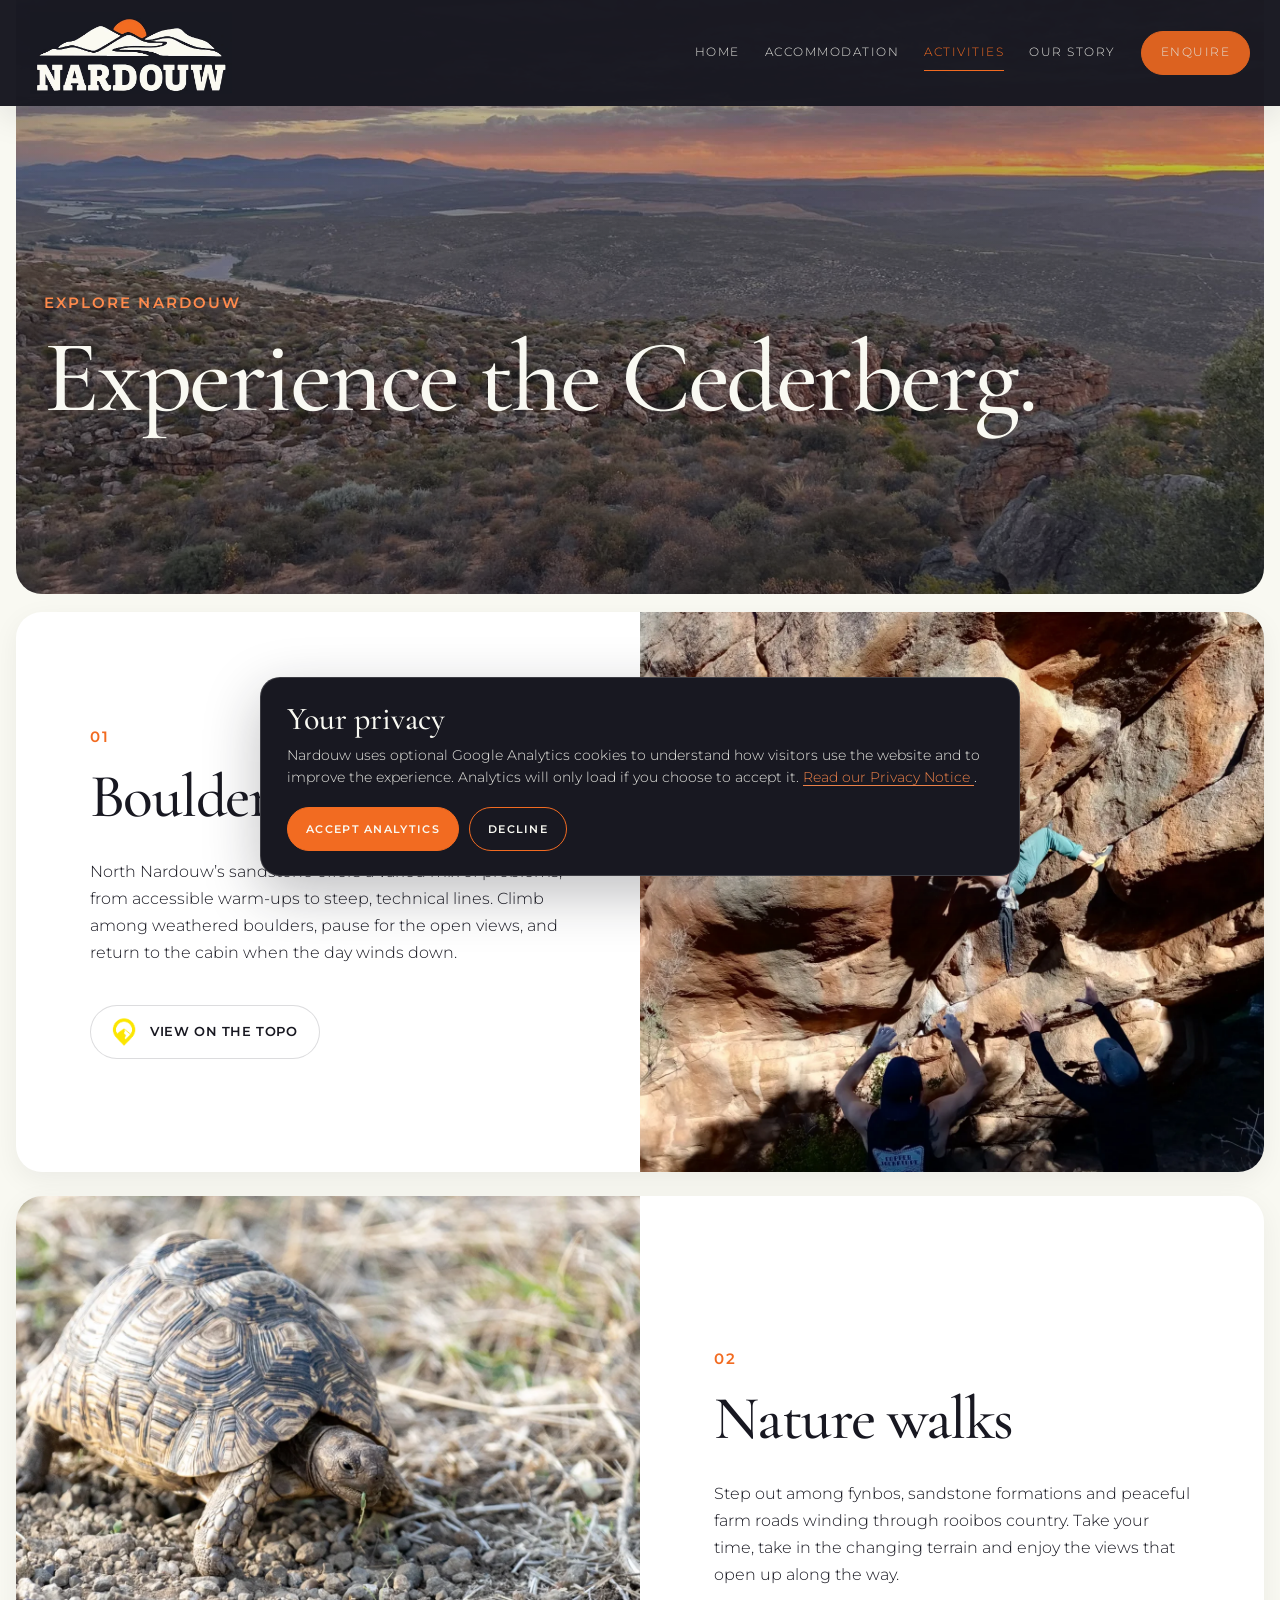
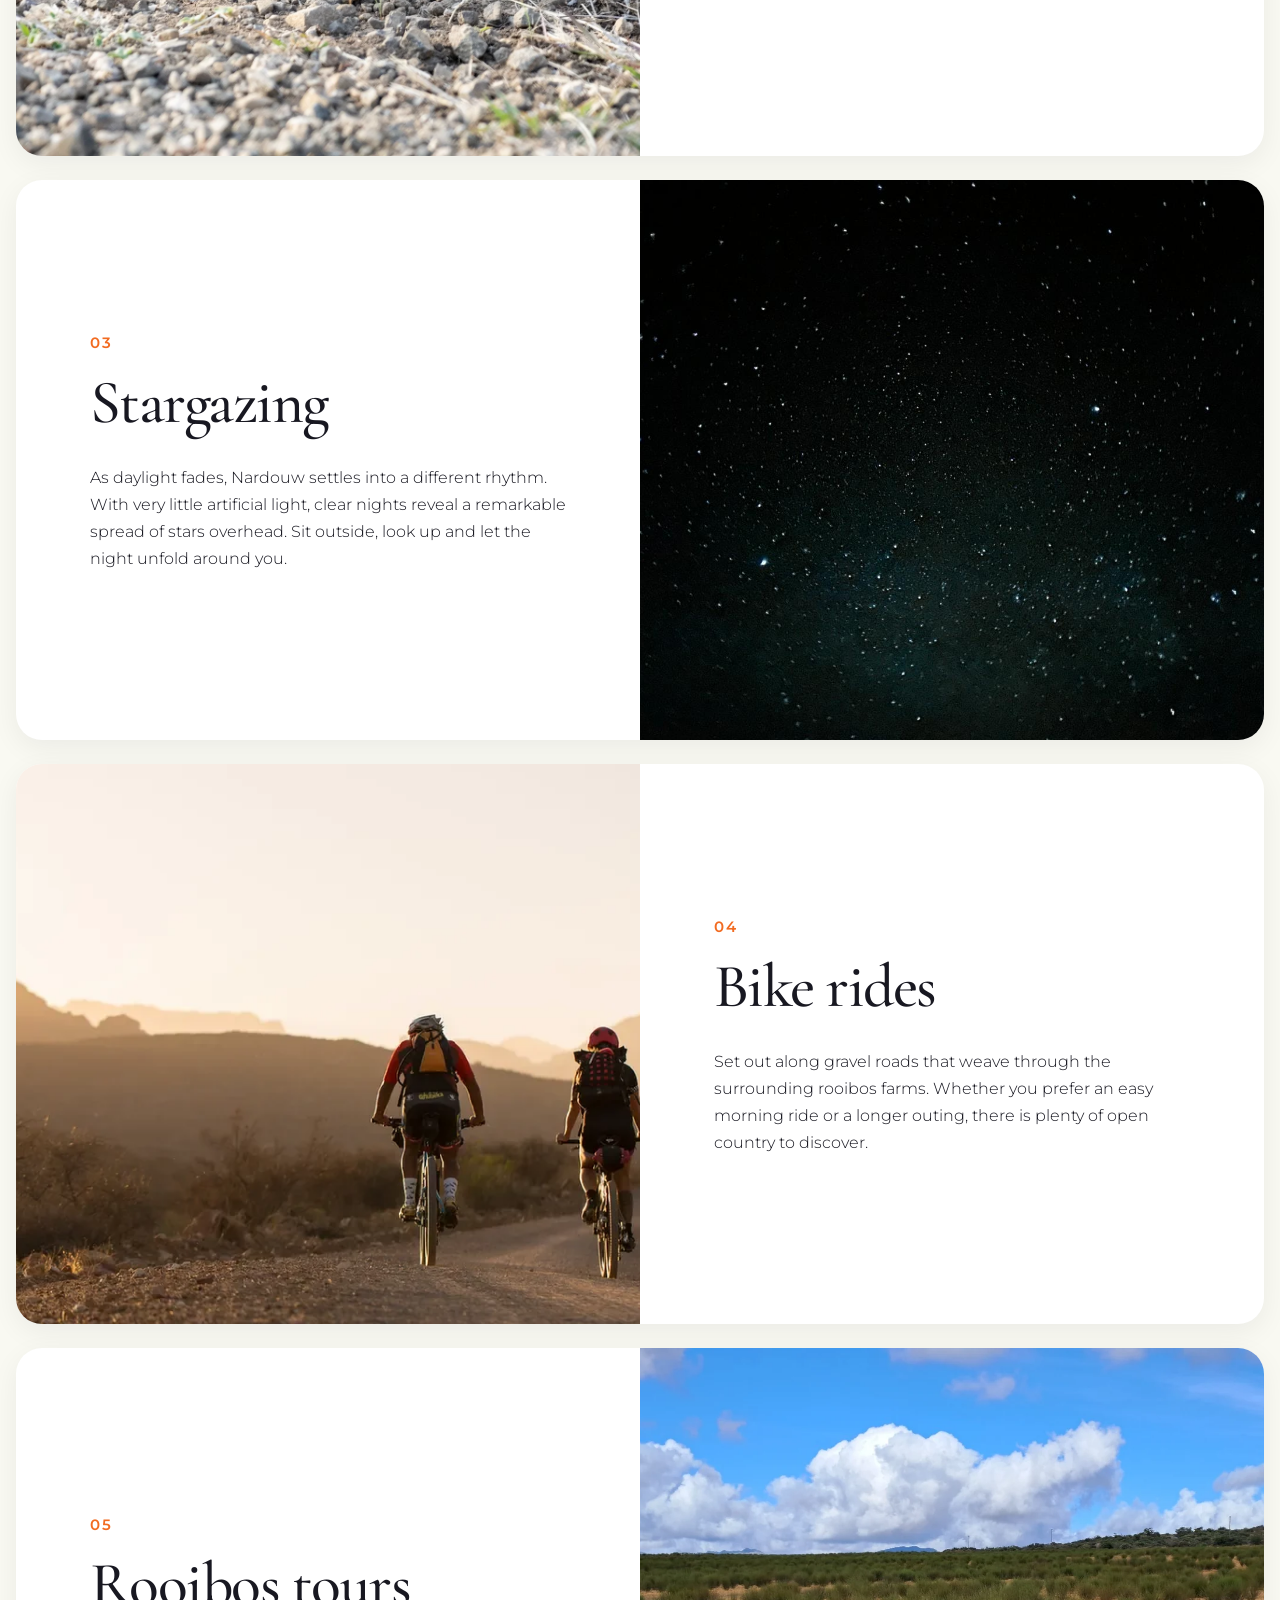
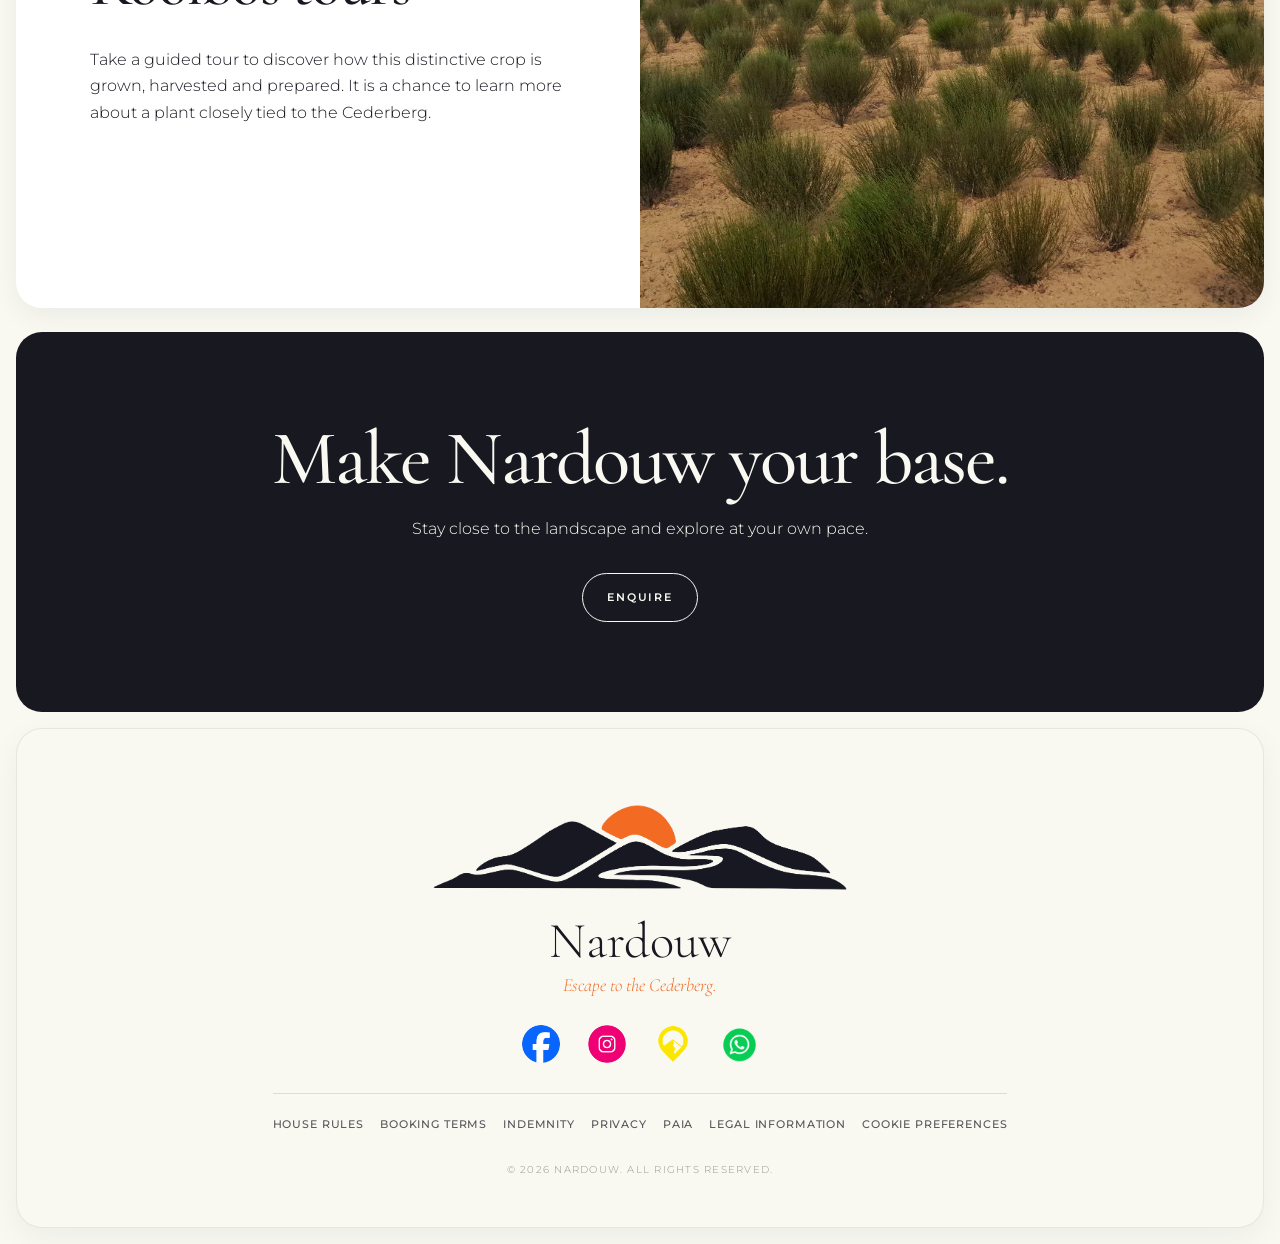
<file: activities.html>
<!DOCTYPE html>
<html lang="en"><head>
<meta charset="utf-8"/><meta content="width=device-width,initial-scale=1" name="viewport"/><title>Activities | Nardouw</title><meta content="Bouldering, nature walks, stargazing, bike rides and rooibos tours around Nardouw in the Cederberg." name="description"/><link href="styles.css" rel="stylesheet"/><link href="legal-site.css" rel="stylesheet"/><link href="activities-spacing.css?v=7" rel="stylesheet"/><style>.activity[id]{scroll-margin-top:96px}</style><link href="images/nardouw-mark.png" rel="icon" type="image/png"/><link href="https://nardouw.co.za/activities.html" rel="canonical"/><meta content="Nardouw" property="og:site_name"/><meta content="https://nardouw.co.za/activities.html" property="og:url"/><meta content="website" property="og:type"/><meta content="Activities | Nardouw" property="og:title"/><meta content="Bouldering, nature walks, stargazing, bike rides and rooibos tours around Nardouw in the Cederberg." property="og:description"/><meta content="https://nardouw.co.za/images/activities-hero-landscape.webp" property="og:image"/><meta content="Cederberg landscape at Nardouw" property="og:image:alt"/><meta content="summary_large_image" name="twitter:card"/><meta content="Activities | Nardouw" name="twitter:title"/><meta content="Bouldering, nature walks, stargazing, bike rides and rooibos tours around Nardouw in the Cederberg." name="twitter:description"/><meta content="https://nardouw.co.za/images/activities-hero-landscape.webp" name="twitter:image"/></head><body>
<header class="site-header"><div class="container nav"><a aria-label="Nardouw home" class="brand" href="index.html"><img alt="Nardouw" class="brand-logo-lockup" src="images/nardouw-logo-header.webp"/></a><button aria-expanded="false" aria-label="Open menu" class="menu-btn">☰</button><nav class="nav-links"><a href="index.html">Home</a><a href="accommodation.html">Accommodation</a><a class="active" href="activities.html">Activities</a><a href="our-story.html">Our Story</a><a class="nav-cta" href="enquire.html">Enquire</a></nav></div></header>
<main><section class="page-hero" style="--bg:url('images/activities-hero-landscape.webp')"><div class="container"><p class="eyebrow">Explore Nardouw</p><h1 class="display">Experience the Cederberg.</h1></div></section>
<section class="activity bouldering-activity" id="bouldering"><img alt="Bouldering on Nardouw sandstone" src="images/nardouw-bouldering.webp"/><div class="activity-copy"><p class="eyebrow">01</p><h2 class="display">Bouldering</h2><p>North Nardouw’s sandstone offers a varied mix of problems, from accessible warm-ups to steep, technical lines. Climb among weathered boulders, pause for the open views, and return to the cabin when the day winds down.</p><a class="crags-link" href="https://thetopo.com/crags/the-north-nardouw" target="_blank" rel="noopener noreferrer" aria-label="View North Nardouw on The Topo" title="View on The Topo"><img src="images/27crags-transparent.png" alt="" aria-hidden="true"/><span>View on The Topo</span></a></div></section>
<section class="activity" id="nature-walks"><img alt="Tortoise in the Cederberg landscape" src="images/tortoise.webp" loading="lazy" decoding="async"/><div class="activity-copy"><p class="eyebrow">02</p><h2 class="display">Nature walks</h2><p>Step out among fynbos, sandstone formations and peaceful farm roads winding through rooibos country. Take your time, take in the changing terrain and enjoy the views that open up along the way.</p></div></section>
<section class="activity" id="stargazing"><img alt="Star-filled night sky above Nardouw" src="images/stargazing.jpg" loading="lazy" decoding="async"/><div class="activity-copy"><p class="eyebrow">03</p><h2 class="display">Stargazing</h2><p>As daylight fades, Nardouw settles into a different rhythm. With very little artificial light, clear nights reveal a remarkable spread of stars overhead. Sit outside, look up and let the night unfold around you.</p></div></section>
<section class="activity" id="bike-rides"><img alt="Bike rides through Cederberg rooibos country" src="images/cycling.webp" loading="lazy" decoding="async"/><div class="activity-copy"><p class="eyebrow">04</p><h2 class="display">Bike rides</h2><p>Set out along gravel roads that weave through the surrounding rooibos farms. Whether you prefer an easy morning ride or a longer outing, there is plenty of open country to discover.</p></div></section>
<section class="activity" id="rooibos-tours"><img alt="Rooibos fields in the Cederberg" src="images/rooibos-field.webp" loading="lazy" decoding="async"/><div class="activity-copy"><p class="eyebrow">05</p><h2 class="display">Rooibos tours</h2><p>Take a guided tour to discover how this distinctive crop is grown, harvested and prepared. It is a chance to learn more about a plant closely tied to the Cederberg.</p></div></section>
<section class="cta-band"><div class="container"><h2 class="display">Make Nardouw your base.</h2><p>Stay close to the landscape and explore at your own pace.</p><a class="btn btn-light" href="enquire.html">Enquire</a></div></section></main>
<footer class="site-footer"><div class="container footer-inner">
  <img alt="Nardouw mountain and sun mark" class="footer-logo-mark" src="images/nardouw-footer-logo.png"/>
  <div class="footer-brand">Nardouw</div>
  <div class="footer-tag">Escape to the Cederberg.</div>
  <nav class="footer-social-icons" aria-label="Nardouw social links">
    <a class="footer-icon-link" href="https://www.facebook.com/Nardouw" target="_blank" rel="noopener noreferrer" aria-label="Nardouw on Facebook" title="Facebook"><img src="images/facebook.png" alt="Facebook"/></a>
    <a class="footer-icon-link" href="https://www.instagram.com/nardouwglamping/" target="_blank" rel="noopener noreferrer" aria-label="Nardouw on Instagram" title="Instagram"><img src="images/instagram.png" alt="Instagram"/></a>
    <a class="footer-icon-link" href="https://thetopo.com/crags/the-north-nardouw" target="_blank" rel="noopener noreferrer" aria-label="North Nardouw on The Topo" title="The Topo"><img src="images/27crags-transparent.png" alt="The Topo"/></a>
    <a class="footer-icon-link" href="https://wa.me/27836458334" target="_blank" rel="noopener noreferrer" aria-label="Chat with Nardouw on WhatsApp" title="WhatsApp"><img src="images/whatsapp.png" alt="WhatsApp"/></a>
  </nav>
  
  <nav class="footer-legal-links" aria-label="Guest and legal information">
    <a href="house-rules.html">House Rules</a>
    <a href="booking-terms.html">Booking Terms</a>
    <a href="documents/Nardouw_Guest_Indemnity_Form.pdf">Indemnity</a>
    <a href="privacy.html">Privacy</a>
    <a href="documents/Nardouw_PAIA_Manual.pdf">PAIA</a>
    <a href="legal.html">Legal Information</a>
  </nav>
  <div class="footer-meta">© 2026 Nardouw. All rights reserved.</div>
</div></footer><script src="script.js"></script></body></html>
</file>
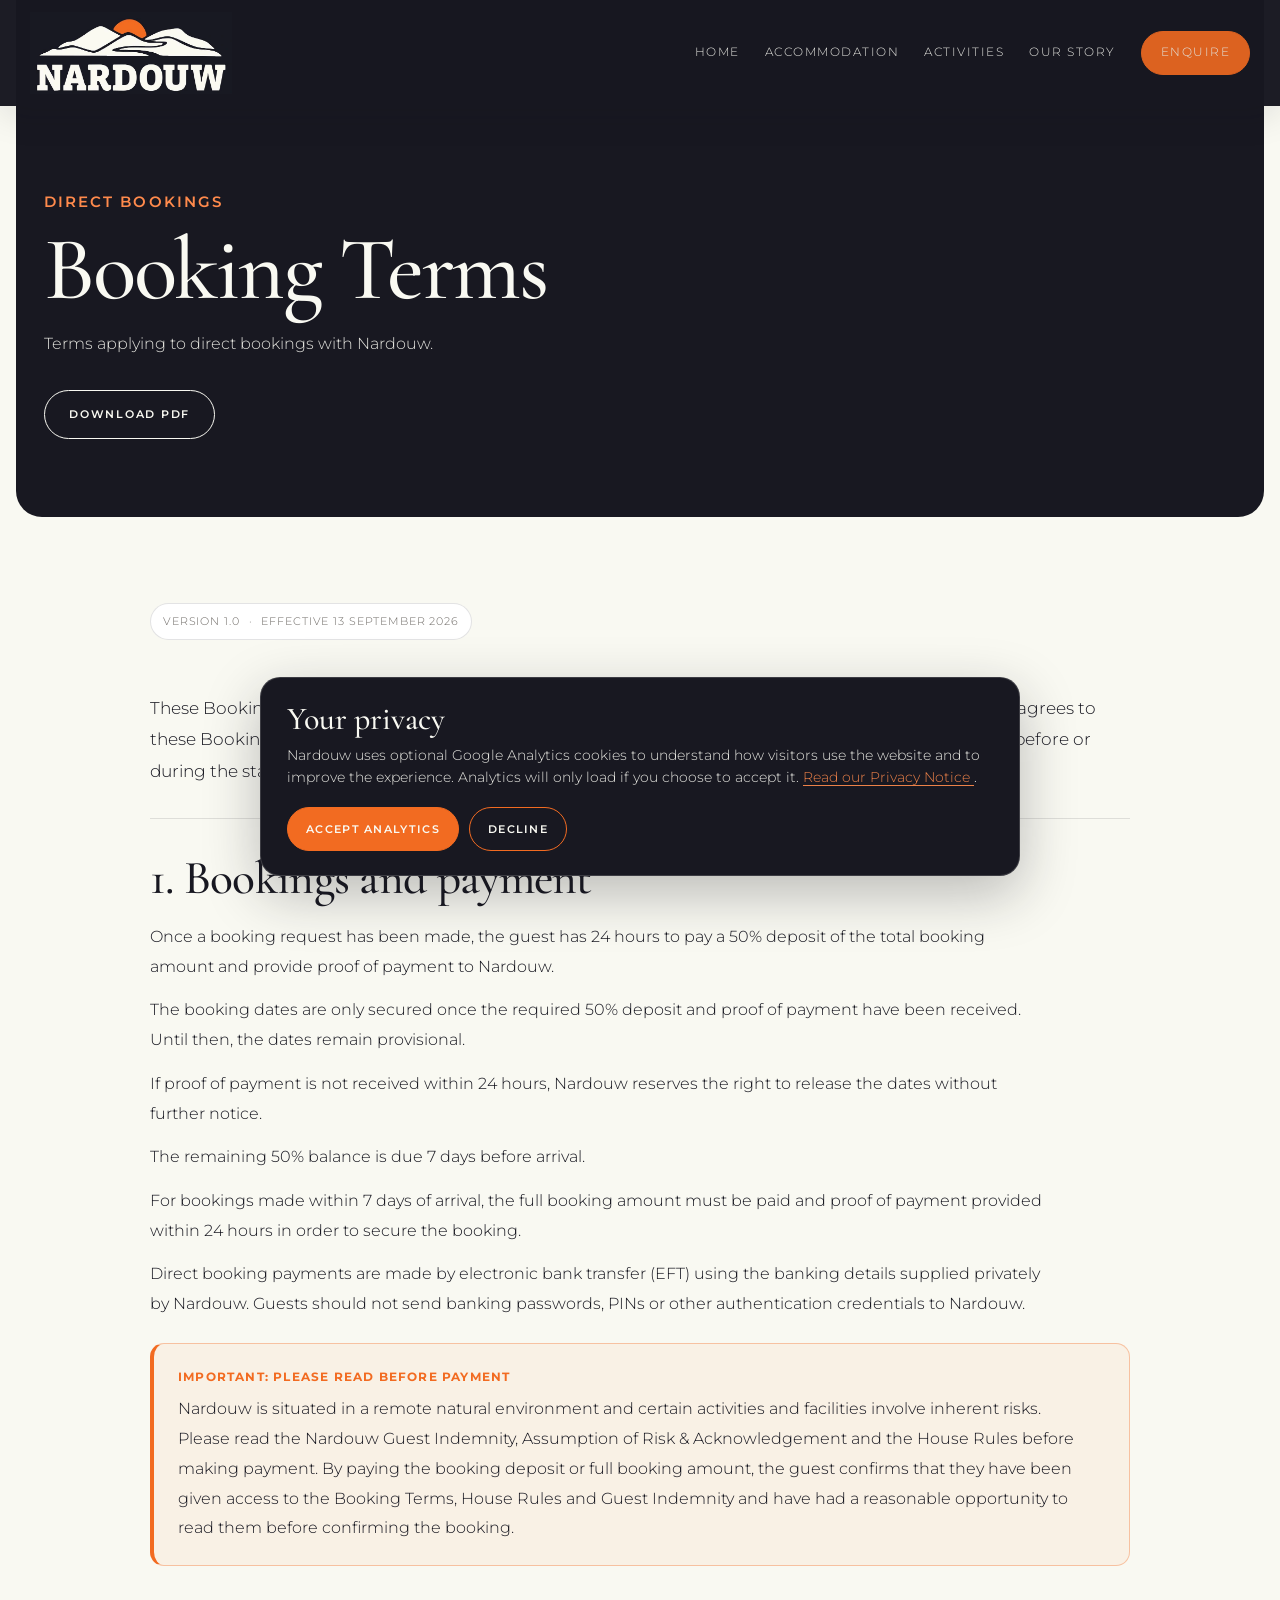
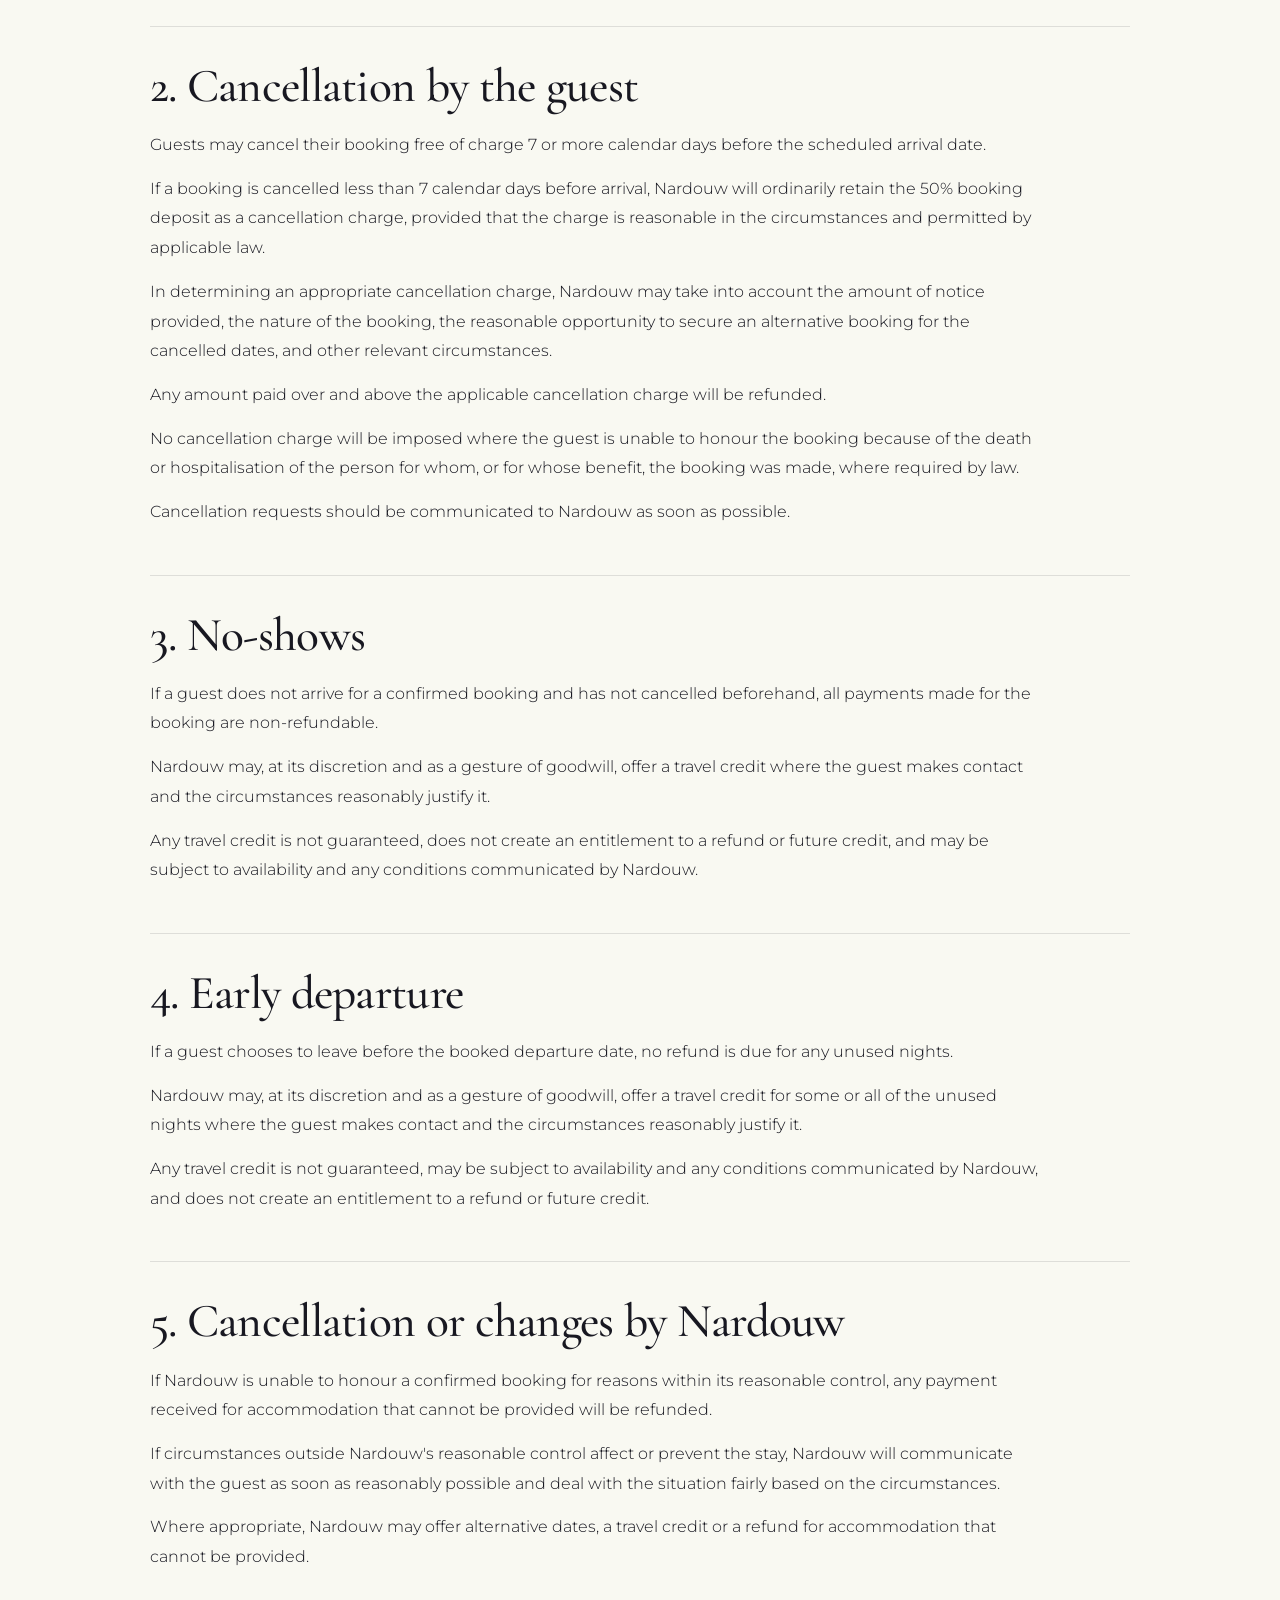
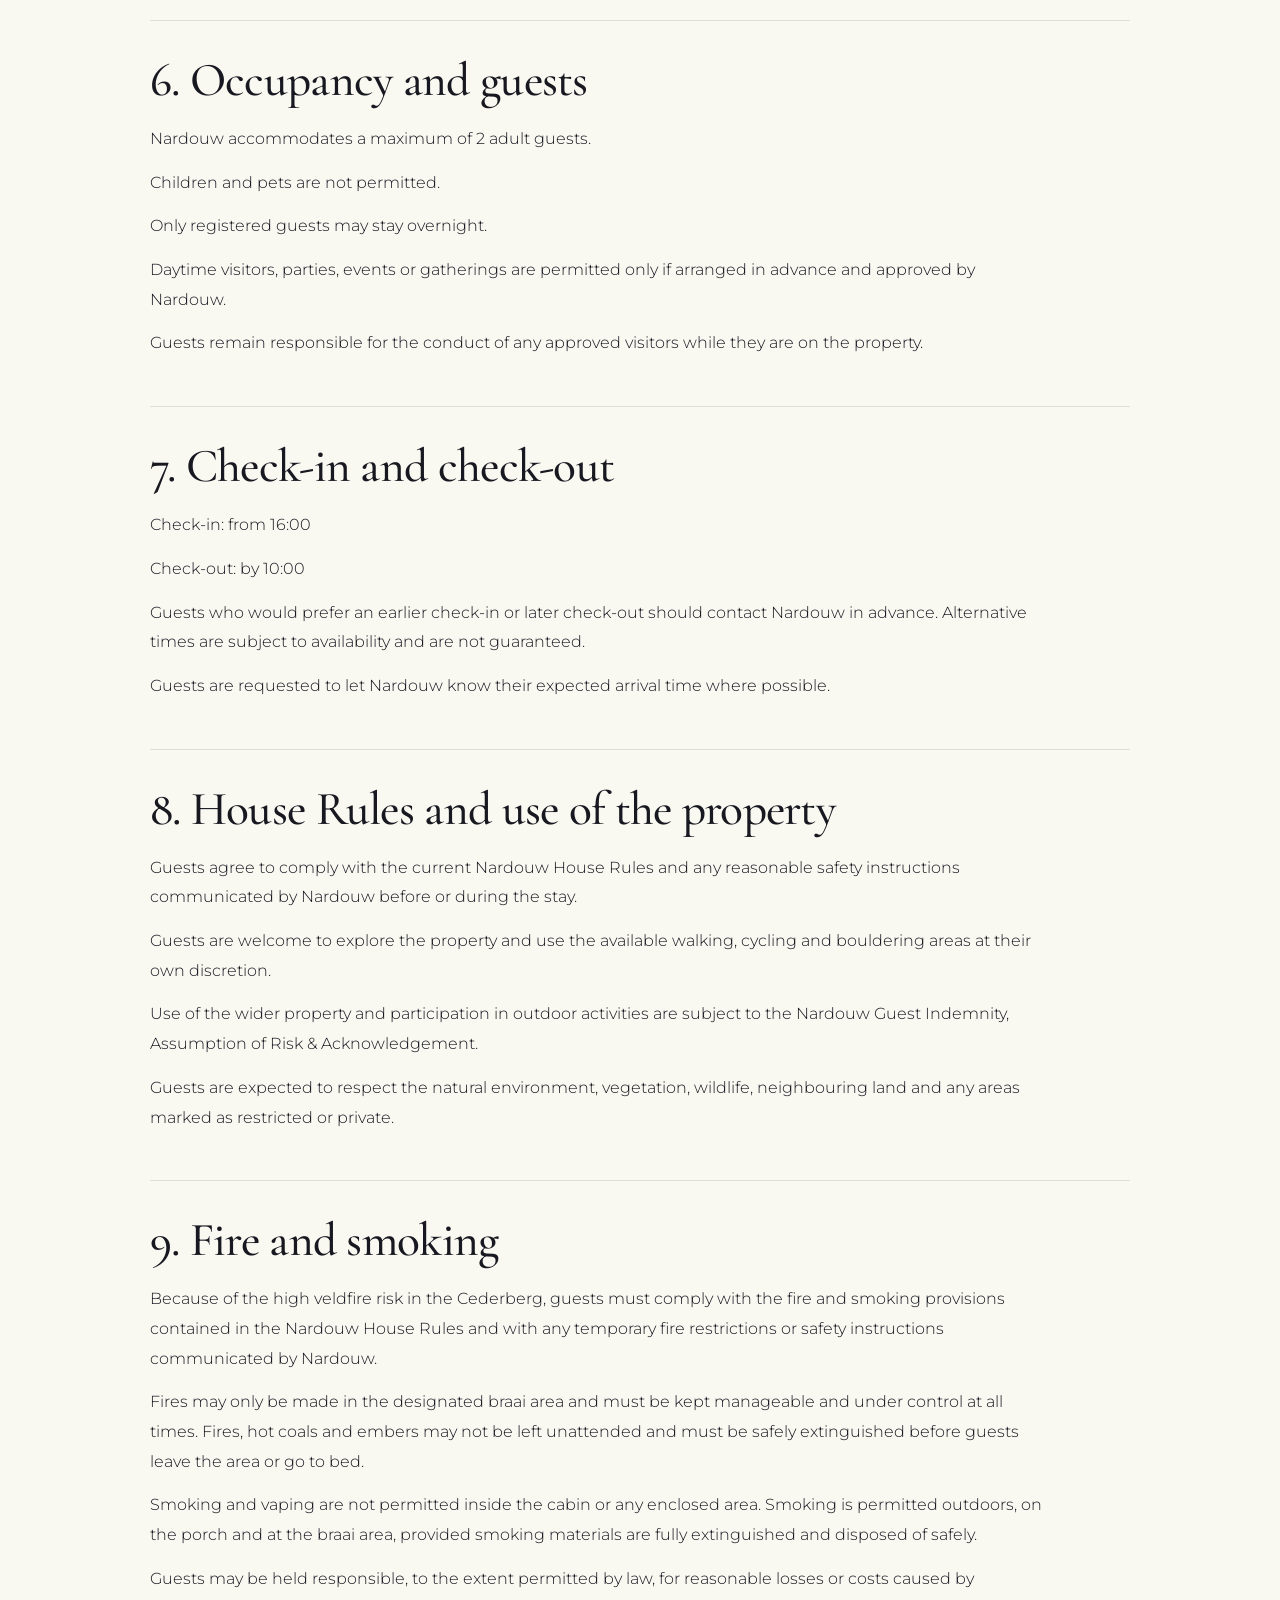
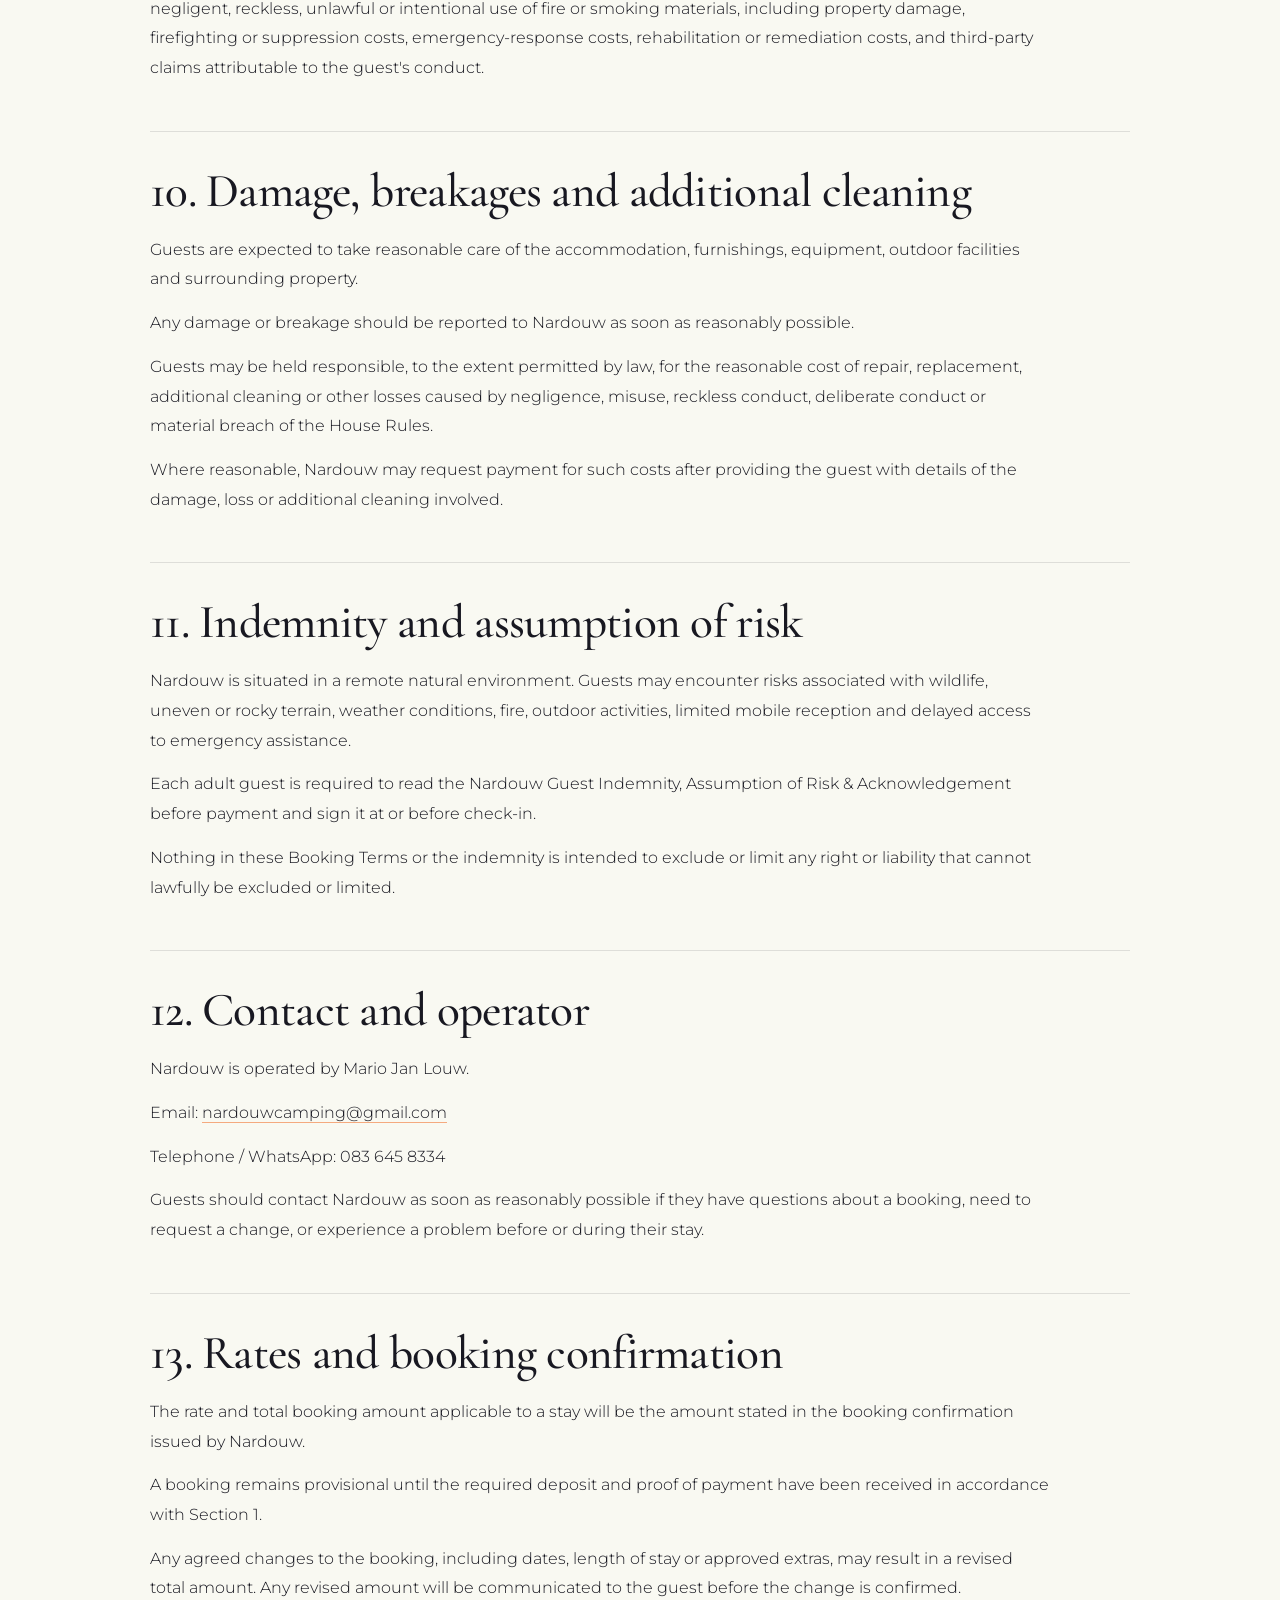
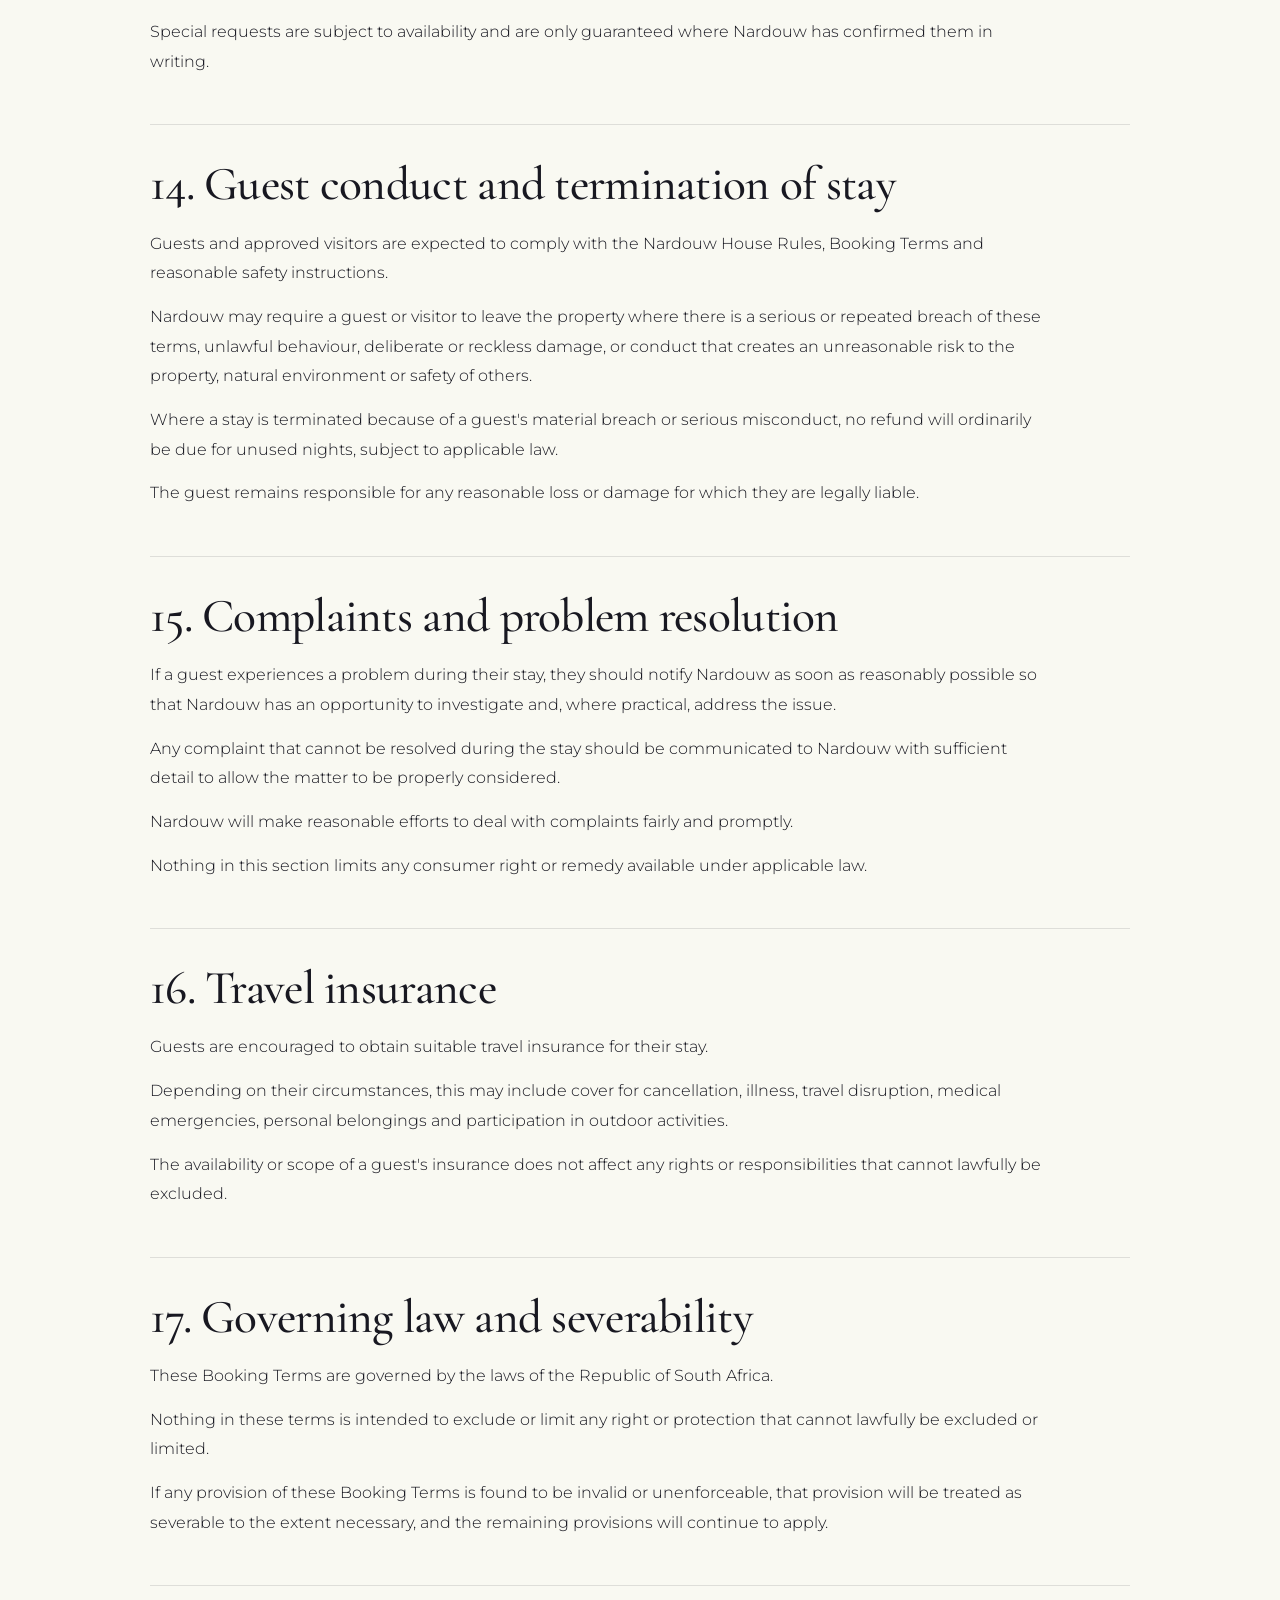
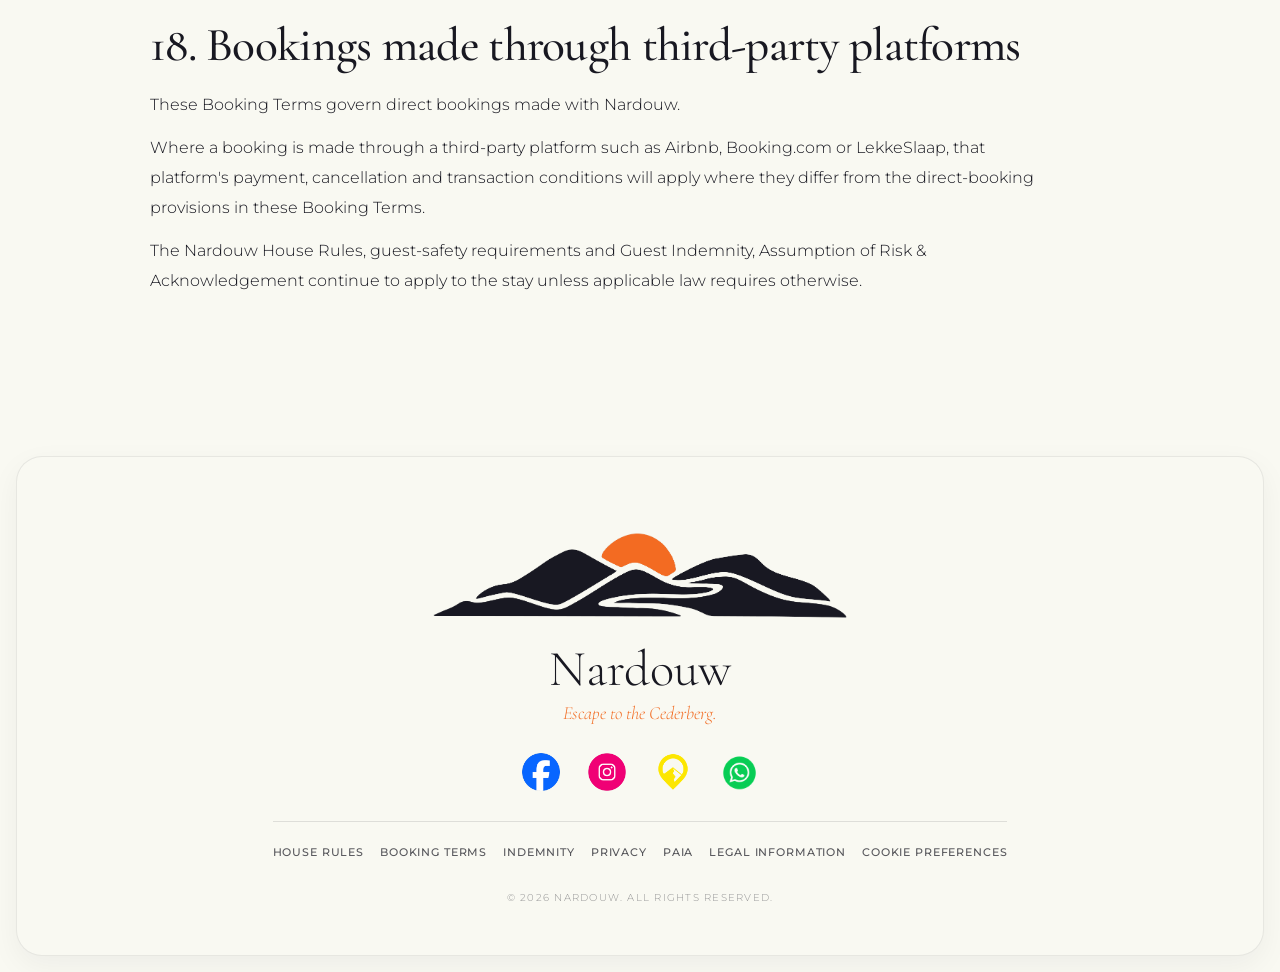
<file: booking-terms.html>
<!DOCTYPE html>
<html lang="en"><head>
<meta charset="utf-8"/><meta content="width=device-width,initial-scale=1" name="viewport"/>
<title>Booking Terms | Nardouw</title><meta content="Booking, payment, cancellation and guest terms for direct bookings with Nardouw." name="description"/>
<link href="styles.css" rel="stylesheet"/><link href="legal-site.css" rel="stylesheet"/><link href="images/nardouw-mark.png" rel="icon" type="image/png"/>
<link href="https://nardouw.co.za/booking-terms.html" rel="canonical"/><meta content="Nardouw" property="og:site_name"/><meta content="https://nardouw.co.za/booking-terms.html" property="og:url"/></head><body>
<header class="site-header"><div class="container nav"><a aria-label="Nardouw home" class="brand" href="index.html"><img alt="Nardouw" class="brand-logo-lockup" src="images/nardouw-logo-header.webp"/></a><button aria-expanded="false" aria-label="Open menu" class="menu-btn">☰</button><nav class="nav-links"><a href="index.html">Home</a><a href="accommodation.html">Accommodation</a><a href="activities.html">Activities</a><a href="our-story.html">Our Story</a><a class="nav-cta" href="enquire.html">Enquire</a></nav></div></header>
<main>
<section class="legal-hero"><div class="container"><p class="eyebrow">Direct bookings</p><h1 class="display">Booking Terms</h1><p>Terms applying to direct bookings with Nardouw.</p><a class="btn btn-light legal-download" href="documents/Nardouw_Booking_Terms.pdf" download>Download PDF</a></div></section>
<section class="section legal-page"><div class="container legal-layout"><article class="legal-content">
<div class="legal-version">Version 1.0 <span>·</span> Effective 13 September 2026</div>
<p>These Booking Terms apply to direct bookings made with Nardouw. By confirming a booking, the guest agrees to these Booking Terms, the Nardouw House Rules, and any reasonable safety instructions communicated before or during the stay.</p>
<section class="legal-section"><h2>1. Bookings and payment</h2><p>Once a booking request has been made, the guest has 24 hours to pay a 50% deposit of the total booking amount and provide proof of payment to Nardouw.</p>
<p>The booking dates are only secured once the required 50% deposit and proof of payment have been received. Until then, the dates remain provisional.</p>
<p>If proof of payment is not received within 24 hours, Nardouw reserves the right to release the dates without further notice.</p>
<p>The remaining 50% balance is due 7 days before arrival.</p>
<p>For bookings made within 7 days of arrival, the full booking amount must be paid and proof of payment provided within 24 hours in order to secure the booking.</p>
<p>Direct booking payments are made by electronic bank transfer (EFT) using the banking details supplied privately by Nardouw. Guests should not send banking passwords, PINs or other authentication credentials to Nardouw.</p><div class="legal-notice"><strong>Important: Please read before payment</strong><p>Nardouw is situated in a remote natural environment and certain activities and facilities involve inherent risks. Please read the Nardouw Guest Indemnity, Assumption of Risk &amp; Acknowledgement and the House Rules before making payment. By paying the booking deposit or full booking amount, the guest confirms that they have been given access to the Booking Terms, House Rules and Guest Indemnity and have had a reasonable opportunity to read them before confirming the booking.</p></div></section>
<section class="legal-section"><h2>2. Cancellation by the guest</h2><p>Guests may cancel their booking free of charge 7 or more calendar days before the scheduled arrival date.</p>
<p>If a booking is cancelled less than 7 calendar days before arrival, Nardouw will ordinarily retain the 50% booking deposit as a cancellation charge, provided that the charge is reasonable in the circumstances and permitted by applicable law.</p>
<p>In determining an appropriate cancellation charge, Nardouw may take into account the amount of notice provided, the nature of the booking, the reasonable opportunity to secure an alternative booking for the cancelled dates, and other relevant circumstances.</p>
<p>Any amount paid over and above the applicable cancellation charge will be refunded.</p>
<p>No cancellation charge will be imposed where the guest is unable to honour the booking because of the death or hospitalisation of the person for whom, or for whose benefit, the booking was made, where required by law.</p>
<p>Cancellation requests should be communicated to Nardouw as soon as possible.</p></section>
<section class="legal-section"><h2>3. No-shows</h2><p>If a guest does not arrive for a confirmed booking and has not cancelled beforehand, all payments made for the booking are non-refundable.</p>
<p>Nardouw may, at its discretion and as a gesture of goodwill, offer a travel credit where the guest makes contact and the circumstances reasonably justify it.</p>
<p>Any travel credit is not guaranteed, does not create an entitlement to a refund or future credit, and may be subject to availability and any conditions communicated by Nardouw.</p></section>
<section class="legal-section"><h2>4. Early departure</h2><p>If a guest chooses to leave before the booked departure date, no refund is due for any unused nights.</p>
<p>Nardouw may, at its discretion and as a gesture of goodwill, offer a travel credit for some or all of the unused nights where the guest makes contact and the circumstances reasonably justify it.</p>
<p>Any travel credit is not guaranteed, may be subject to availability and any conditions communicated by Nardouw, and does not create an entitlement to a refund or future credit.</p></section>
<section class="legal-section"><h2>5. Cancellation or changes by Nardouw</h2><p>If Nardouw is unable to honour a confirmed booking for reasons within its reasonable control, any payment received for accommodation that cannot be provided will be refunded.</p>
<p>If circumstances outside Nardouw&#x27;s reasonable control affect or prevent the stay, Nardouw will communicate with the guest as soon as reasonably possible and deal with the situation fairly based on the circumstances.</p>
<p>Where appropriate, Nardouw may offer alternative dates, a travel credit or a refund for accommodation that cannot be provided.</p></section>
<section class="legal-section"><h2>6. Occupancy and guests</h2><p>Nardouw accommodates a maximum of 2 adult guests.</p>
<p>Children and pets are not permitted.</p>
<p>Only registered guests may stay overnight.</p>
<p>Daytime visitors, parties, events or gatherings are permitted only if arranged in advance and approved by Nardouw.</p>
<p>Guests remain responsible for the conduct of any approved visitors while they are on the property.</p></section>
<section class="legal-section"><h2>7. Check-in and check-out</h2><p>Check-in: from 16:00</p>
<p>Check-out: by 10:00</p>
<p>Guests who would prefer an earlier check-in or later check-out should contact Nardouw in advance. Alternative times are subject to availability and are not guaranteed.</p>
<p>Guests are requested to let Nardouw know their expected arrival time where possible.</p></section>
<section class="legal-section"><h2>8. House Rules and use of the property</h2><p>Guests agree to comply with the current Nardouw House Rules and any reasonable safety instructions communicated by Nardouw before or during the stay.</p>
<p>Guests are welcome to explore the property and use the available walking, cycling and bouldering areas at their own discretion.</p>
<p>Use of the wider property and participation in outdoor activities are subject to the Nardouw Guest Indemnity, Assumption of Risk &amp; Acknowledgement.</p>
<p>Guests are expected to respect the natural environment, vegetation, wildlife, neighbouring land and any areas marked as restricted or private.</p></section>
<section class="legal-section"><h2>9. Fire and smoking</h2><p>Because of the high veldfire risk in the Cederberg, guests must comply with the fire and smoking provisions contained in the Nardouw House Rules and with any temporary fire restrictions or safety instructions communicated by Nardouw.</p>
<p>Fires may only be made in the designated braai area and must be kept manageable and under control at all times. Fires, hot coals and embers may not be left unattended and must be safely extinguished before guests leave the area or go to bed.</p>
<p>Smoking and vaping are not permitted inside the cabin or any enclosed area. Smoking is permitted outdoors, on the porch and at the braai area, provided smoking materials are fully extinguished and disposed of safely.</p>
<p>Guests may be held responsible, to the extent permitted by law, for reasonable losses or costs caused by negligent, reckless, unlawful or intentional use of fire or smoking materials, including property damage, firefighting or suppression costs, emergency-response costs, rehabilitation or remediation costs, and third-party claims attributable to the guest&#x27;s conduct.</p></section>
<section class="legal-section"><h2>10. Damage, breakages and additional cleaning</h2><p>Guests are expected to take reasonable care of the accommodation, furnishings, equipment, outdoor facilities and surrounding property.</p>
<p>Any damage or breakage should be reported to Nardouw as soon as reasonably possible.</p>
<p>Guests may be held responsible, to the extent permitted by law, for the reasonable cost of repair, replacement, additional cleaning or other losses caused by negligence, misuse, reckless conduct, deliberate conduct or material breach of the House Rules.</p>
<p>Where reasonable, Nardouw may request payment for such costs after providing the guest with details of the damage, loss or additional cleaning involved.</p></section>
<section class="legal-section"><h2>11. Indemnity and assumption of risk</h2><p>Nardouw is situated in a remote natural environment. Guests may encounter risks associated with wildlife, uneven or rocky terrain, weather conditions, fire, outdoor activities, limited mobile reception and delayed access to emergency assistance.</p>
<p>Each adult guest is required to read the Nardouw Guest Indemnity, Assumption of Risk &amp; Acknowledgement before payment and sign it at or before check-in.</p>
<p>Nothing in these Booking Terms or the indemnity is intended to exclude or limit any right or liability that cannot lawfully be excluded or limited.</p></section>
<section class="legal-section"><h2>12. Contact and operator</h2><p>Nardouw is operated by Mario Jan Louw.</p>
<p>Email: <a href="mailto:nardouwcamping@gmail.com">nardouwcamping@gmail.com</a></p>
<p>Telephone / WhatsApp: 083 645 8334</p>
<p>Guests should contact Nardouw as soon as reasonably possible if they have questions about a booking, need to request a change, or experience a problem before or during their stay.</p></section>
<section class="legal-section"><h2>13. Rates and booking confirmation</h2><p>The rate and total booking amount applicable to a stay will be the amount stated in the booking confirmation issued by Nardouw.</p>
<p>A booking remains provisional until the required deposit and proof of payment have been received in accordance with Section 1.</p>
<p>Any agreed changes to the booking, including dates, length of stay or approved extras, may result in a revised total amount. Any revised amount will be communicated to the guest before the change is confirmed.</p>
<p>Special requests are subject to availability and are only guaranteed where Nardouw has confirmed them in writing.</p></section>
<section class="legal-section"><h2>14. Guest conduct and termination of stay</h2><p>Guests and approved visitors are expected to comply with the Nardouw House Rules, Booking Terms and reasonable safety instructions.</p>
<p>Nardouw may require a guest or visitor to leave the property where there is a serious or repeated breach of these terms, unlawful behaviour, deliberate or reckless damage, or conduct that creates an unreasonable risk to the property, natural environment or safety of others.</p>
<p>Where a stay is terminated because of a guest&#x27;s material breach or serious misconduct, no refund will ordinarily be due for unused nights, subject to applicable law.</p>
<p>The guest remains responsible for any reasonable loss or damage for which they are legally liable.</p></section>
<section class="legal-section"><h2>15. Complaints and problem resolution</h2><p>If a guest experiences a problem during their stay, they should notify Nardouw as soon as reasonably possible so that Nardouw has an opportunity to investigate and, where practical, address the issue.</p>
<p>Any complaint that cannot be resolved during the stay should be communicated to Nardouw with sufficient detail to allow the matter to be properly considered.</p>
<p>Nardouw will make reasonable efforts to deal with complaints fairly and promptly.</p>
<p>Nothing in this section limits any consumer right or remedy available under applicable law.</p></section>
<section class="legal-section"><h2>16. Travel insurance</h2><p>Guests are encouraged to obtain suitable travel insurance for their stay.</p>
<p>Depending on their circumstances, this may include cover for cancellation, illness, travel disruption, medical emergencies, personal belongings and participation in outdoor activities.</p>
<p>The availability or scope of a guest&#x27;s insurance does not affect any rights or responsibilities that cannot lawfully be excluded.</p></section>
<section class="legal-section"><h2>17. Governing law and severability</h2><p>These Booking Terms are governed by the laws of the Republic of South Africa.</p>
<p>Nothing in these terms is intended to exclude or limit any right or protection that cannot lawfully be excluded or limited.</p>
<p>If any provision of these Booking Terms is found to be invalid or unenforceable, that provision will be treated as severable to the extent necessary, and the remaining provisions will continue to apply.</p></section>
<section class="legal-section"><h2>18. Bookings made through third-party platforms</h2><p>These Booking Terms govern direct bookings made with Nardouw.</p>
<p>Where a booking is made through a third-party platform such as Airbnb, Booking.com or LekkeSlaap, that platform&#x27;s payment, cancellation and transaction conditions will apply where they differ from the direct-booking provisions in these Booking Terms.</p>
<p>The Nardouw House Rules, guest-safety requirements and Guest Indemnity, Assumption of Risk &amp; Acknowledgement continue to apply to the stay unless applicable law requires otherwise.</p></section>
</article></div></section>
</main>
<footer class="site-footer"><div class="container footer-inner">
  <img alt="Nardouw mountain and sun mark" class="footer-logo-mark" src="images/nardouw-footer-logo.png"/>
  <div class="footer-brand">Nardouw</div>
  <div class="footer-tag">Escape to the Cederberg.</div>
  <nav class="footer-social-icons" aria-label="Nardouw social links">
    <a class="footer-icon-link" href="https://www.facebook.com/Nardouw" target="_blank" rel="noopener noreferrer" aria-label="Nardouw on Facebook" title="Facebook"><img src="images/facebook.png" alt="Facebook"/></a>
    <a class="footer-icon-link" href="https://www.instagram.com/nardouwglamping/" target="_blank" rel="noopener noreferrer" aria-label="Nardouw on Instagram" title="Instagram"><img src="images/instagram.png" alt="Instagram"/></a>
    <a class="footer-icon-link" href="https://thetopo.com/crags/the-north-nardouw" target="_blank" rel="noopener noreferrer" aria-label="North Nardouw on The Topo" title="The Topo"><img src="images/27crags-transparent.png" alt="The Topo"/></a>
    <a class="footer-icon-link" href="https://wa.me/27836458334" target="_blank" rel="noopener noreferrer" aria-label="Chat with Nardouw on WhatsApp" title="WhatsApp"><img src="images/whatsapp.png" alt="WhatsApp"/></a>
  </nav>
  <nav class="footer-legal-links" aria-label="Guest and legal information">
    <a href="house-rules.html">House Rules</a>
    <a href="booking-terms.html">Booking Terms</a>
    <a href="documents/Nardouw_Guest_Indemnity_Form.pdf">Indemnity</a>
    <a href="privacy.html">Privacy</a>
    <a href="documents/Nardouw_PAIA_Manual.pdf">PAIA</a>
    <a href="legal.html">Legal Information</a>
  </nav>
  <div class="footer-meta">© 2026 Nardouw. All rights reserved.</div>
</div></footer><script src="script.js"></script></body></html>
</file>
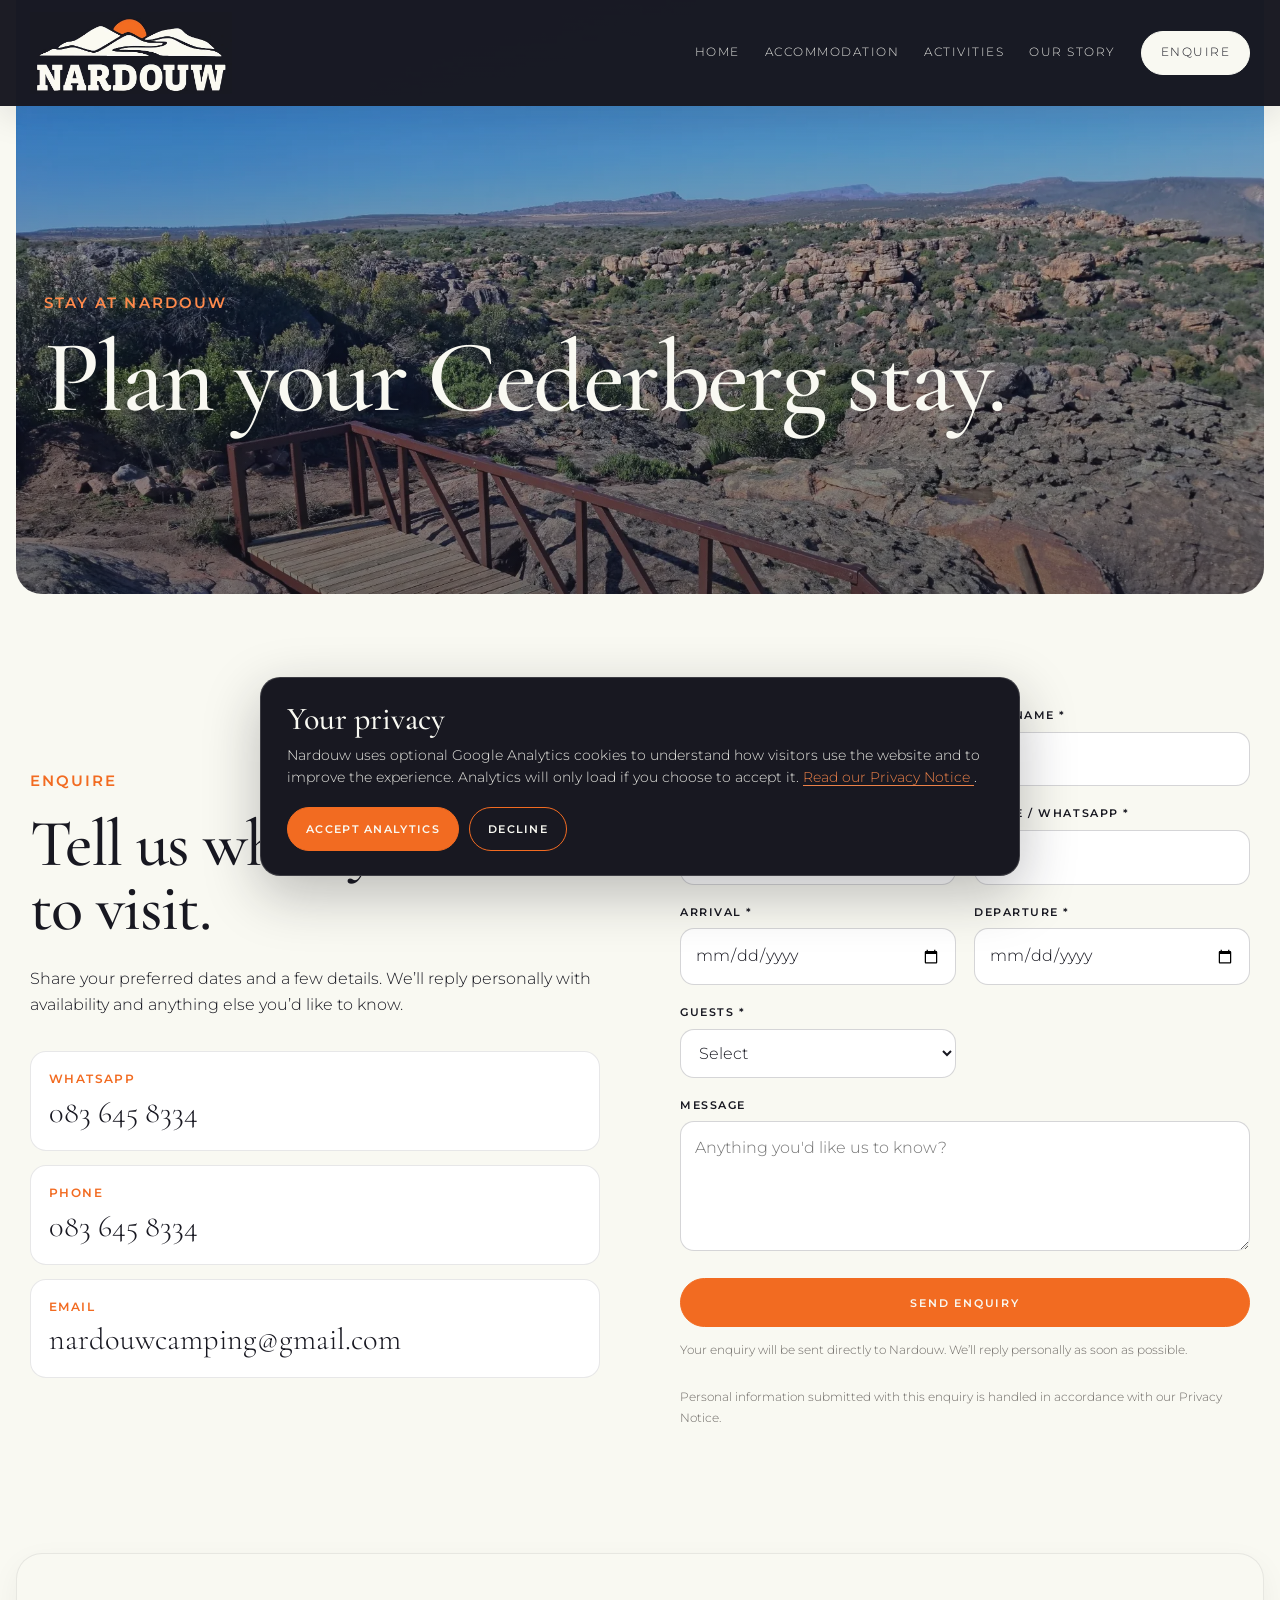
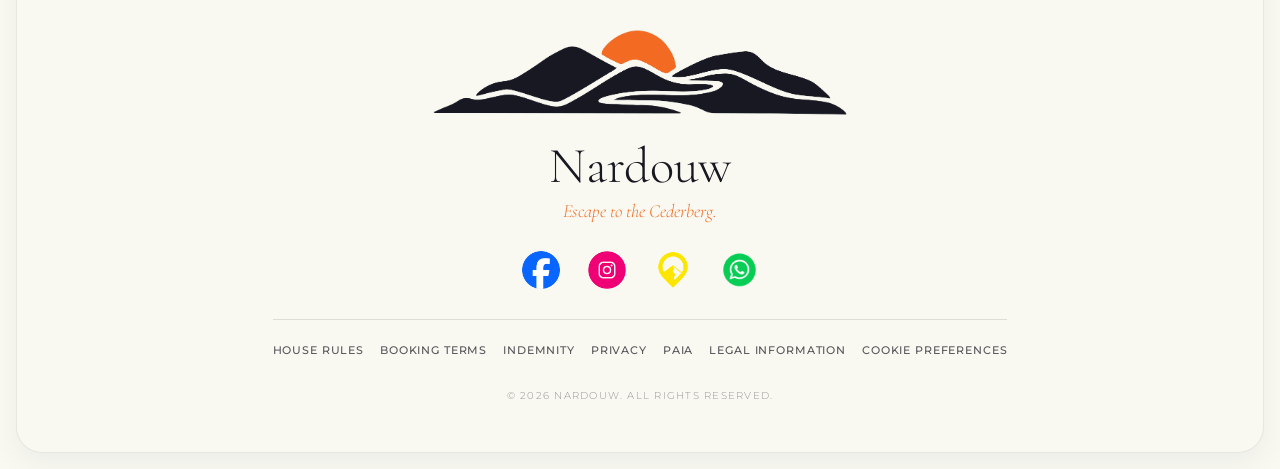
<file: contact.html>
<!DOCTYPE html>
<html lang="en">
<head>

  <meta charset="utf-8">
  <meta name="viewport" content="width=device-width,initial-scale=1">
  <title>Enquire | Nardouw</title>
  <meta http-equiv="refresh" content="0; url=enquire.html">
  <link rel="canonical" href="https://nardouw.co.za/enquire.html">
  <script>window.location.replace("enquire.html");</script>
</head>
<body>
  <p>Redirecting to <a href="enquire.html">Enquire</a>…</p>
</body>
</html>
</file>
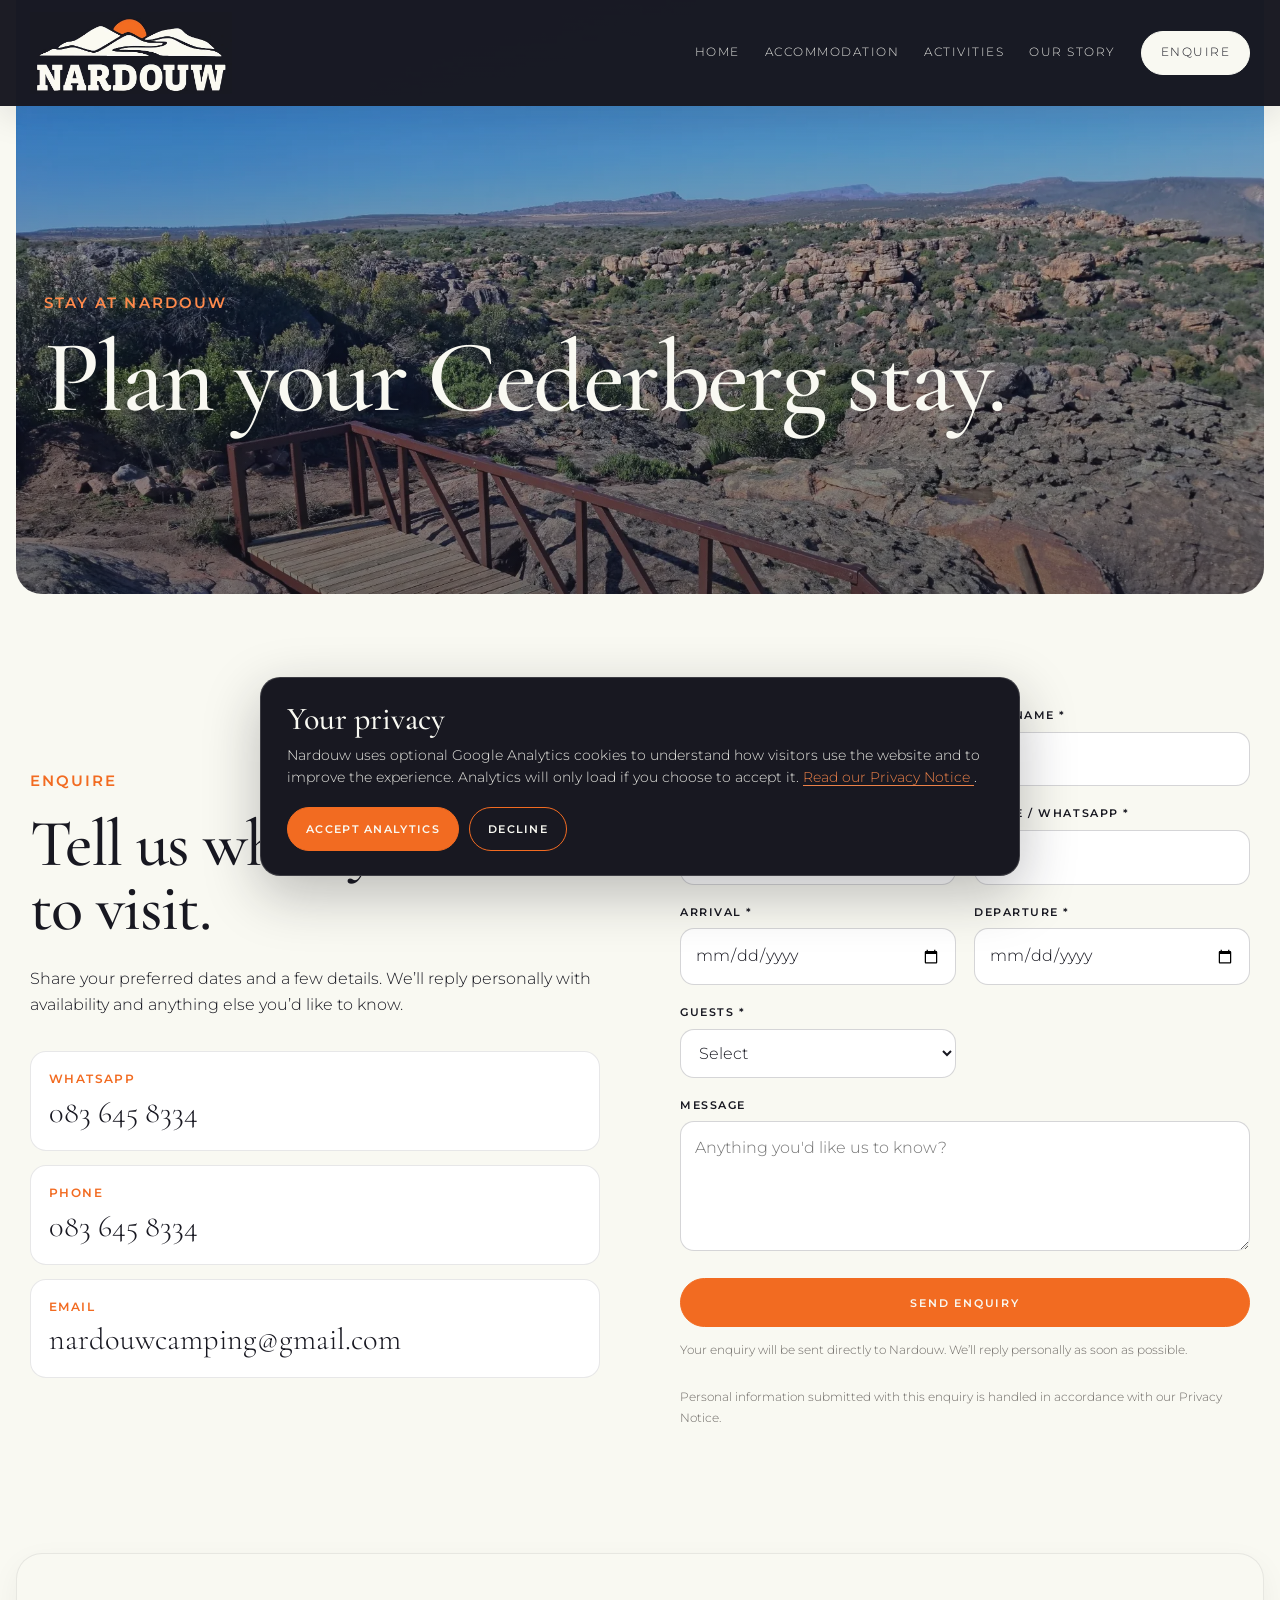
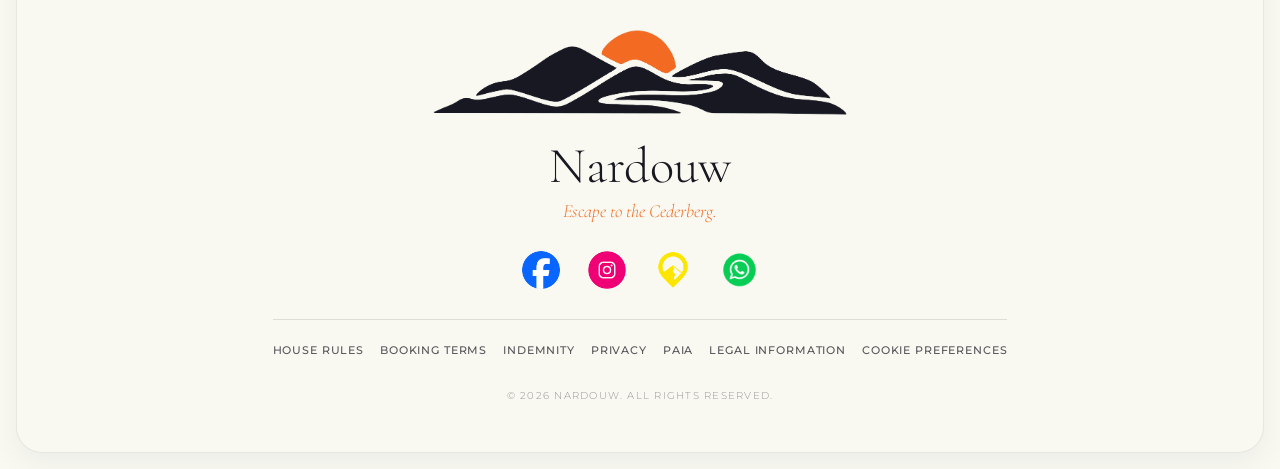
<file: enquire.html>
<!DOCTYPE html>

<html lang="en"><head>
<meta charset="utf-8"/><meta content="width=device-width,initial-scale=1" name="viewport"/><title>Enquire | Nardouw</title><meta content="Enquire about a stay at Nardouw in the Cederberg." name="description"/><link href="styles.css" rel="stylesheet"/><link href="legal-site.css" rel="stylesheet"/><link href="images/nardouw-mark.png" rel="icon" type="image/png"/><link href="https://nardouw.co.za/enquire.html" rel="canonical"/><meta content="Nardouw" property="og:site_name"/><meta content="https://nardouw.co.za/enquire.html" property="og:url"/><meta content="website" property="og:type"/><meta content="Enquire | Nardouw" property="og:title"/><meta content="Enquire about a stay at Nardouw in the Cederberg." property="og:description"/><meta content="https://nardouw.co.za/images/enquire-hero-bridge.webp" property="og:image"/><meta content="View across the Cederberg from Nardouw" property="og:image:alt"/><meta content="summary_large_image" name="twitter:card"/><meta content="Enquire | Nardouw" name="twitter:title"/><meta content="Enquire about a stay at Nardouw in the Cederberg." name="twitter:description"/><meta content="https://nardouw.co.za/images/enquire-hero-bridge.webp" name="twitter:image"/></head><body>
<header class="site-header"><div class="container nav"><a aria-label="Nardouw home" class="brand" href="index.html"><img alt="Nardouw" class="brand-logo-lockup" src="images/nardouw-logo-header.webp"/></a><button aria-expanded="false" aria-label="Open menu" class="menu-btn">☰</button><nav class="nav-links"><a href="index.html">Home</a><a href="accommodation.html">Accommodation</a><a href="activities.html">Activities</a><a href="our-story.html">Our Story</a><a class="nav-cta active" href="enquire.html">Enquire</a></nav></div></header>
<main><section class="page-hero" style="--bg:url('images/enquire-hero-bridge.webp');background-position:center 20%"><div class="container"><p class="eyebrow">Stay at Nardouw</p><h1 class="display">Plan your Cederberg stay.</h1></div></section>
<section class="section"><div class="container contact-grid"><div><p class="eyebrow">Enquire</p><h2 class="display">Tell us when you’d like to visit.</h2><p>Share your preferred dates and a few details. We’ll reply personally with availability and anything else you’d like to know.</p><div class="contact-list"><div class="contact-item"><small>WhatsApp</small><a href="https://wa.me/27836458334">083 645 8334</a></div><div class="contact-item"><small>Phone</small><a href="tel:+27836458334">083 645 8334</a></div><div class="contact-item"><small>Email</small><a href="mailto:nardouwcamping@gmail.com">nardouwcamping@gmail.com</a></div></div></div>
<form action="https://formsubmit.co/3aba98ba915667a24ce6fb5428413580" class="form" id="enquiry-form" method="POST"><input autocomplete="off" name="_honey" style="display:none" tabindex="-1" type="text"/><input name="_subject" type="hidden" value="New Nardouw website enquiry"/><input name="_next" type="hidden" value="https://nardouw.co.za/success.html"/><input name="_template" type="hidden" value="table"/><input name="_url" type="hidden" value="https://nardouw.co.za/enquire.html"/>
<input name="form-name" type="hidden" value="nardouw-enquiry"/>
<input name="subject" type="hidden" value="New Nardouw stay enquiry"/>
<p aria-hidden="true" class="honeypot"><label>Leave this field empty: </label></p><div class="field"><label for="firstName">First name *</label><input autocomplete="given-name" id="firstName" name="firstName" required=""/></div><div class="field"><label for="lastName">Last name *</label><input autocomplete="family-name" id="lastName" name="lastName" required=""/></div><div class="field"><label for="email">Email *</label><input autocomplete="email" id="email" name="email" required="" type="email"/></div><div class="field"><label for="phone">Phone / WhatsApp *</label><input autocomplete="tel" id="phone" name="phone" required="" type="tel"/></div><div class="field"><label for="arrival">Arrival *</label><input id="arrival" name="arrival" required="" type="date"/></div><div class="field"><label for="departure">Departure *</label><input id="departure" name="departure" required="" type="date"/></div><div class="field"><label for="guests">Guests *</label><select id="guests" name="guests" required=""><option value="">Select</option><option value="1">1 guest</option><option value="2">2 guests</option></select></div><div class="field full"><label for="message">Message</label><textarea id="message" name="message" placeholder="Anything you'd like us to know?"></textarea></div><div class="field full"><button class="btn btn-solid" type="submit">Send enquiry</button><p class="form-note">Your enquiry will be sent directly to Nardouw. We’ll reply personally as soon as possible.</p><p class="form-note">Personal information submitted with this enquiry is handled in accordance with our <a href="privacy.html">Privacy Notice</a>.</p></div></form></div></section></main>
<footer class="site-footer"><div class="container footer-inner">
  <img alt="Nardouw mountain and sun mark" class="footer-logo-mark" src="images/nardouw-footer-logo.png"/>
  <div class="footer-brand">Nardouw</div>
  <div class="footer-tag">Escape to the Cederberg.</div>
  <nav class="footer-social-icons" aria-label="Nardouw social links">
    <a class="footer-icon-link" href="https://www.facebook.com/Nardouw" target="_blank" rel="noopener noreferrer" aria-label="Nardouw on Facebook" title="Facebook"><img src="images/facebook.png" alt="Facebook"/></a>
    <a class="footer-icon-link" href="https://www.instagram.com/nardouwglamping/" target="_blank" rel="noopener noreferrer" aria-label="Nardouw on Instagram" title="Instagram"><img src="images/instagram.png" alt="Instagram"/></a>
    <a class="footer-icon-link" href="https://thetopo.com/crags/the-north-nardouw" target="_blank" rel="noopener noreferrer" aria-label="North Nardouw on The Topo" title="The Topo"><img src="images/27crags-transparent.png" alt="The Topo"/></a>
    <a class="footer-icon-link" href="https://wa.me/27836458334" target="_blank" rel="noopener noreferrer" aria-label="Chat with Nardouw on WhatsApp" title="WhatsApp"><img src="images/whatsapp.png" alt="WhatsApp"/></a>
  </nav>
  
  <nav class="footer-legal-links" aria-label="Guest and legal information">
    <a href="house-rules.html">House Rules</a>
    <a href="booking-terms.html">Booking Terms</a>
    <a href="documents/Nardouw_Guest_Indemnity_Form.pdf">Indemnity</a>
    <a href="privacy.html">Privacy</a>
    <a href="documents/Nardouw_PAIA_Manual.pdf">PAIA</a>
    <a href="legal.html">Legal Information</a>
  </nav>
  <div class="footer-meta">© 2026 Nardouw. All rights reserved.</div>
</div></footer><script src="script.js"></script></body></html>
</file>
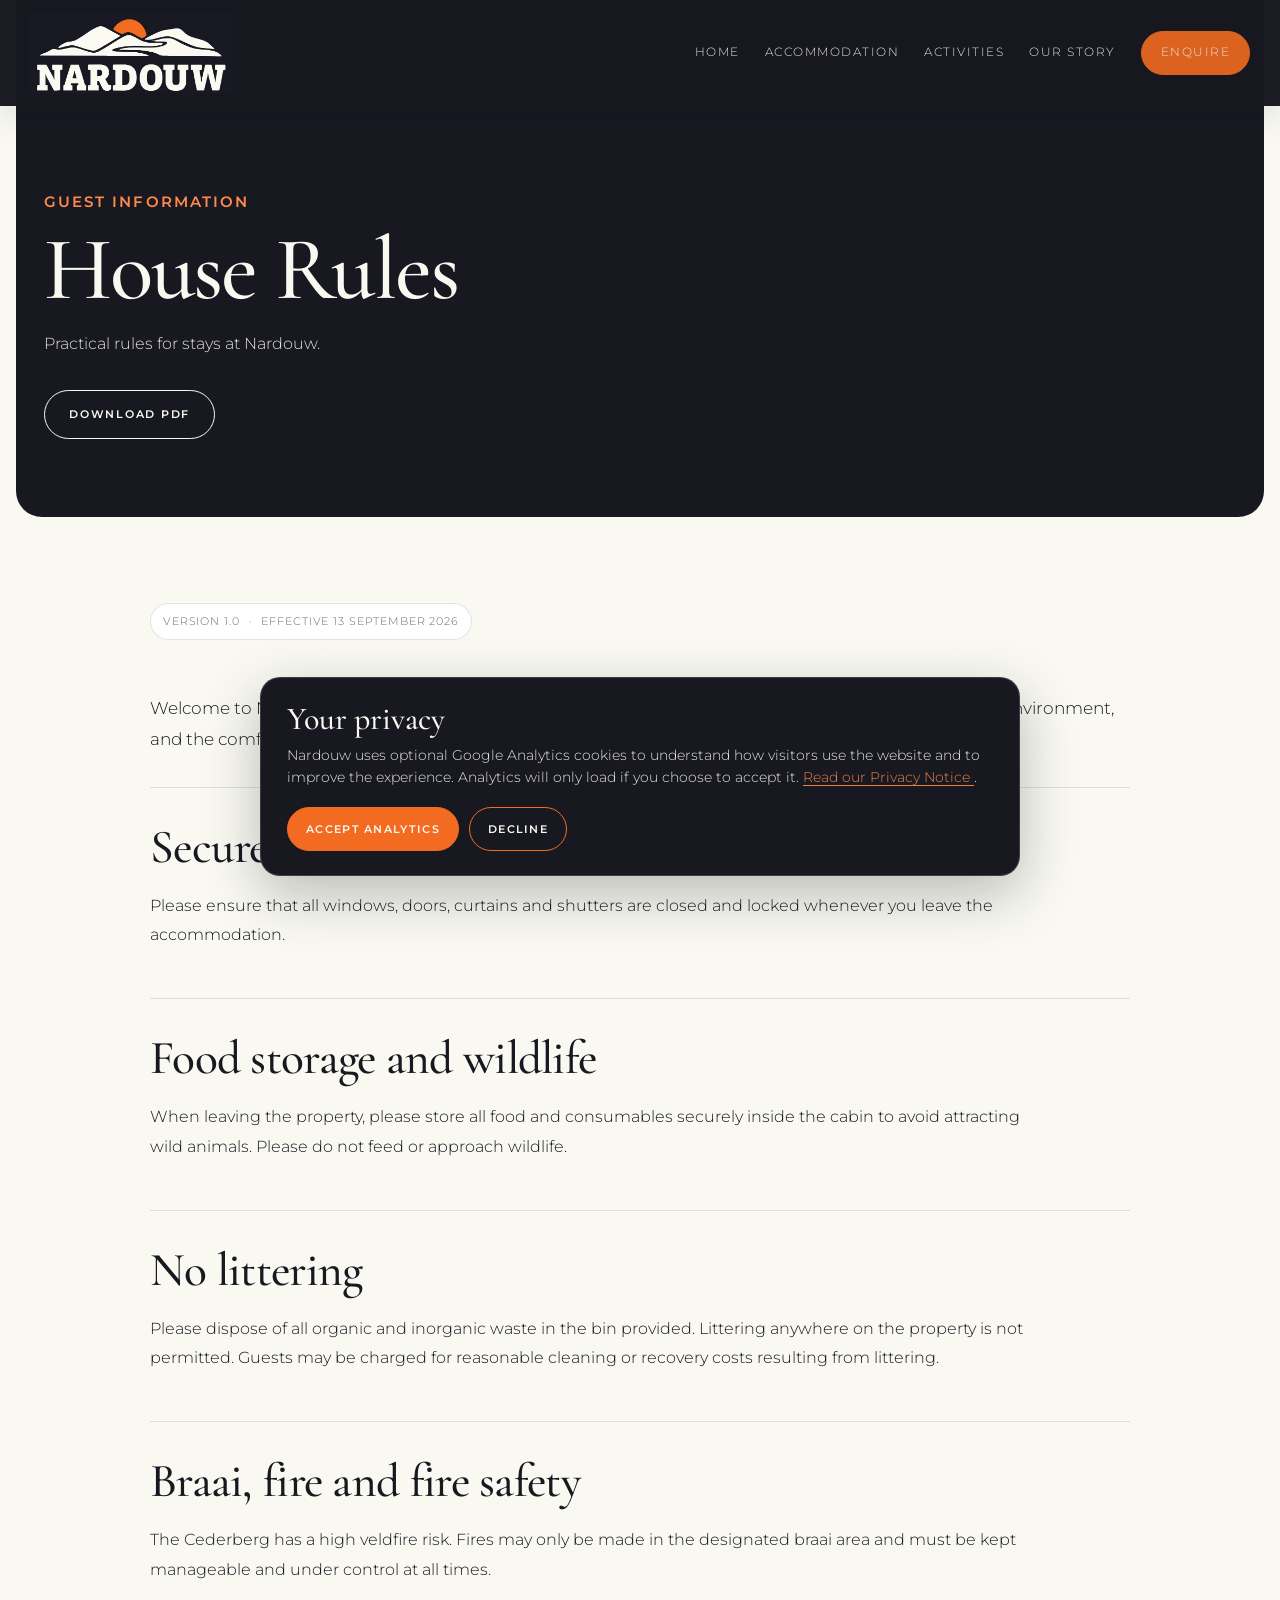
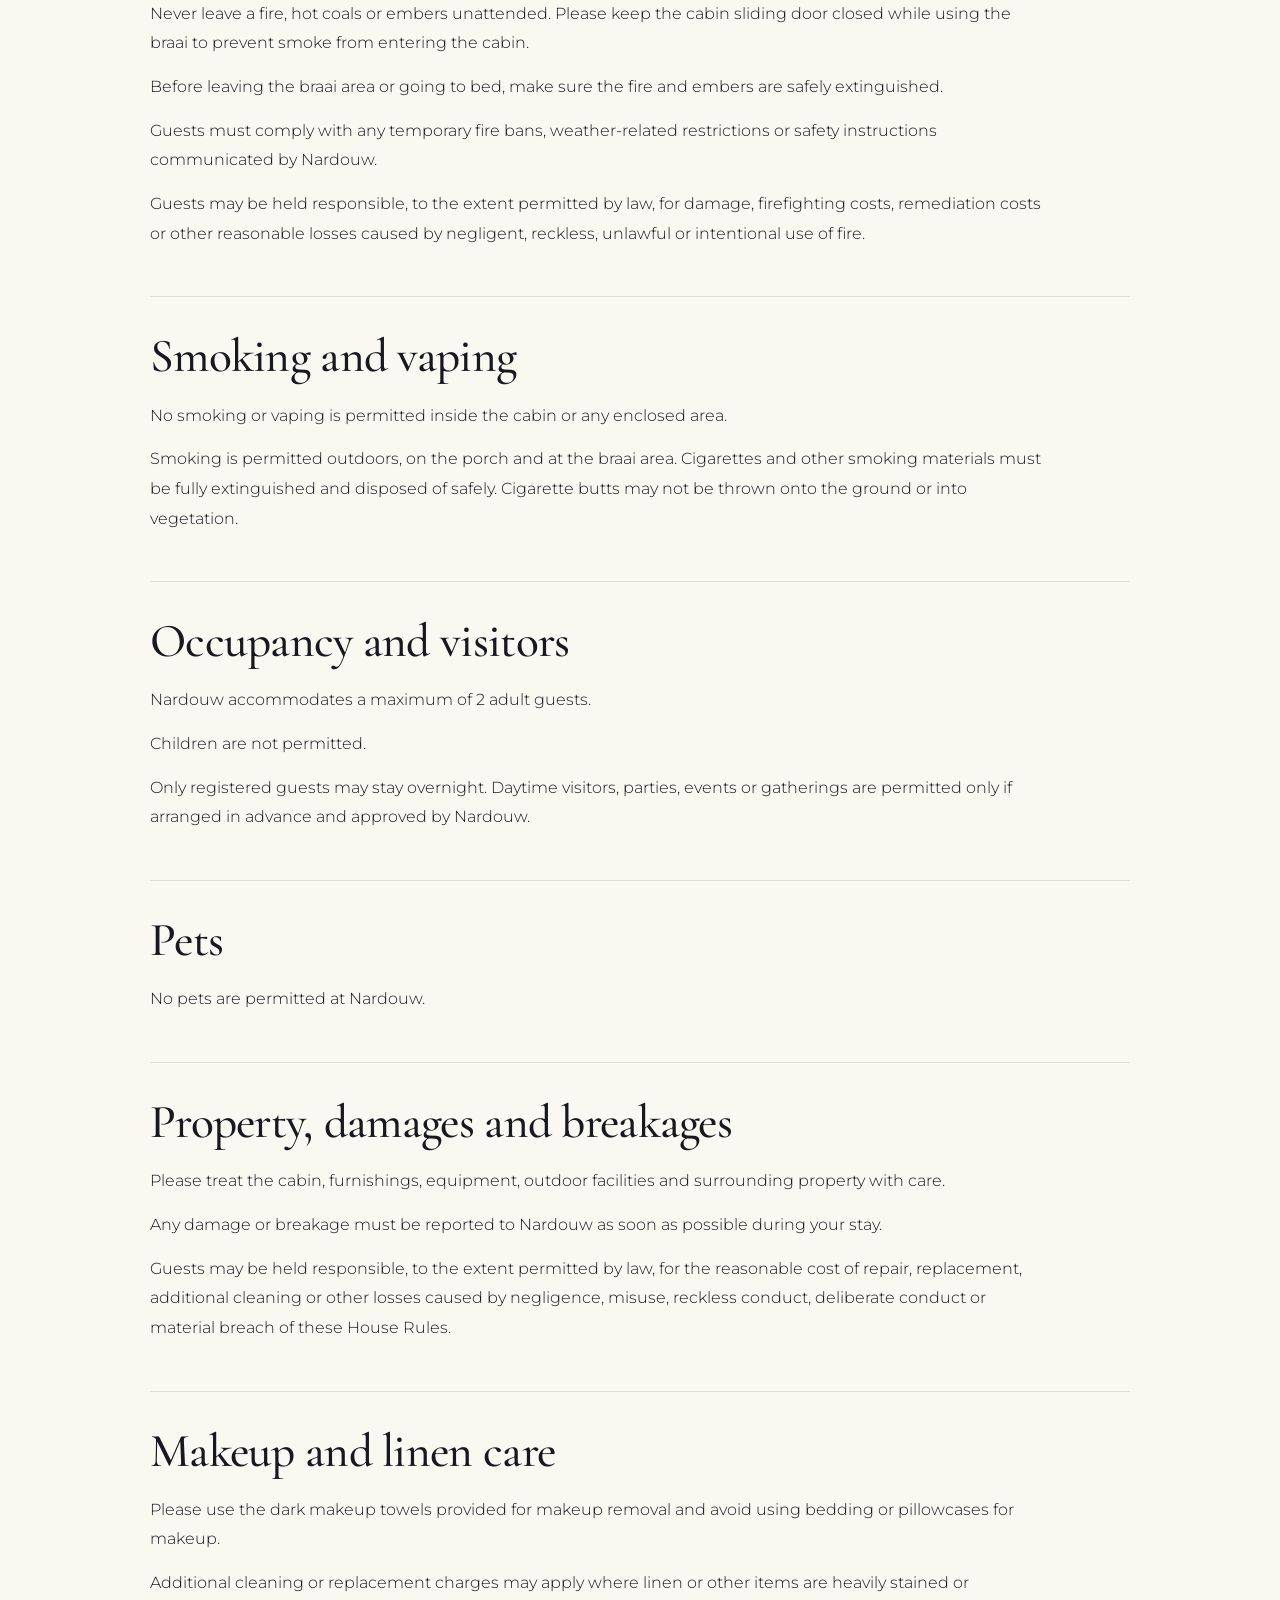
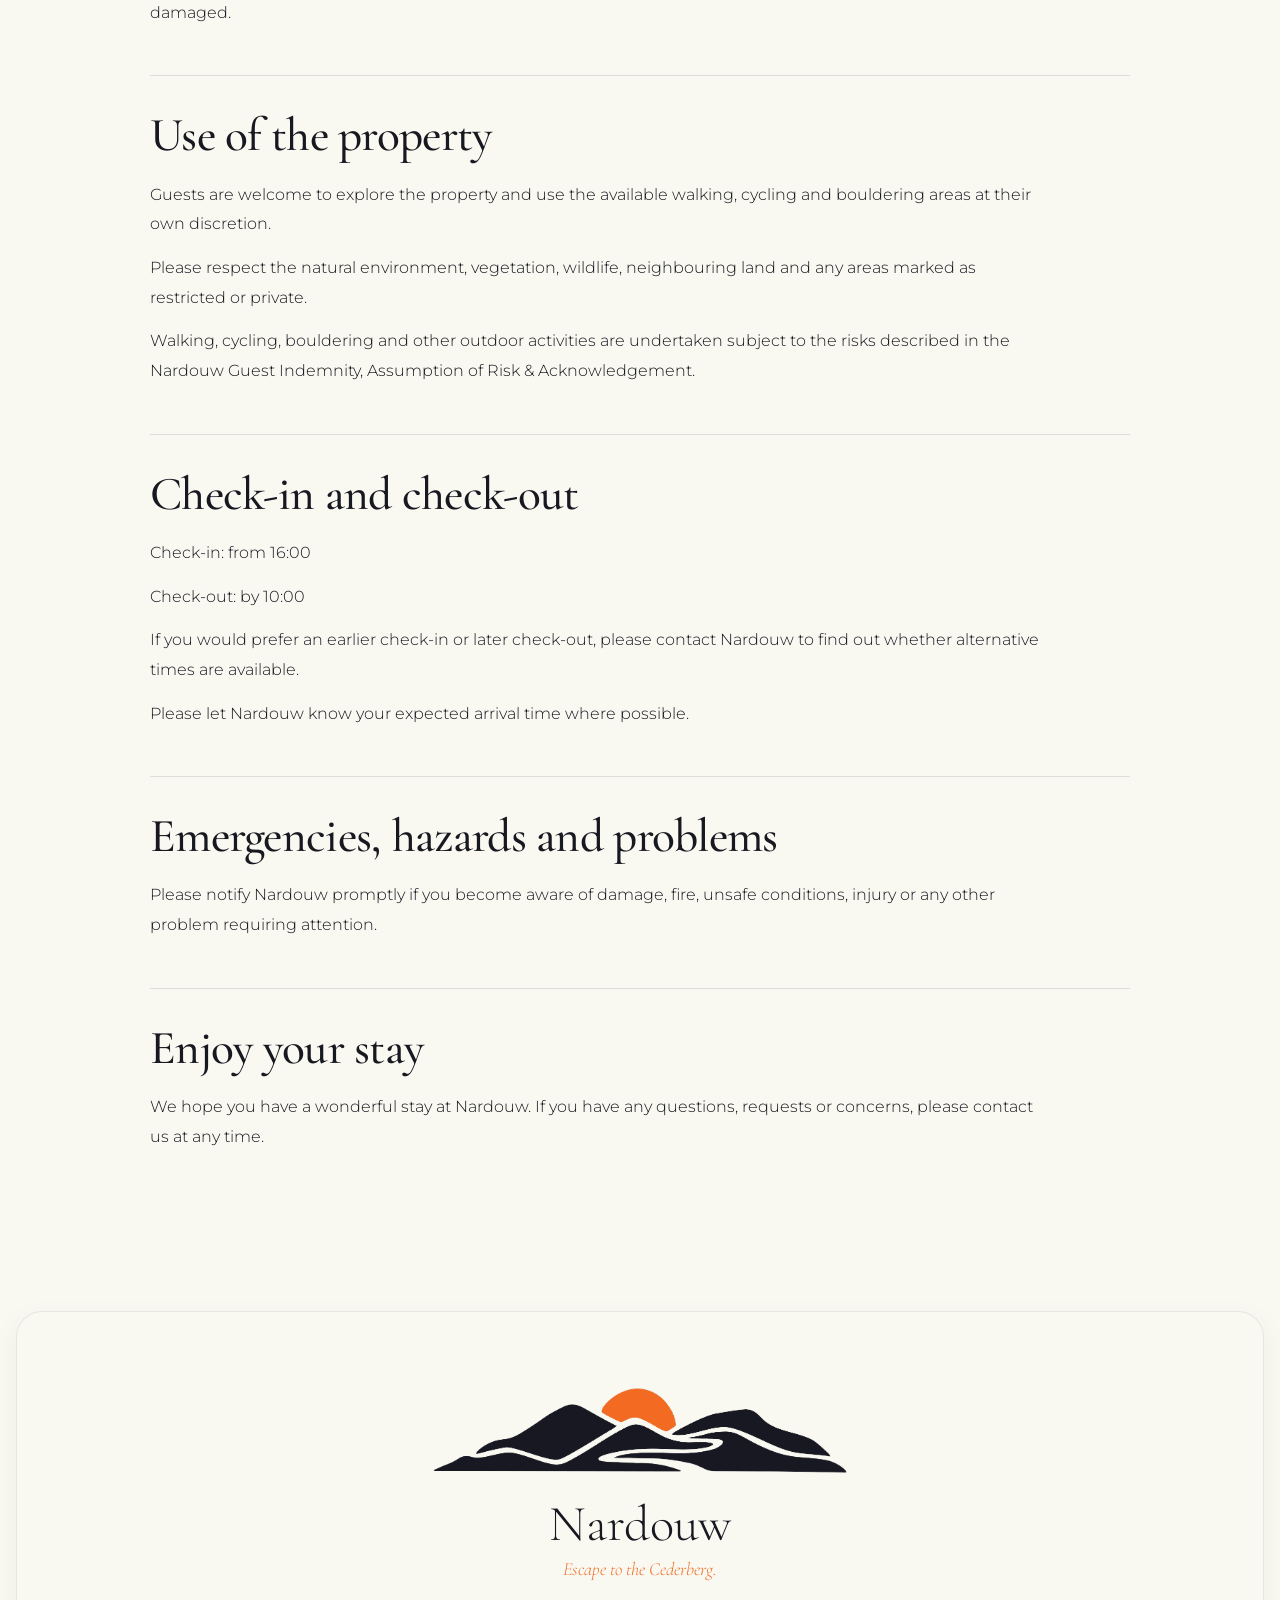
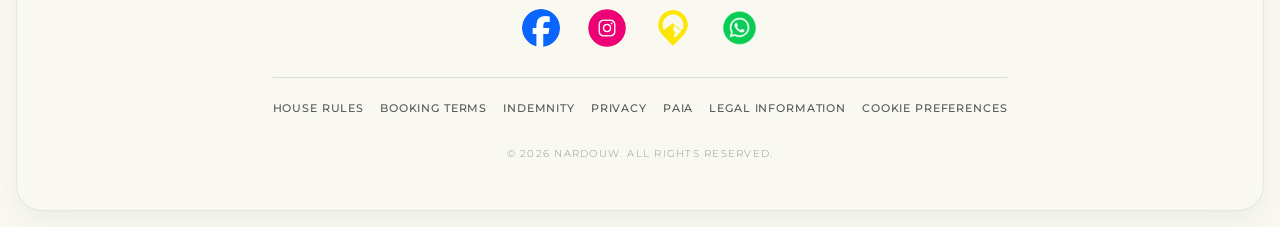
<file: house-rules.html>
<!DOCTYPE html>
<html lang="en"><head>
<meta charset="utf-8"/><meta content="width=device-width,initial-scale=1" name="viewport"/>
<title>House Rules | Nardouw</title><meta content="House Rules for guests staying at Nardouw in the Cederberg." name="description"/>
<link href="styles.css" rel="stylesheet"/><link href="legal-site.css" rel="stylesheet"/><link href="images/nardouw-mark.png" rel="icon" type="image/png"/>
<link href="https://nardouw.co.za/house-rules.html" rel="canonical"/><meta content="Nardouw" property="og:site_name"/><meta content="https://nardouw.co.za/house-rules.html" property="og:url"/></head><body>
<header class="site-header"><div class="container nav"><a aria-label="Nardouw home" class="brand" href="index.html"><img alt="Nardouw" class="brand-logo-lockup" src="images/nardouw-logo-header.webp"/></a><button aria-expanded="false" aria-label="Open menu" class="menu-btn">☰</button><nav class="nav-links"><a href="index.html">Home</a><a href="accommodation.html">Accommodation</a><a href="activities.html">Activities</a><a href="our-story.html">Our Story</a><a class="nav-cta" href="enquire.html">Enquire</a></nav></div></header>
<main>
<section class="legal-hero"><div class="container"><p class="eyebrow">Guest information</p><h1 class="display">House Rules</h1><p>Practical rules for stays at Nardouw.</p><a class="btn btn-light legal-download" href="documents/Nardouw_House_Rules.pdf" download>Download PDF</a></div></section>
<section class="section legal-page"><div class="container legal-layout"><article class="legal-content">
<div class="legal-version">Version 1.0 <span>·</span> Effective 13 September 2026</div>
<p>Welcome to Nardouw. These simple rules are here to protect the property, the surrounding Cederberg environment, and the comfort and safety of everyone staying here.</p>
<section class="legal-section"><h2>Secure the cabin</h2><p>Please ensure that all windows, doors, curtains and shutters are closed and locked whenever you leave the accommodation.</p></section>
<section class="legal-section"><h2>Food storage and wildlife</h2><p>When leaving the property, please store all food and consumables securely inside the cabin to avoid attracting wild animals. Please do not feed or approach wildlife.</p></section>
<section class="legal-section"><h2>No littering</h2><p>Please dispose of all organic and inorganic waste in the bin provided. Littering anywhere on the property is not permitted. Guests may be charged for reasonable cleaning or recovery costs resulting from littering.</p></section>
<section class="legal-section"><h2>Braai, fire and fire safety</h2><p>The Cederberg has a high veldfire risk. Fires may only be made in the designated braai area and must be kept manageable and under control at all times.</p>
<p>Never leave a fire, hot coals or embers unattended. Please keep the cabin sliding door closed while using the braai to prevent smoke from entering the cabin.</p>
<p>Before leaving the braai area or going to bed, make sure the fire and embers are safely extinguished.</p>
<p>Guests must comply with any temporary fire bans, weather-related restrictions or safety instructions communicated by Nardouw.</p>
<p>Guests may be held responsible, to the extent permitted by law, for damage, firefighting costs, remediation costs or other reasonable losses caused by negligent, reckless, unlawful or intentional use of fire.</p></section>
<section class="legal-section"><h2>Smoking and vaping</h2><p>No smoking or vaping is permitted inside the cabin or any enclosed area.</p>
<p>Smoking is permitted outdoors, on the porch and at the braai area. Cigarettes and other smoking materials must be fully extinguished and disposed of safely. Cigarette butts may not be thrown onto the ground or into vegetation.</p></section>
<section class="legal-section"><h2>Occupancy and visitors</h2><p>Nardouw accommodates a maximum of 2 adult guests.</p>
<p>Children are not permitted.</p>
<p>Only registered guests may stay overnight. Daytime visitors, parties, events or gatherings are permitted only if arranged in advance and approved by Nardouw.</p></section>
<section class="legal-section"><h2>Pets</h2><p>No pets are permitted at Nardouw.</p></section>
<section class="legal-section"><h2>Property, damages and breakages</h2><p>Please treat the cabin, furnishings, equipment, outdoor facilities and surrounding property with care.</p>
<p>Any damage or breakage must be reported to Nardouw as soon as possible during your stay.</p>
<p>Guests may be held responsible, to the extent permitted by law, for the reasonable cost of repair, replacement, additional cleaning or other losses caused by negligence, misuse, reckless conduct, deliberate conduct or material breach of these House Rules.</p></section>
<section class="legal-section"><h2>Makeup and linen care</h2><p>Please use the dark makeup towels provided for makeup removal and avoid using bedding or pillowcases for makeup.</p>
<p>Additional cleaning or replacement charges may apply where linen or other items are heavily stained or damaged.</p></section>
<section class="legal-section"><h2>Use of the property</h2><p>Guests are welcome to explore the property and use the available walking, cycling and bouldering areas at their own discretion.</p>
<p>Please respect the natural environment, vegetation, wildlife, neighbouring land and any areas marked as restricted or private.</p>
<p>Walking, cycling, bouldering and other outdoor activities are undertaken subject to the risks described in the Nardouw Guest Indemnity, Assumption of Risk &amp; Acknowledgement.</p></section>
<section class="legal-section"><h2>Check-in and check-out</h2><p>Check-in: from 16:00</p>
<p>Check-out: by 10:00</p>
<p>If you would prefer an earlier check-in or later check-out, please contact Nardouw to find out whether alternative times are available.</p>
<p>Please let Nardouw know your expected arrival time where possible.</p></section>
<section class="legal-section"><h2>Emergencies, hazards and problems</h2><p>Please notify Nardouw promptly if you become aware of damage, fire, unsafe conditions, injury or any other problem requiring attention.</p></section>
<section class="legal-section"><h2>Enjoy your stay</h2><p>We hope you have a wonderful stay at Nardouw. If you have any questions, requests or concerns, please contact us at any time.</p></section>
</article></div></section>
</main>
<footer class="site-footer"><div class="container footer-inner">
  <img alt="Nardouw mountain and sun mark" class="footer-logo-mark" src="images/nardouw-footer-logo.png"/>
  <div class="footer-brand">Nardouw</div>
  <div class="footer-tag">Escape to the Cederberg.</div>
  <nav class="footer-social-icons" aria-label="Nardouw social links">
    <a class="footer-icon-link" href="https://www.facebook.com/Nardouw" target="_blank" rel="noopener noreferrer" aria-label="Nardouw on Facebook" title="Facebook"><img src="images/facebook.png" alt="Facebook"/></a>
    <a class="footer-icon-link" href="https://www.instagram.com/nardouwglamping/" target="_blank" rel="noopener noreferrer" aria-label="Nardouw on Instagram" title="Instagram"><img src="images/instagram.png" alt="Instagram"/></a>
    <a class="footer-icon-link" href="https://thetopo.com/crags/the-north-nardouw" target="_blank" rel="noopener noreferrer" aria-label="North Nardouw on The Topo" title="The Topo"><img src="images/27crags-transparent.png" alt="The Topo"/></a>
    <a class="footer-icon-link" href="https://wa.me/27836458334" target="_blank" rel="noopener noreferrer" aria-label="Chat with Nardouw on WhatsApp" title="WhatsApp"><img src="images/whatsapp.png" alt="WhatsApp"/></a>
  </nav>
  <nav class="footer-legal-links" aria-label="Guest and legal information">
    <a href="house-rules.html">House Rules</a>
    <a href="booking-terms.html">Booking Terms</a>
    <a href="documents/Nardouw_Guest_Indemnity_Form.pdf">Indemnity</a>
    <a href="privacy.html">Privacy</a>
    <a href="documents/Nardouw_PAIA_Manual.pdf">PAIA</a>
    <a href="legal.html">Legal Information</a>
  </nav>
  <div class="footer-meta">© 2026 Nardouw. All rights reserved.</div>
</div></footer><script src="script.js"></script></body></html>
</file>
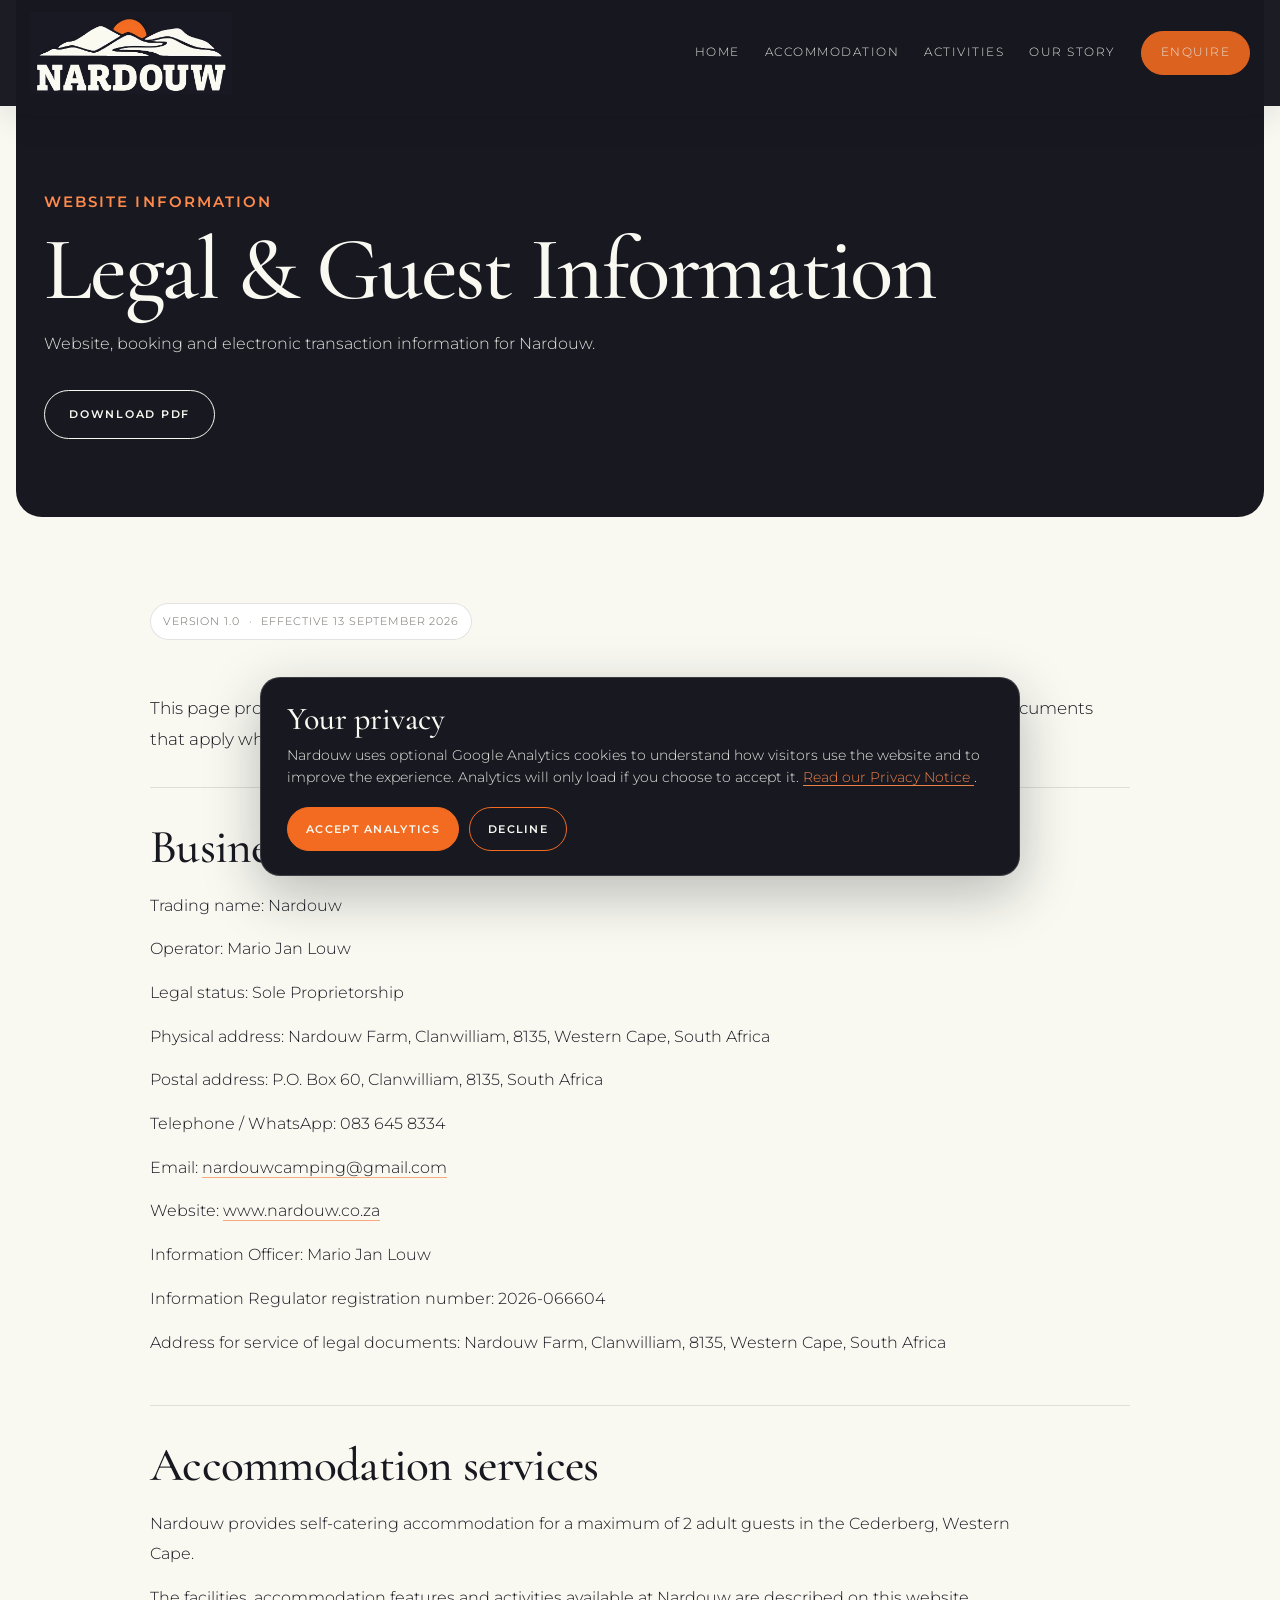
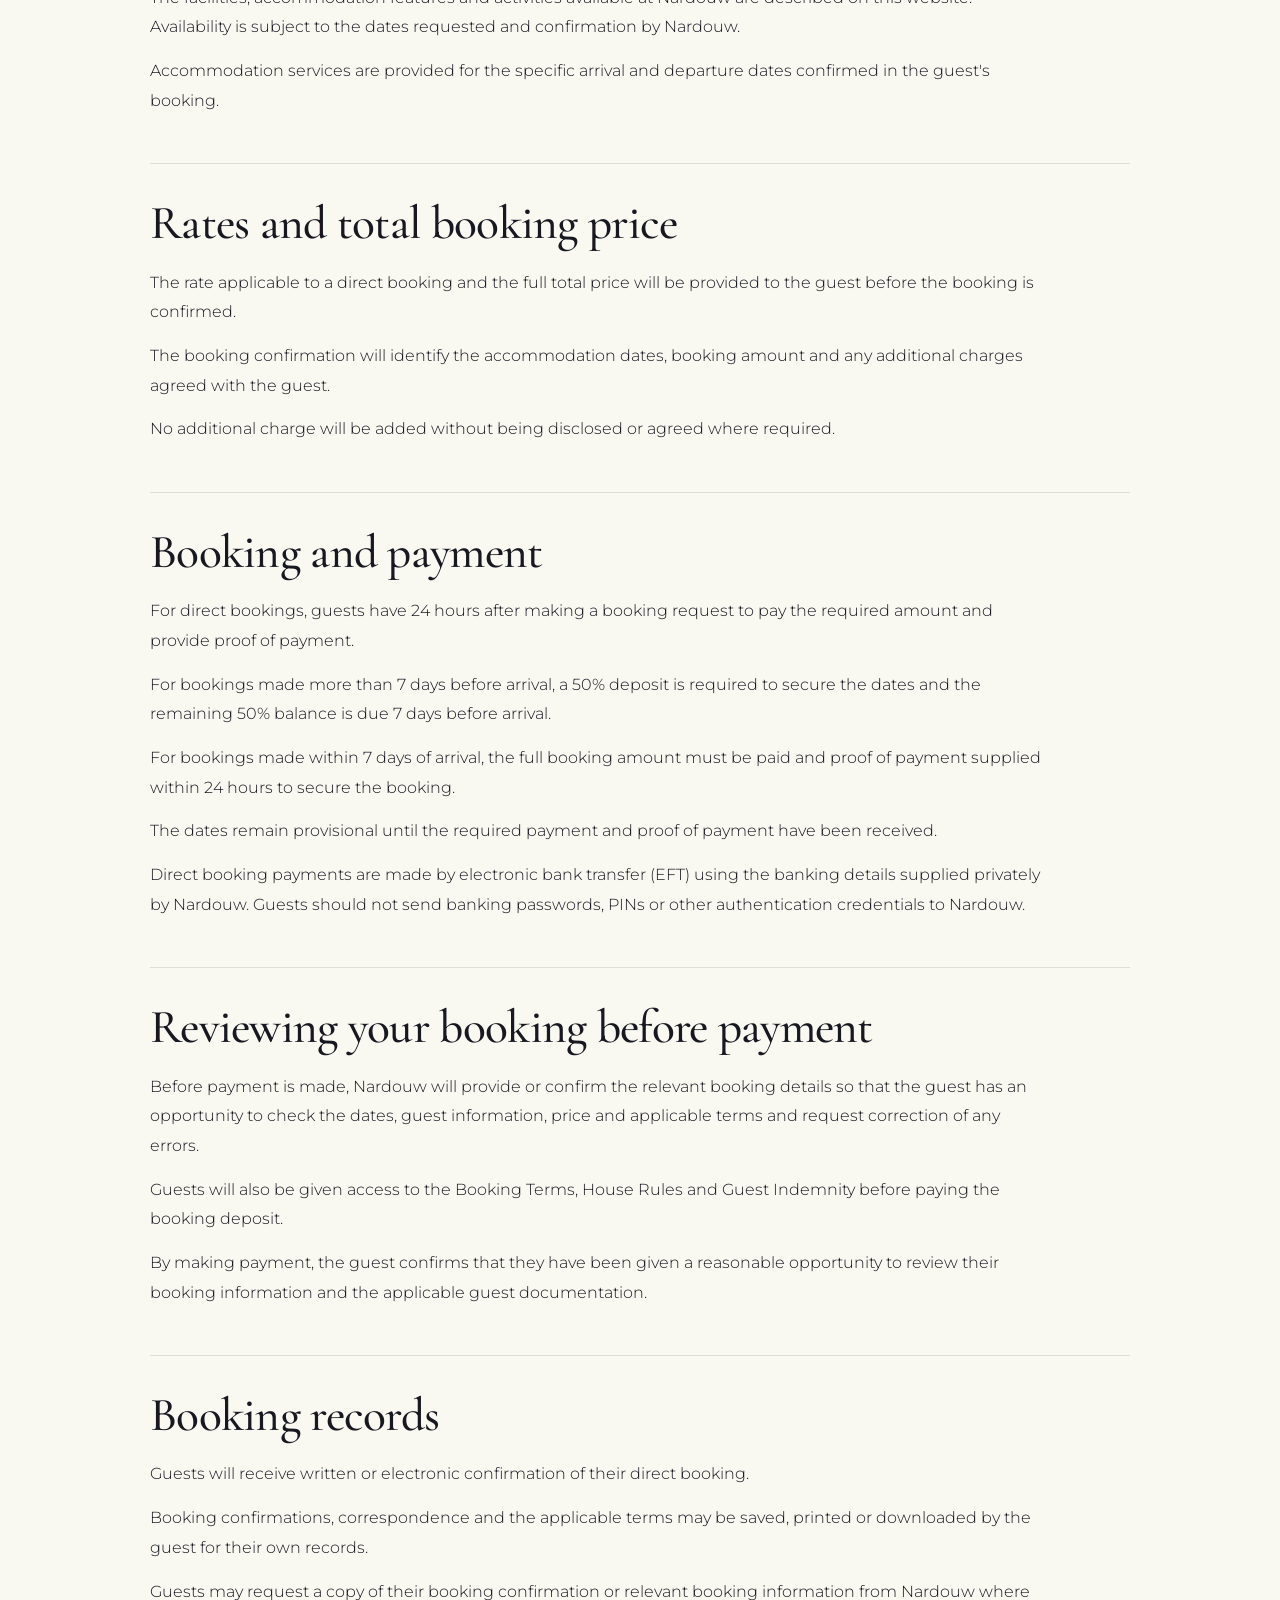
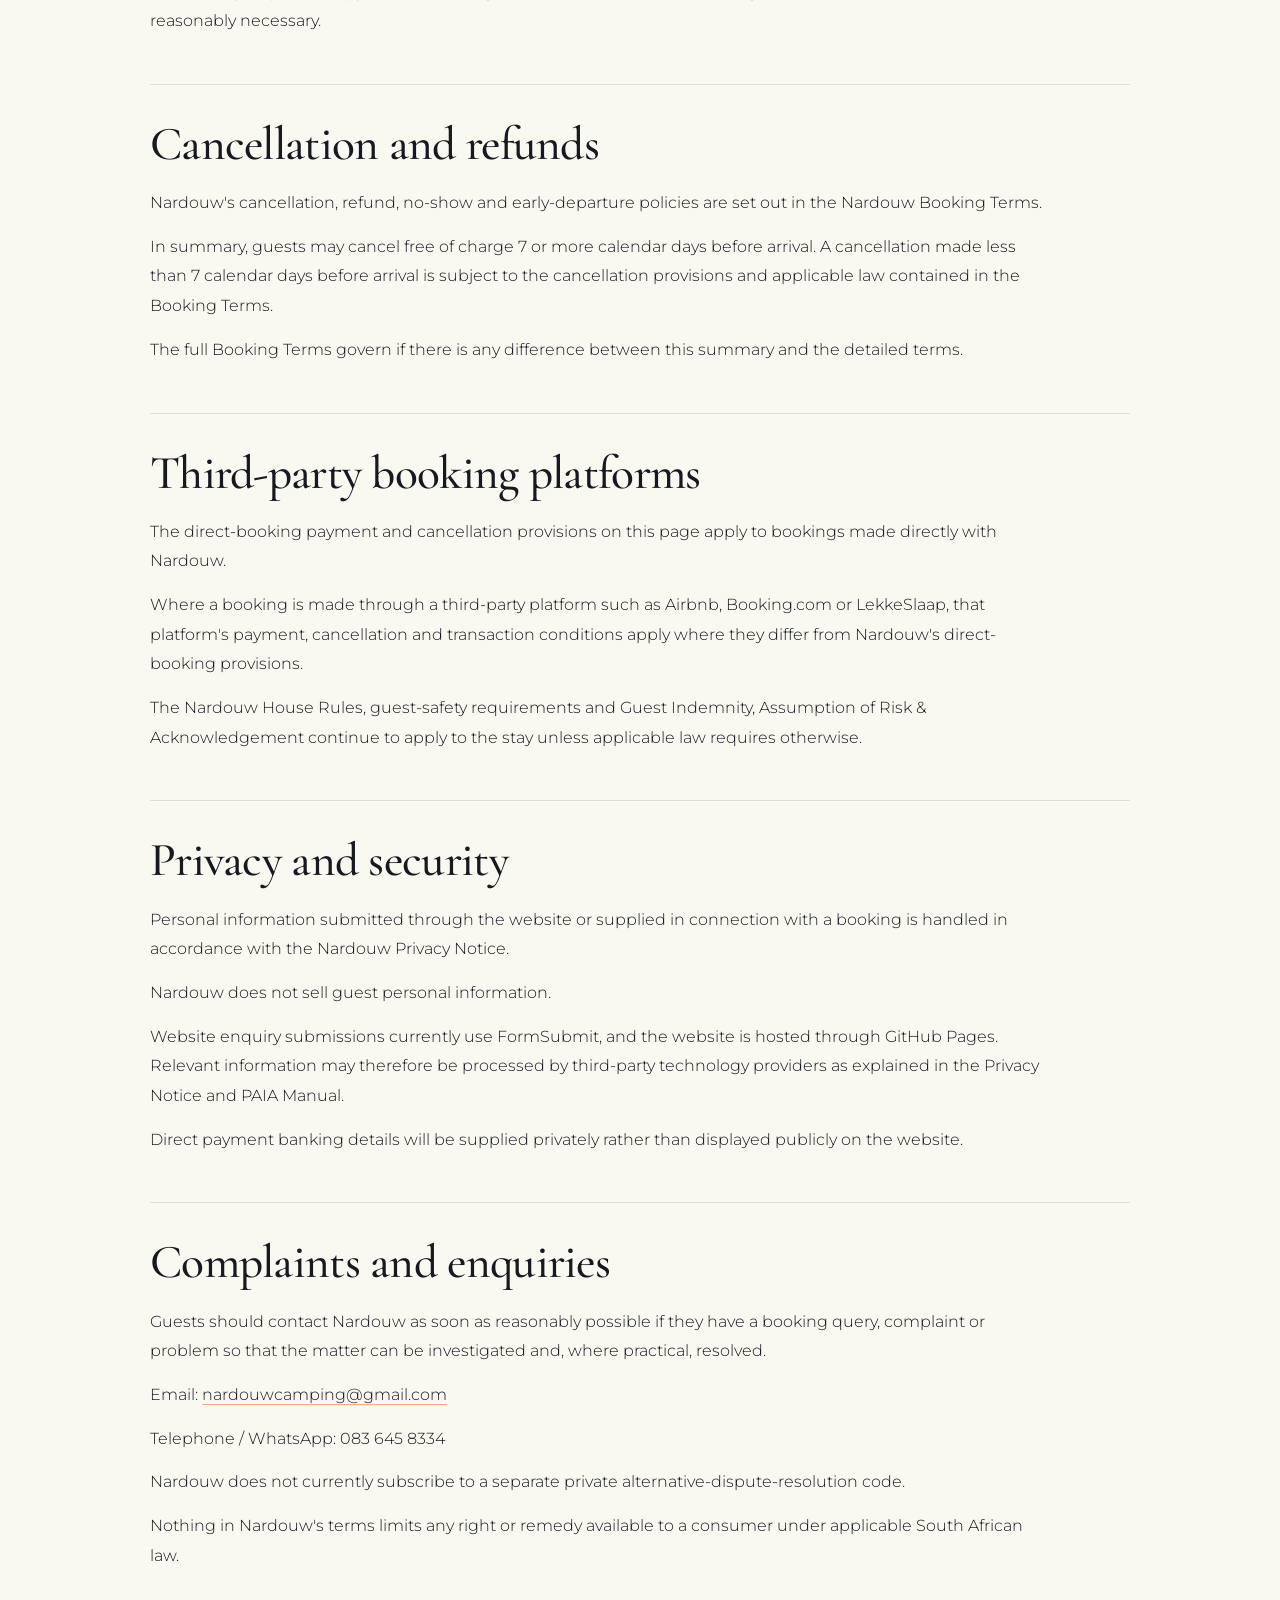
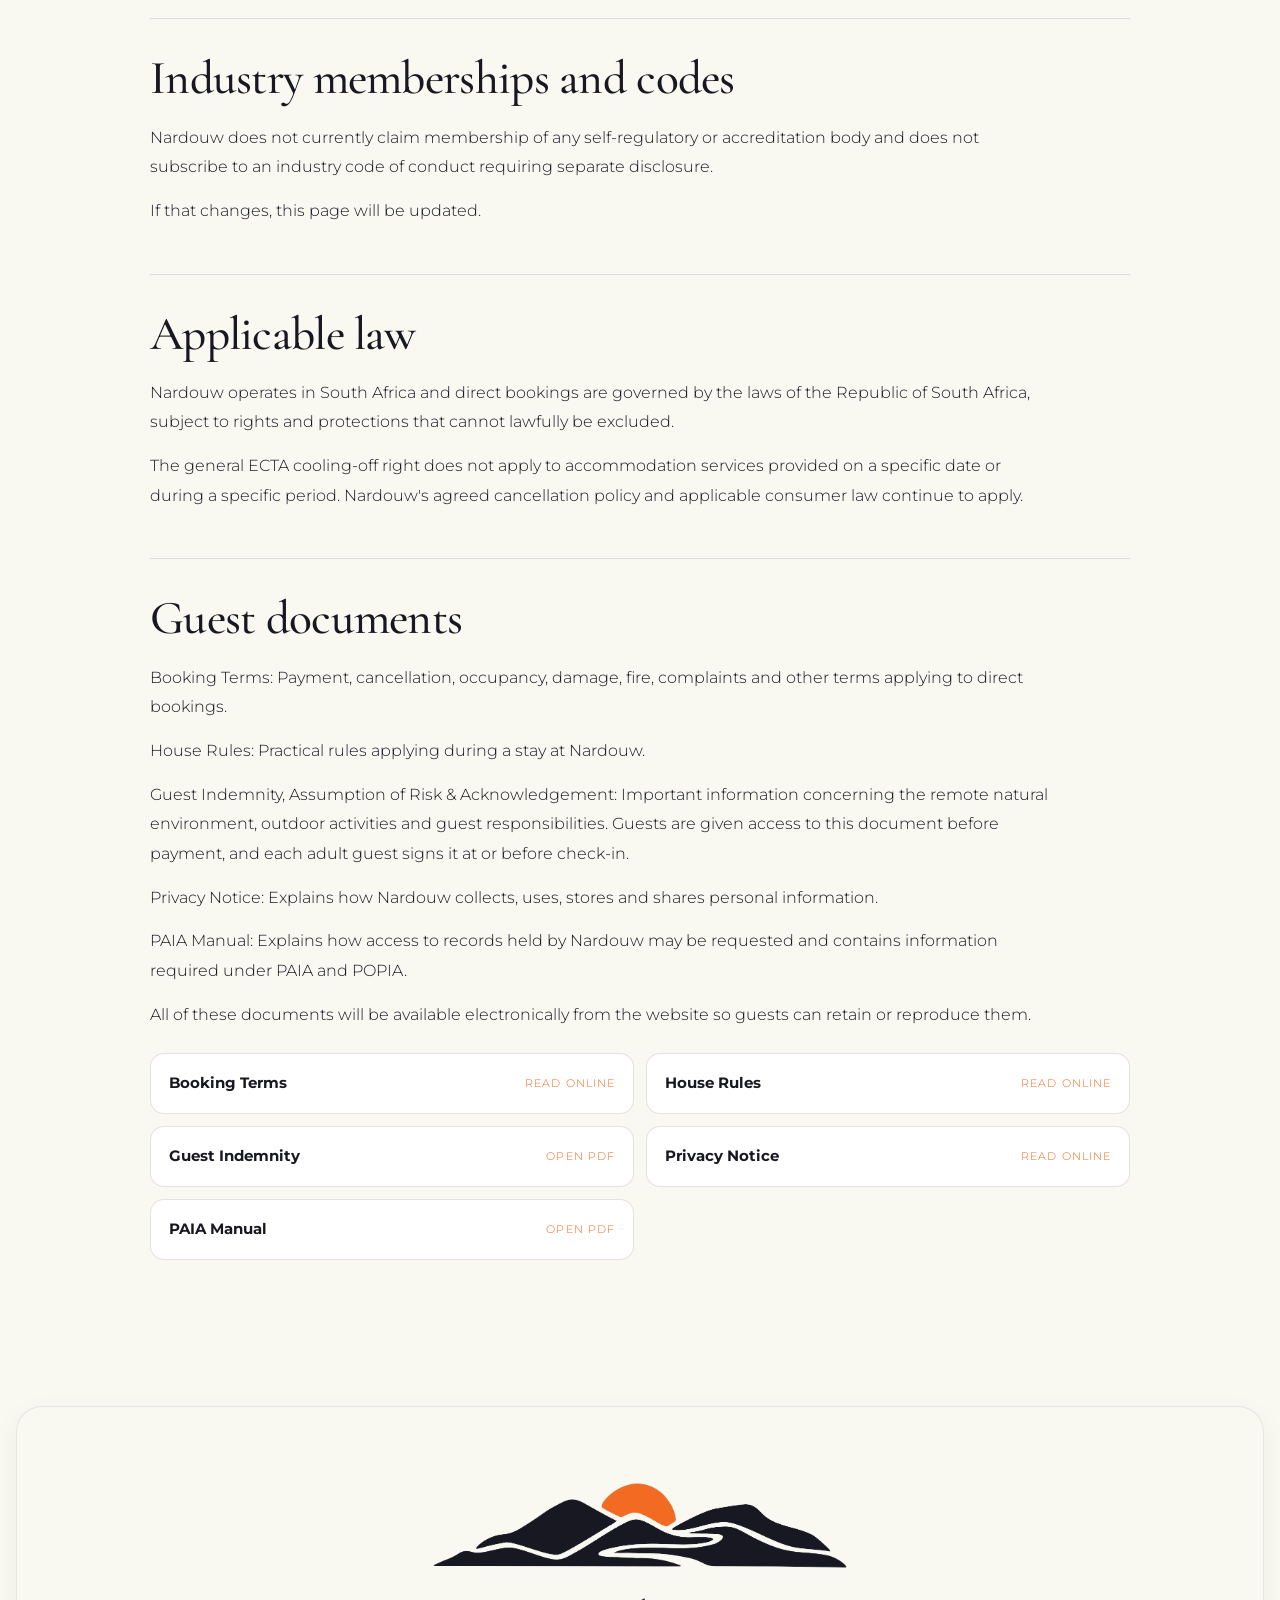
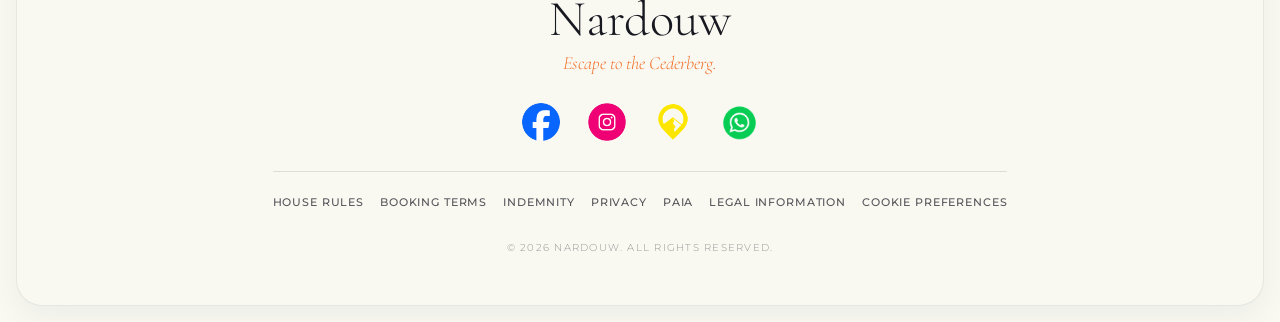
<file: legal.html>
<!DOCTYPE html>
<html lang="en"><head>
<meta charset="utf-8"/><meta content="width=device-width,initial-scale=1" name="viewport"/>
<title>Legal &amp; Guest Information | Nardouw</title><meta content="Business, booking, legal and guest information for Nardouw." name="description"/>
<link href="styles.css" rel="stylesheet"/><link href="legal-site.css" rel="stylesheet"/><link href="images/nardouw-mark.png" rel="icon" type="image/png"/>
<link href="https://nardouw.co.za/legal.html" rel="canonical"/><meta content="Nardouw" property="og:site_name"/><meta content="https://nardouw.co.za/legal.html" property="og:url"/></head><body>
<header class="site-header"><div class="container nav"><a aria-label="Nardouw home" class="brand" href="index.html"><img alt="Nardouw" class="brand-logo-lockup" src="images/nardouw-logo-header.webp"/></a><button aria-expanded="false" aria-label="Open menu" class="menu-btn">☰</button><nav class="nav-links"><a href="index.html">Home</a><a href="accommodation.html">Accommodation</a><a href="activities.html">Activities</a><a href="our-story.html">Our Story</a><a class="nav-cta" href="enquire.html">Enquire</a></nav></div></header>
<main>
<section class="legal-hero"><div class="container"><p class="eyebrow">Website information</p><h1 class="display">Legal &amp; Guest Information</h1><p>Website, booking and electronic transaction information for Nardouw.</p><a class="btn btn-light legal-download" href="documents/Nardouw_Legal_and_Guest_Information.pdf" download>Download PDF</a></div></section>
<section class="section legal-page"><div class="container legal-layout"><article class="legal-content">
<div class="legal-version">Version 1.0 <span>·</span> Effective 13 September 2026</div>
<p>This page provides important information about Nardouw, direct bookings, guest terms and the legal documents that apply when using this website or booking a stay.</p>
<section class="legal-section"><h2>Business information</h2><p>Trading name: Nardouw</p>
<p>Operator: Mario Jan Louw</p>
<p>Legal status: Sole Proprietorship</p>
<p>Physical address: Nardouw Farm, Clanwilliam, 8135, Western Cape, South Africa</p>
<p>Postal address: P.O. Box 60, Clanwilliam, 8135, South Africa</p>
<p>Telephone / WhatsApp: 083 645 8334</p>
<p>Email: <a href="mailto:nardouwcamping@gmail.com">nardouwcamping@gmail.com</a></p>
<p>Website: <a href="https://nardouw.co.za">www.nardouw.co.za</a></p>
<p>Information Officer: Mario Jan Louw</p>
<p>Information Regulator registration number: 2026-066604</p>
<p>Address for service of legal documents: Nardouw Farm, Clanwilliam, 8135, Western Cape, South Africa</p></section>
<section class="legal-section"><h2>Accommodation services</h2><p>Nardouw provides self-catering accommodation for a maximum of 2 adult guests in the Cederberg, Western Cape.</p>
<p>The facilities, accommodation features and activities available at Nardouw are described on this website. Availability is subject to the dates requested and confirmation by Nardouw.</p>
<p>Accommodation services are provided for the specific arrival and departure dates confirmed in the guest&#x27;s booking.</p></section>
<section class="legal-section"><h2>Rates and total booking price</h2><p>The rate applicable to a direct booking and the full total price will be provided to the guest before the booking is confirmed.</p>
<p>The booking confirmation will identify the accommodation dates, booking amount and any additional charges agreed with the guest.</p>
<p>No additional charge will be added without being disclosed or agreed where required.</p></section>
<section class="legal-section"><h2>Booking and payment</h2><p>For direct bookings, guests have 24 hours after making a booking request to pay the required amount and provide proof of payment.</p>
<p>For bookings made more than 7 days before arrival, a 50% deposit is required to secure the dates and the remaining 50% balance is due 7 days before arrival.</p>
<p>For bookings made within 7 days of arrival, the full booking amount must be paid and proof of payment supplied within 24 hours to secure the booking.</p>
<p>The dates remain provisional until the required payment and proof of payment have been received.</p>
<p>Direct booking payments are made by electronic bank transfer (EFT) using the banking details supplied privately by Nardouw. Guests should not send banking passwords, PINs or other authentication credentials to Nardouw.</p></section>
<section class="legal-section"><h2>Reviewing your booking before payment</h2><p>Before payment is made, Nardouw will provide or confirm the relevant booking details so that the guest has an opportunity to check the dates, guest information, price and applicable terms and request correction of any errors.</p>
<p>Guests will also be given access to the Booking Terms, House Rules and Guest Indemnity before paying the booking deposit.</p>
<p>By making payment, the guest confirms that they have been given a reasonable opportunity to review their booking information and the applicable guest documentation.</p></section>
<section class="legal-section"><h2>Booking records</h2><p>Guests will receive written or electronic confirmation of their direct booking.</p>
<p>Booking confirmations, correspondence and the applicable terms may be saved, printed or downloaded by the guest for their own records.</p>
<p>Guests may request a copy of their booking confirmation or relevant booking information from Nardouw where reasonably necessary.</p></section>
<section class="legal-section"><h2>Cancellation and refunds</h2><p>Nardouw&#x27;s cancellation, refund, no-show and early-departure policies are set out in the Nardouw Booking Terms.</p>
<p>In summary, guests may cancel free of charge 7 or more calendar days before arrival. A cancellation made less than 7 calendar days before arrival is subject to the cancellation provisions and applicable law contained in the Booking Terms.</p>
<p>The full Booking Terms govern if there is any difference between this summary and the detailed terms.</p></section>
<section class="legal-section"><h2>Third-party booking platforms</h2><p>The direct-booking payment and cancellation provisions on this page apply to bookings made directly with Nardouw.</p>
<p>Where a booking is made through a third-party platform such as Airbnb, Booking.com or LekkeSlaap, that platform&#x27;s payment, cancellation and transaction conditions apply where they differ from Nardouw&#x27;s direct-booking provisions.</p>
<p>The Nardouw House Rules, guest-safety requirements and Guest Indemnity, Assumption of Risk &amp; Acknowledgement continue to apply to the stay unless applicable law requires otherwise.</p></section>
<section class="legal-section"><h2>Privacy and security</h2><p>Personal information submitted through the website or supplied in connection with a booking is handled in accordance with the Nardouw Privacy Notice.</p>
<p>Nardouw does not sell guest personal information.</p>
<p>Website enquiry submissions currently use FormSubmit, and the website is hosted through GitHub Pages. Relevant information may therefore be processed by third-party technology providers as explained in the Privacy Notice and PAIA Manual.</p>
<p>Direct payment banking details will be supplied privately rather than displayed publicly on the website.</p></section>
<section class="legal-section"><h2>Complaints and enquiries</h2><p>Guests should contact Nardouw as soon as reasonably possible if they have a booking query, complaint or problem so that the matter can be investigated and, where practical, resolved.</p>
<p>Email: <a href="mailto:nardouwcamping@gmail.com">nardouwcamping@gmail.com</a></p>
<p>Telephone / WhatsApp: 083 645 8334</p>
<p>Nardouw does not currently subscribe to a separate private alternative-dispute-resolution code.</p>
<p>Nothing in Nardouw&#x27;s terms limits any right or remedy available to a consumer under applicable South African law.</p></section>
<section class="legal-section"><h2>Industry memberships and codes</h2><p>Nardouw does not currently claim membership of any self-regulatory or accreditation body and does not subscribe to an industry code of conduct requiring separate disclosure.</p>
<p>If that changes, this page will be updated.</p></section>
<section class="legal-section"><h2>Applicable law</h2><p>Nardouw operates in South Africa and direct bookings are governed by the laws of the Republic of South Africa, subject to rights and protections that cannot lawfully be excluded.</p>
<p>The general ECTA cooling-off right does not apply to accommodation services provided on a specific date or during a specific period. Nardouw&#x27;s agreed cancellation policy and applicable consumer law continue to apply.</p></section>
<section class="legal-section"><h2>Guest documents</h2><p>Booking Terms: Payment, cancellation, occupancy, damage, fire, complaints and other terms applying to direct bookings.</p>
<p>House Rules: Practical rules applying during a stay at Nardouw.</p>
<p>Guest Indemnity, Assumption of Risk &amp; Acknowledgement: Important information concerning the remote natural environment, outdoor activities and guest responsibilities. Guests are given access to this document before payment, and each adult guest signs it at or before check-in.</p>
<p>Privacy Notice: Explains how Nardouw collects, uses, stores and shares personal information.</p>
<p>PAIA Manual: Explains how access to records held by Nardouw may be requested and contains information required under PAIA and POPIA.</p>
<p>All of these documents will be available electronically from the website so guests can retain or reproduce them.</p><div class="legal-document-grid">
<a href="booking-terms.html"><strong>Booking Terms</strong><span>Read online</span></a>
<a href="house-rules.html"><strong>House Rules</strong><span>Read online</span></a>
<a href="documents/Nardouw_Guest_Indemnity_Form.pdf"><strong>Guest Indemnity</strong><span>Open PDF</span></a>
<a href="privacy.html"><strong>Privacy Notice</strong><span>Read online</span></a>
<a href="documents/Nardouw_PAIA_Manual.pdf"><strong>PAIA Manual</strong><span>Open PDF</span></a>
</div></section>
</article></div></section>
</main>
<footer class="site-footer"><div class="container footer-inner">
  <img alt="Nardouw mountain and sun mark" class="footer-logo-mark" src="images/nardouw-footer-logo.png"/>
  <div class="footer-brand">Nardouw</div>
  <div class="footer-tag">Escape to the Cederberg.</div>
  <nav class="footer-social-icons" aria-label="Nardouw social links">
    <a class="footer-icon-link" href="https://www.facebook.com/Nardouw" target="_blank" rel="noopener noreferrer" aria-label="Nardouw on Facebook" title="Facebook"><img src="images/facebook.png" alt="Facebook"/></a>
    <a class="footer-icon-link" href="https://www.instagram.com/nardouwglamping/" target="_blank" rel="noopener noreferrer" aria-label="Nardouw on Instagram" title="Instagram"><img src="images/instagram.png" alt="Instagram"/></a>
    <a class="footer-icon-link" href="https://thetopo.com/crags/the-north-nardouw" target="_blank" rel="noopener noreferrer" aria-label="North Nardouw on The Topo" title="The Topo"><img src="images/27crags-transparent.png" alt="The Topo"/></a>
    <a class="footer-icon-link" href="https://wa.me/27836458334" target="_blank" rel="noopener noreferrer" aria-label="Chat with Nardouw on WhatsApp" title="WhatsApp"><img src="images/whatsapp.png" alt="WhatsApp"/></a>
  </nav>
  <nav class="footer-legal-links" aria-label="Guest and legal information">
    <a href="house-rules.html">House Rules</a>
    <a href="booking-terms.html">Booking Terms</a>
    <a href="documents/Nardouw_Guest_Indemnity_Form.pdf">Indemnity</a>
    <a href="privacy.html">Privacy</a>
    <a href="documents/Nardouw_PAIA_Manual.pdf">PAIA</a>
    <a href="legal.html">Legal Information</a>
  </nav>
  <div class="footer-meta">© 2026 Nardouw. All rights reserved.</div>
</div></footer><script src="script.js"></script></body></html>
</file>
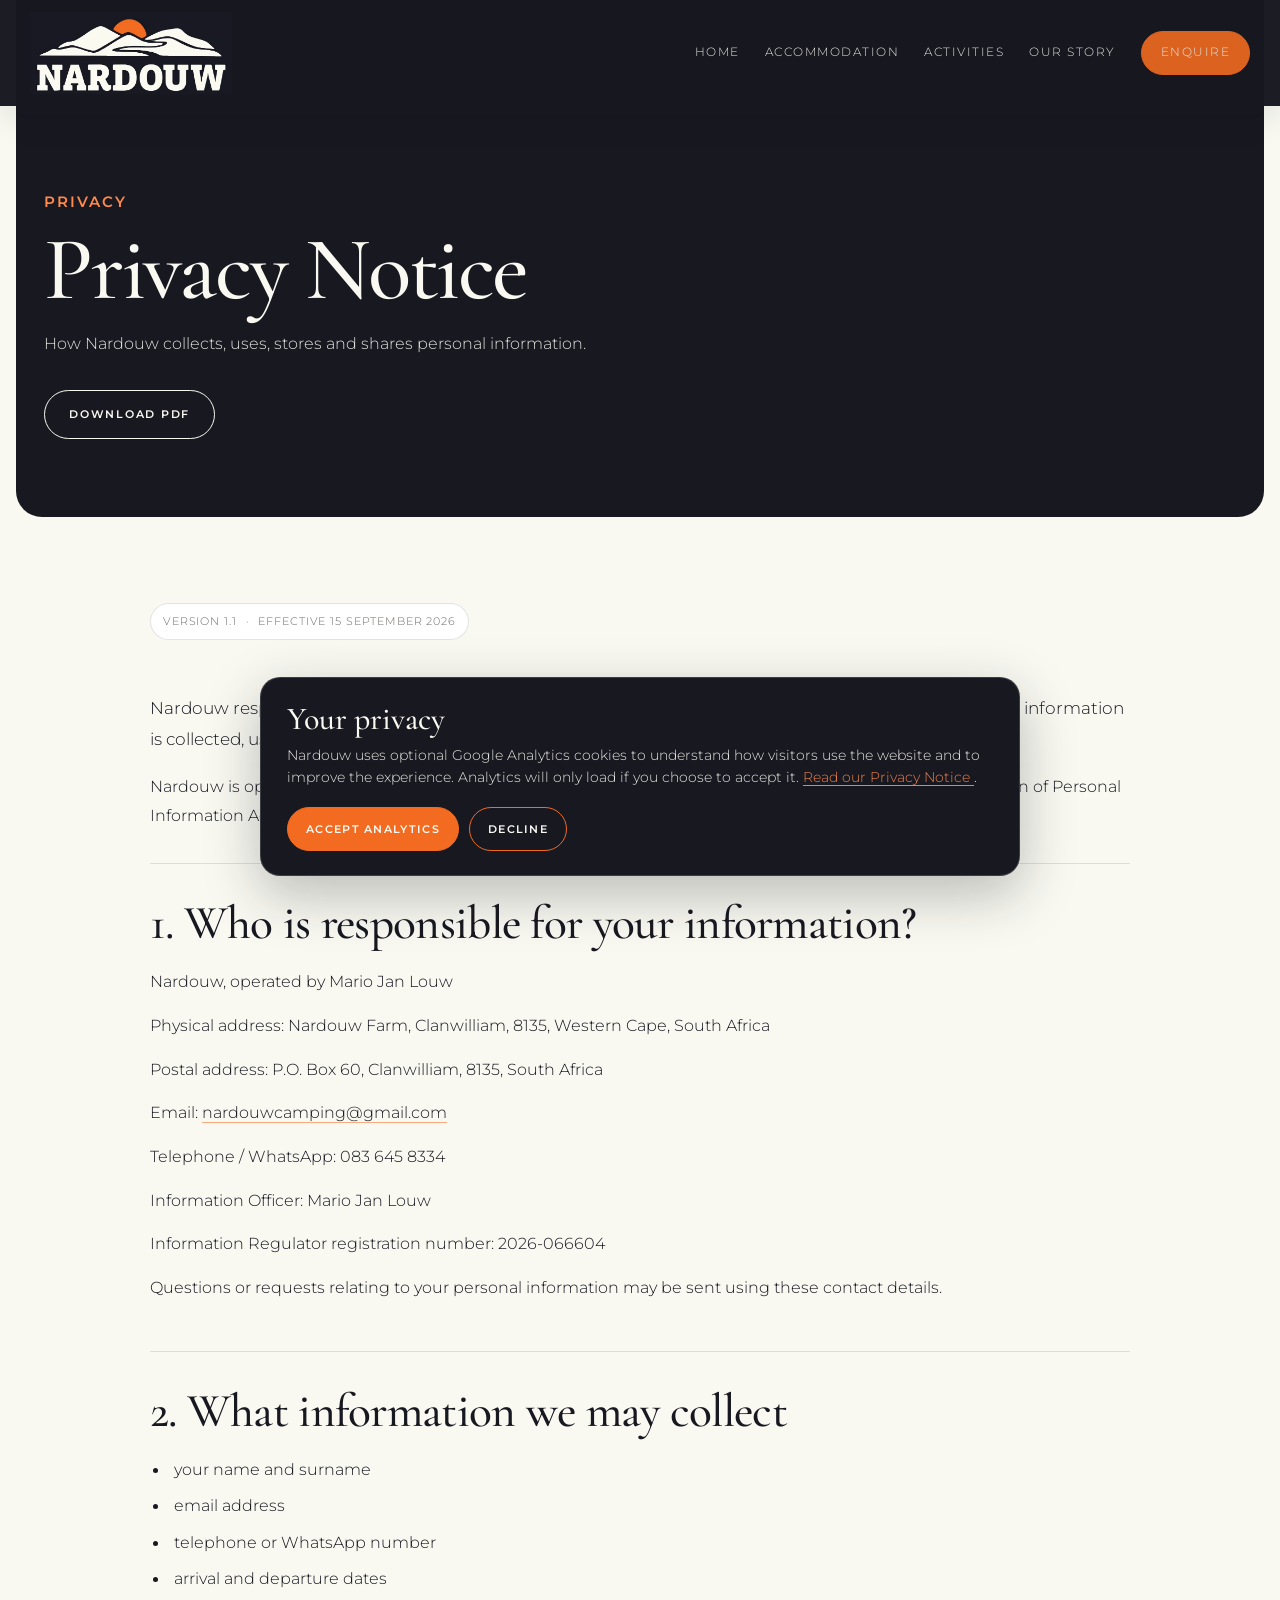
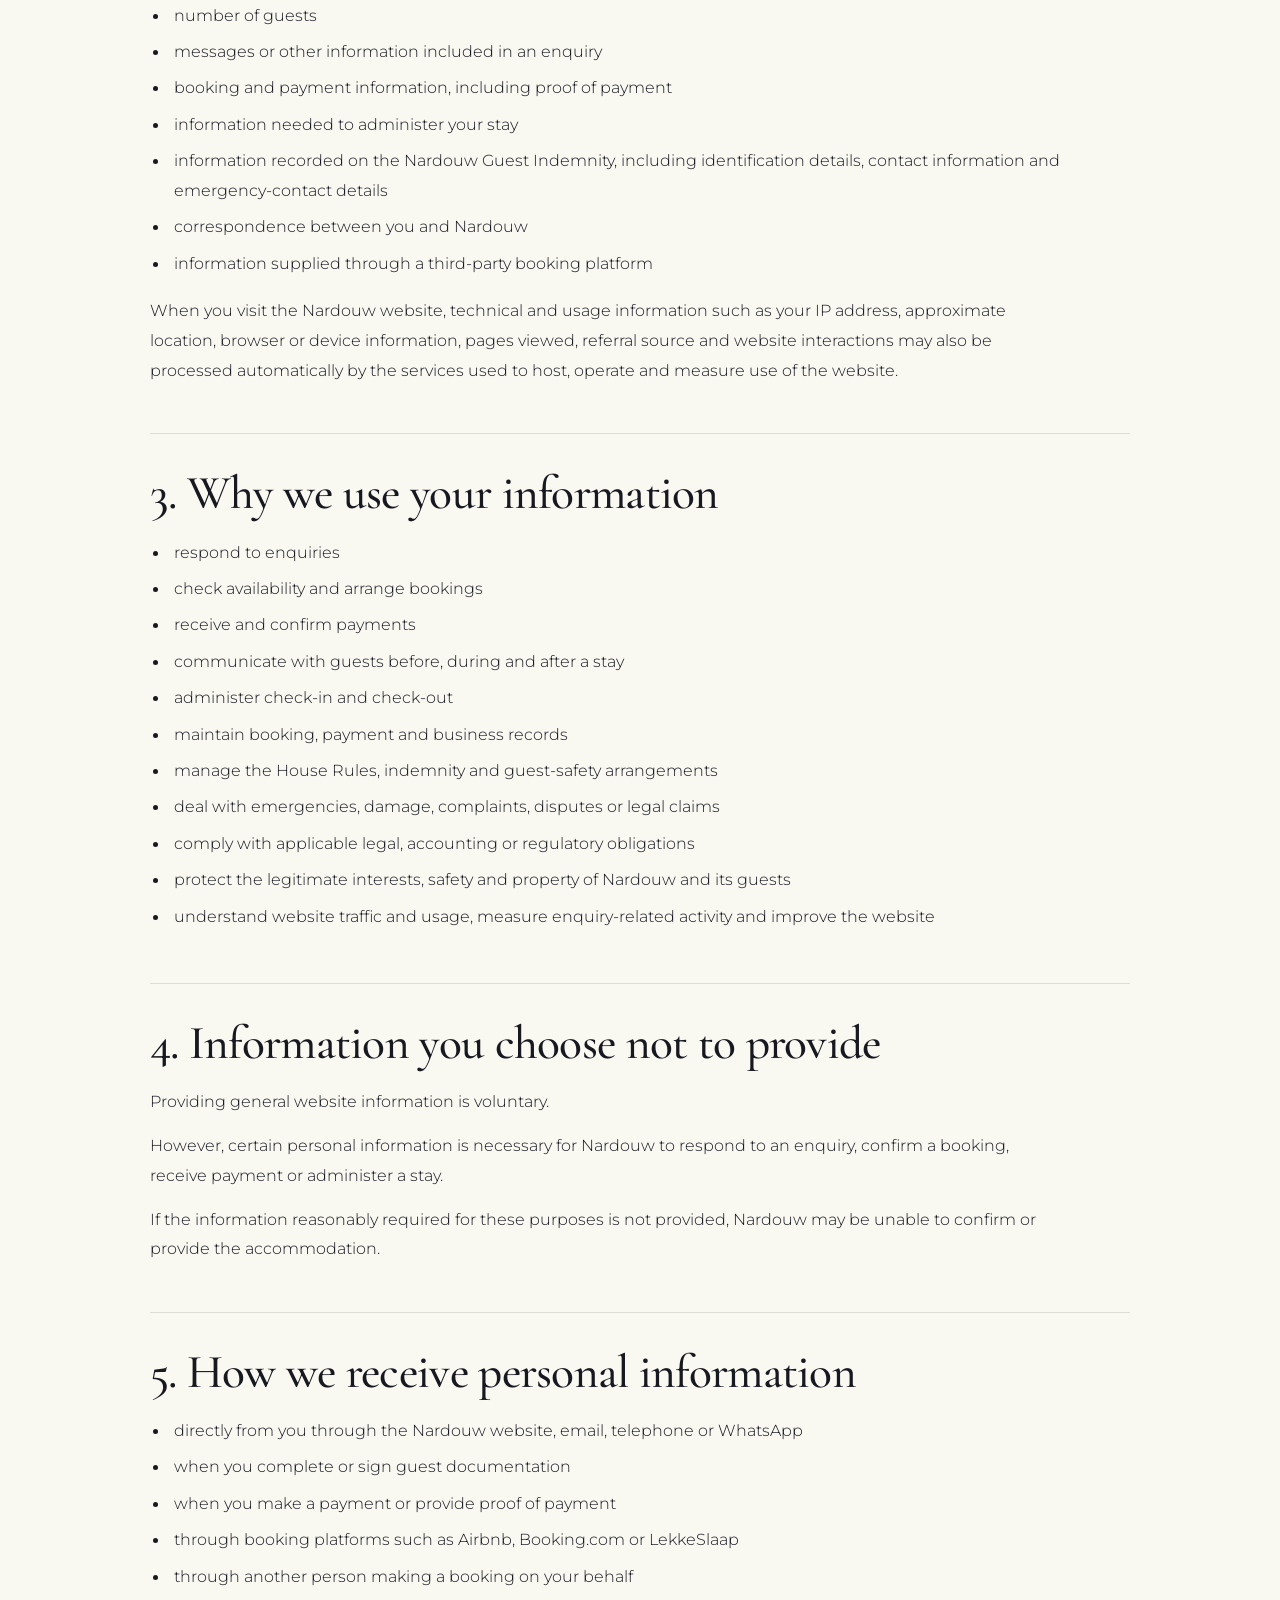
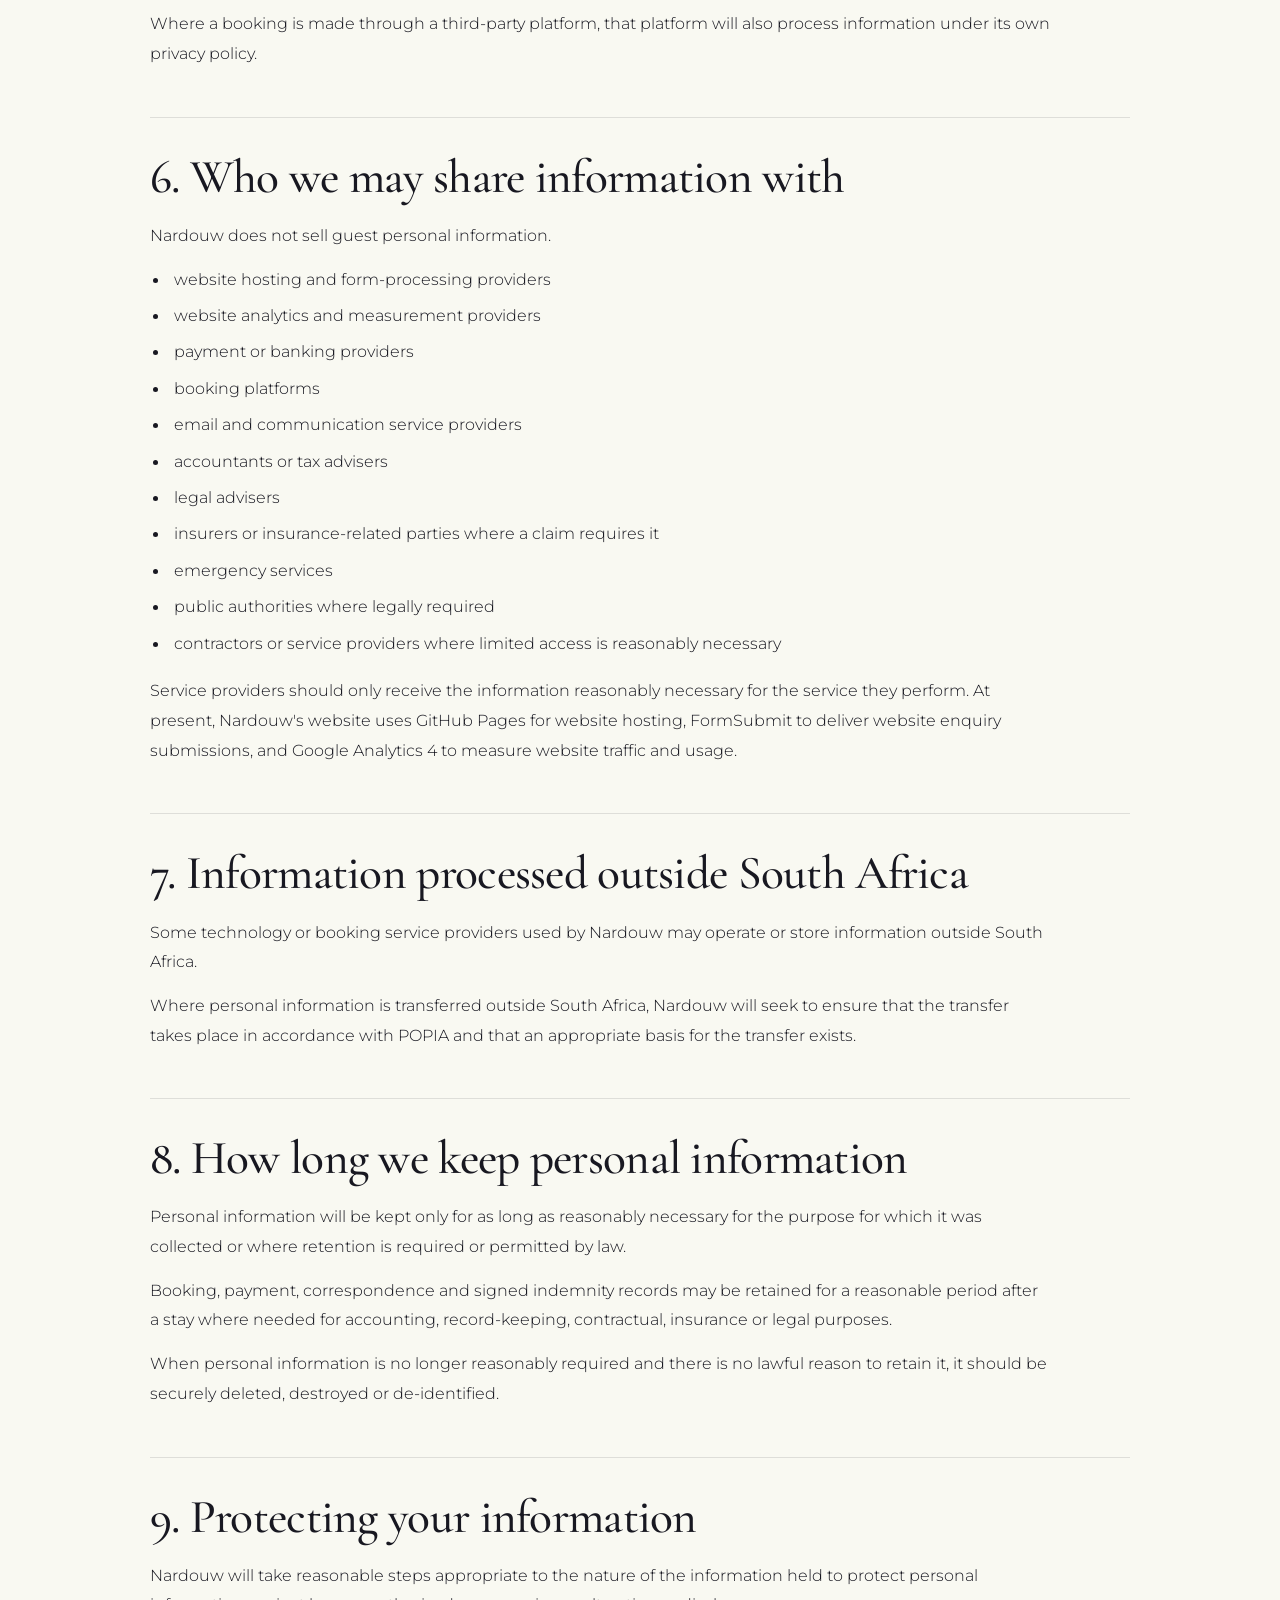
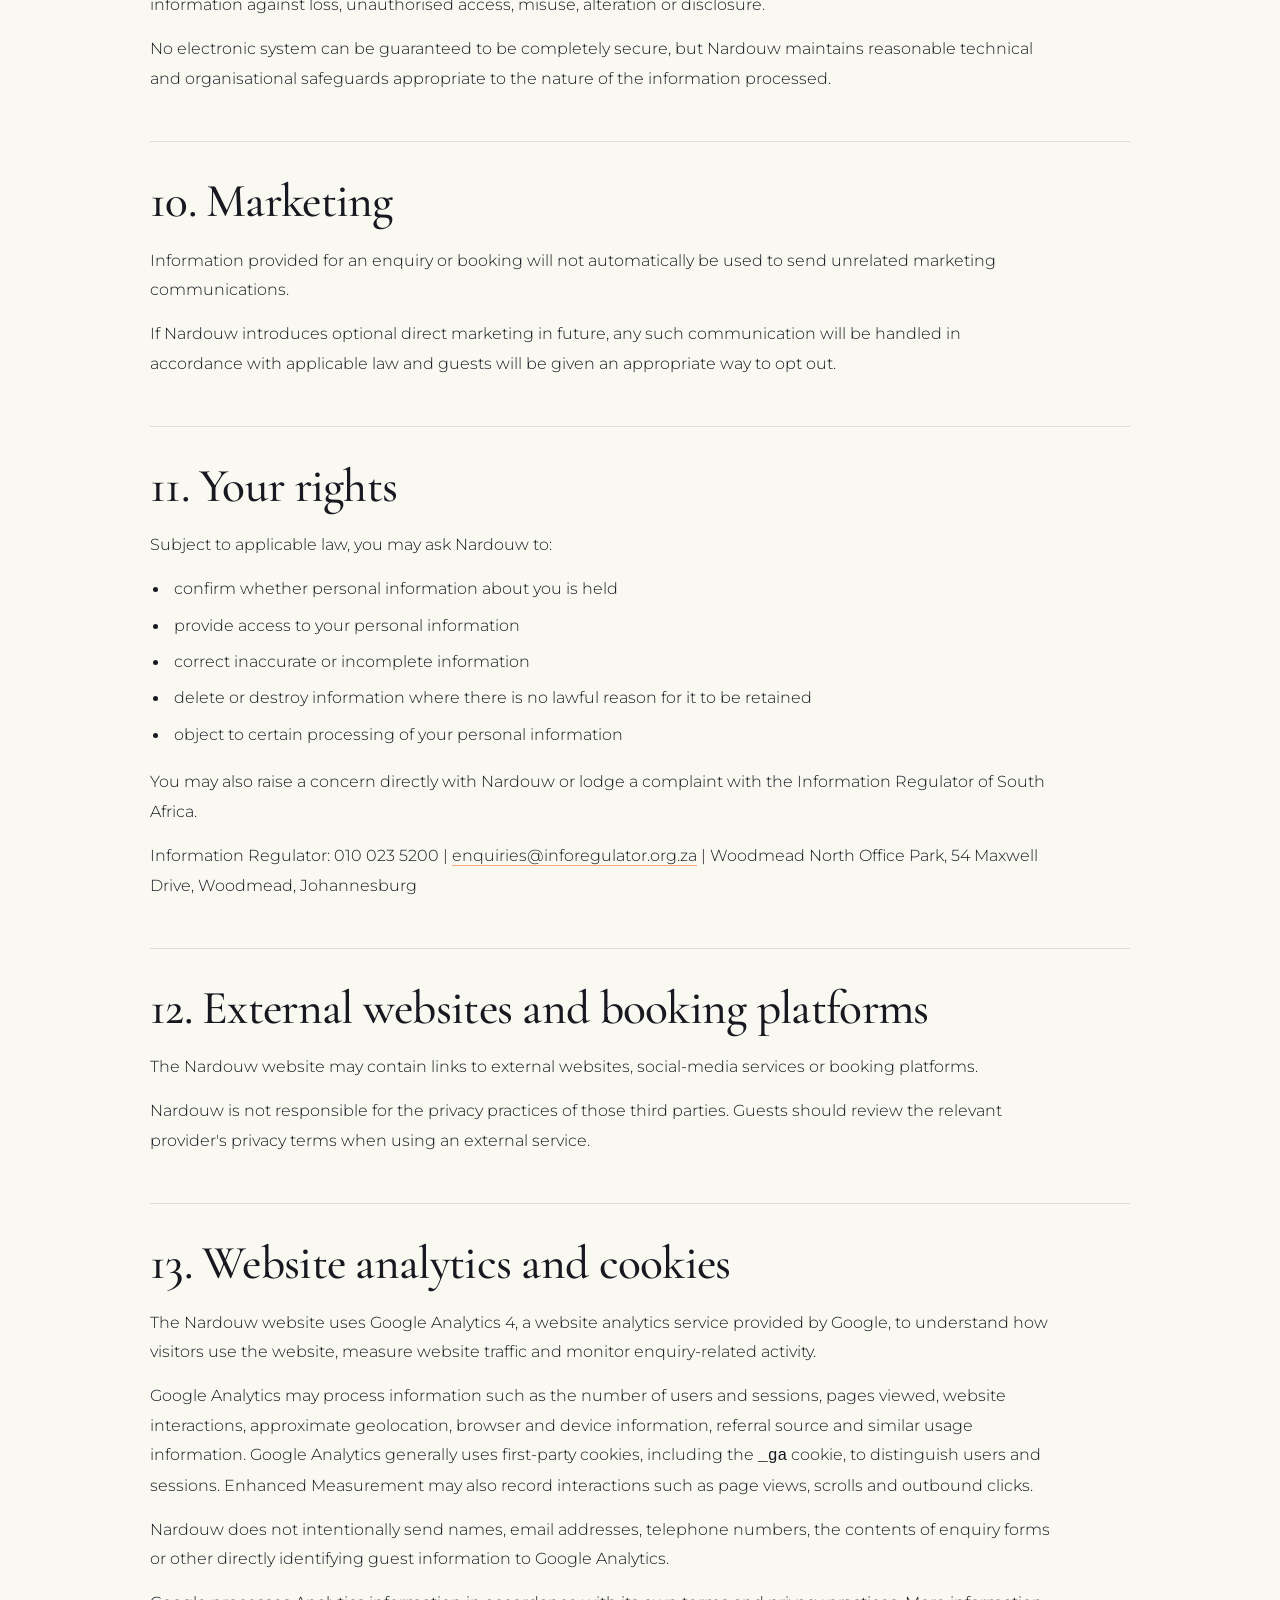
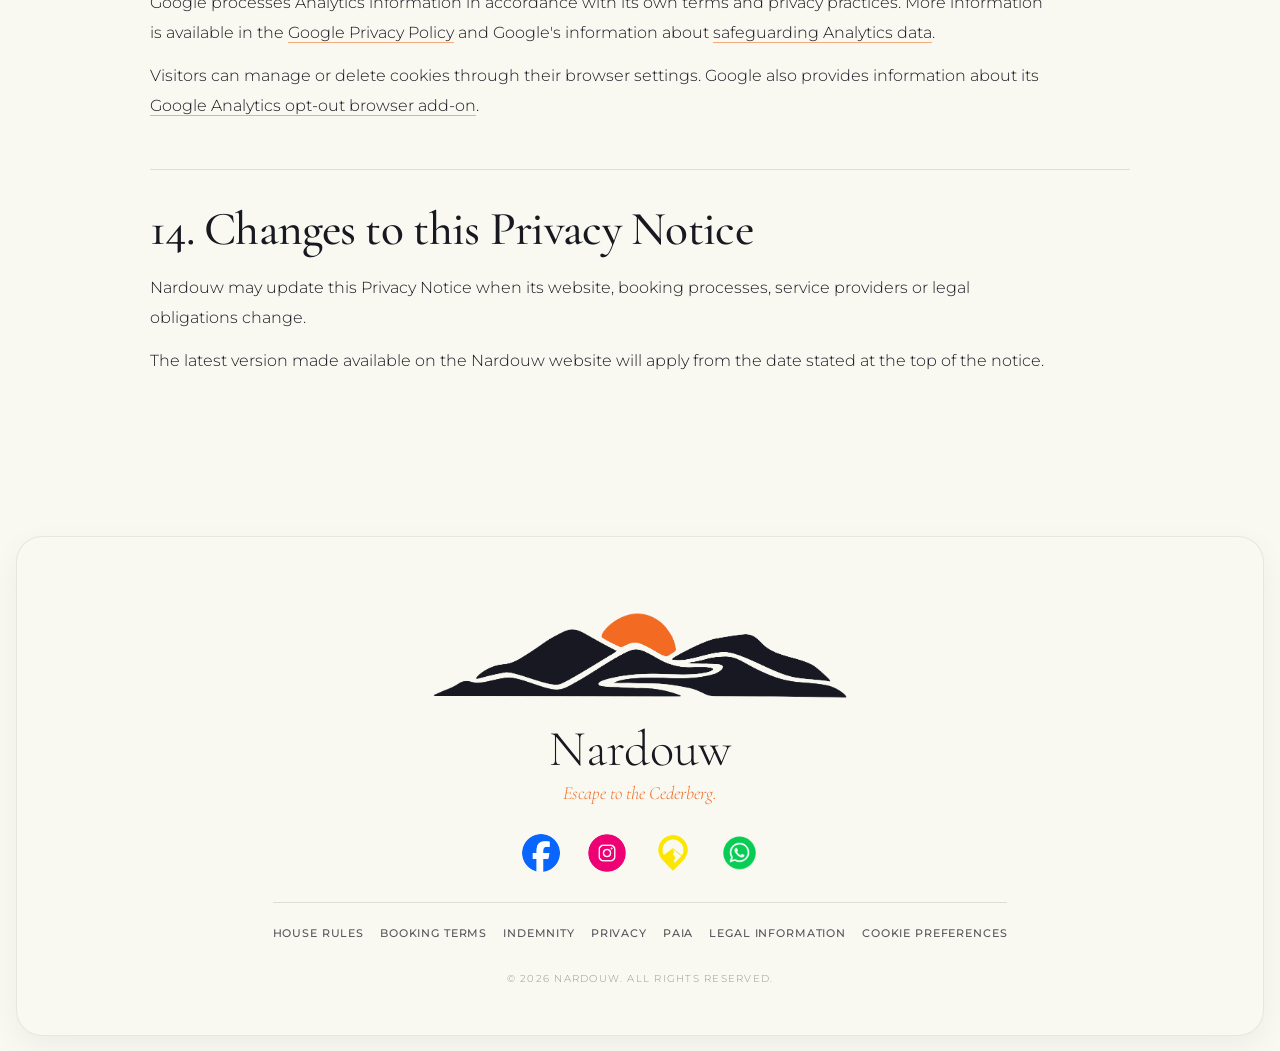
<file: privacy.html>
<!DOCTYPE html>
<html lang="en"><head>
<meta charset="utf-8"/><meta content="width=device-width,initial-scale=1" name="viewport"/>
<title>Privacy Notice | Nardouw</title><meta content="Nardouw Privacy Notice explaining how personal information is collected, used, stored and shared." name="description"/>
<link href="styles.css" rel="stylesheet"/><link href="legal-site.css" rel="stylesheet"/><link href="images/nardouw-mark.png" rel="icon" type="image/png"/>
<link href="https://nardouw.co.za/privacy.html" rel="canonical"/><meta content="Nardouw" property="og:site_name"/><meta content="https://nardouw.co.za/privacy.html" property="og:url"/></head><body>
<header class="site-header"><div class="container nav"><a aria-label="Nardouw home" class="brand" href="index.html"><img alt="Nardouw" class="brand-logo-lockup" src="images/nardouw-logo-header.webp"/></a><button aria-expanded="false" aria-label="Open menu" class="menu-btn">☰</button><nav class="nav-links"><a href="index.html">Home</a><a href="accommodation.html">Accommodation</a><a href="activities.html">Activities</a><a href="our-story.html">Our Story</a><a class="nav-cta" href="enquire.html">Enquire</a></nav></div></header>
<main>
<section class="legal-hero"><div class="container"><p class="eyebrow">Privacy</p><h1 class="display">Privacy Notice</h1><p>How Nardouw collects, uses, stores and shares personal information.</p><a class="btn btn-light legal-download" href="documents/Nardouw_Privacy_Notice.pdf" download>Download PDF</a></div></section>
<section class="section legal-page"><div class="container legal-layout"><article class="legal-content">
<div class="legal-version">Version 1.1 <span>·</span> Effective 15 September 2026</div>
<p>Nardouw respects the privacy of its guests and website visitors. This Privacy Notice explains how personal information is collected, used, stored and shared when you enquire about, book or stay at Nardouw.</p>
<p>Nardouw is operated by Mario Jan Louw and processes personal information in accordance with the Protection of Personal Information Act 4 of 2013 (POPIA).</p>

<section class="legal-section"><h2>1. Who is responsible for your information?</h2>
<p>Nardouw, operated by Mario Jan Louw</p>
<p>Physical address: Nardouw Farm, Clanwilliam, 8135, Western Cape, South Africa</p>
<p>Postal address: P.O. Box 60, Clanwilliam, 8135, South Africa</p>
<p>Email: <a href="mailto:nardouwcamping@gmail.com">nardouwcamping@gmail.com</a></p>
<p>Telephone / WhatsApp: 083 645 8334</p>
<p>Information Officer: Mario Jan Louw</p>
<p>Information Regulator registration number: 2026-066604</p>
<p>Questions or requests relating to your personal information may be sent using these contact details.</p></section>

<section class="legal-section"><h2>2. What information we may collect</h2><ul>
<li>your name and surname</li>
<li>email address</li>
<li>telephone or WhatsApp number</li>
<li>arrival and departure dates</li>
<li>number of guests</li>
<li>messages or other information included in an enquiry</li>
<li>booking and payment information, including proof of payment</li>
<li>information needed to administer your stay</li>
<li>information recorded on the Nardouw Guest Indemnity, including identification details, contact information and emergency-contact details</li>
<li>correspondence between you and Nardouw</li>
<li>information supplied through a third-party booking platform</li>
</ul>
<p>When you visit the Nardouw website, technical and usage information such as your IP address, approximate location, browser or device information, pages viewed, referral source and website interactions may also be processed automatically by the services used to host, operate and measure use of the website.</p></section>

<section class="legal-section"><h2>3. Why we use your information</h2><ul>
<li>respond to enquiries</li>
<li>check availability and arrange bookings</li>
<li>receive and confirm payments</li>
<li>communicate with guests before, during and after a stay</li>
<li>administer check-in and check-out</li>
<li>maintain booking, payment and business records</li>
<li>manage the House Rules, indemnity and guest-safety arrangements</li>
<li>deal with emergencies, damage, complaints, disputes or legal claims</li>
<li>comply with applicable legal, accounting or regulatory obligations</li>
<li>protect the legitimate interests, safety and property of Nardouw and its guests</li>
<li>understand website traffic and usage, measure enquiry-related activity and improve the website</li>
</ul></section>

<section class="legal-section"><h2>4. Information you choose not to provide</h2>
<p>Providing general website information is voluntary.</p>
<p>However, certain personal information is necessary for Nardouw to respond to an enquiry, confirm a booking, receive payment or administer a stay.</p>
<p>If the information reasonably required for these purposes is not provided, Nardouw may be unable to confirm or provide the accommodation.</p></section>

<section class="legal-section"><h2>5. How we receive personal information</h2><ul>
<li>directly from you through the Nardouw website, email, telephone or WhatsApp</li>
<li>when you complete or sign guest documentation</li>
<li>when you make a payment or provide proof of payment</li>
<li>through booking platforms such as Airbnb, Booking.com or LekkeSlaap</li>
<li>through another person making a booking on your behalf</li>
</ul>
<p>Where a booking is made through a third-party platform, that platform will also process information under its own privacy policy.</p></section>

<section class="legal-section"><h2>6. Who we may share information with</h2>
<p>Nardouw does not sell guest personal information.</p>
<ul>
<li>website hosting and form-processing providers</li>
<li>website analytics and measurement providers</li>
<li>payment or banking providers</li>
<li>booking platforms</li>
<li>email and communication service providers</li>
<li>accountants or tax advisers</li>
<li>legal advisers</li>
<li>insurers or insurance-related parties where a claim requires it</li>
<li>emergency services</li>
<li>public authorities where legally required</li>
<li>contractors or service providers where limited access is reasonably necessary</li>
</ul>
<p>Service providers should only receive the information reasonably necessary for the service they perform. At present, Nardouw's website uses GitHub Pages for website hosting, FormSubmit to deliver website enquiry submissions, and Google Analytics 4 to measure website traffic and usage.</p></section>

<section class="legal-section"><h2>7. Information processed outside South Africa</h2>
<p>Some technology or booking service providers used by Nardouw may operate or store information outside South Africa.</p>
<p>Where personal information is transferred outside South Africa, Nardouw will seek to ensure that the transfer takes place in accordance with POPIA and that an appropriate basis for the transfer exists.</p></section>

<section class="legal-section"><h2>8. How long we keep personal information</h2>
<p>Personal information will be kept only for as long as reasonably necessary for the purpose for which it was collected or where retention is required or permitted by law.</p>
<p>Booking, payment, correspondence and signed indemnity records may be retained for a reasonable period after a stay where needed for accounting, record-keeping, contractual, insurance or legal purposes.</p>
<p>When personal information is no longer reasonably required and there is no lawful reason to retain it, it should be securely deleted, destroyed or de-identified.</p></section>

<section class="legal-section"><h2>9. Protecting your information</h2>
<p>Nardouw will take reasonable steps appropriate to the nature of the information held to protect personal information against loss, unauthorised access, misuse, alteration or disclosure.</p>
<p>No electronic system can be guaranteed to be completely secure, but Nardouw maintains reasonable technical and organisational safeguards appropriate to the nature of the information processed.</p></section>

<section class="legal-section"><h2>10. Marketing</h2>
<p>Information provided for an enquiry or booking will not automatically be used to send unrelated marketing communications.</p>
<p>If Nardouw introduces optional direct marketing in future, any such communication will be handled in accordance with applicable law and guests will be given an appropriate way to opt out.</p></section>

<section class="legal-section"><h2>11. Your rights</h2>
<p>Subject to applicable law, you may ask Nardouw to:</p>
<ul>
<li>confirm whether personal information about you is held</li>
<li>provide access to your personal information</li>
<li>correct inaccurate or incomplete information</li>
<li>delete or destroy information where there is no lawful reason for it to be retained</li>
<li>object to certain processing of your personal information</li>
</ul>
<p>You may also raise a concern directly with Nardouw or lodge a complaint with the Information Regulator of South Africa.</p>
<p>Information Regulator: 010 023 5200 | <a href="mailto:enquiries@inforegulator.org.za">enquiries@inforegulator.org.za</a> | Woodmead North Office Park, 54 Maxwell Drive, Woodmead, Johannesburg</p></section>

<section class="legal-section"><h2>12. External websites and booking platforms</h2>
<p>The Nardouw website may contain links to external websites, social-media services or booking platforms.</p>
<p>Nardouw is not responsible for the privacy practices of those third parties. Guests should review the relevant provider's privacy terms when using an external service.</p></section>

<section class="legal-section"><h2>13. Website analytics and cookies</h2>
<p>The Nardouw website uses Google Analytics 4, a website analytics service provided by Google, to understand how visitors use the website, measure website traffic and monitor enquiry-related activity.</p>
<p>Google Analytics may process information such as the number of users and sessions, pages viewed, website interactions, approximate geolocation, browser and device information, referral source and similar usage information. Google Analytics generally uses first-party cookies, including the <code>_ga</code> cookie, to distinguish users and sessions. Enhanced Measurement may also record interactions such as page views, scrolls and outbound clicks.</p>
<p>Nardouw does not intentionally send names, email addresses, telephone numbers, the contents of enquiry forms or other directly identifying guest information to Google Analytics.</p>
<p>Google processes Analytics information in accordance with its own terms and privacy practices. More information is available in the <a href="https://policies.google.com/privacy" target="_blank" rel="noopener noreferrer">Google Privacy Policy</a> and Google's information about <a href="https://support.google.com/analytics/answer/6004245" target="_blank" rel="noopener noreferrer">safeguarding Analytics data</a>.</p>
<p>Visitors can manage or delete cookies through their browser settings. Google also provides information about its <a href="https://support.google.com/analytics/answer/181881" target="_blank" rel="noopener noreferrer">Google Analytics opt-out browser add-on</a>.</p></section>

<section class="legal-section"><h2>14. Changes to this Privacy Notice</h2>
<p>Nardouw may update this Privacy Notice when its website, booking processes, service providers or legal obligations change.</p>
<p>The latest version made available on the Nardouw website will apply from the date stated at the top of the notice.</p></section>

</article></div></section>
</main>
<footer class="site-footer"><div class="container footer-inner">
  <img alt="Nardouw mountain and sun mark" class="footer-logo-mark" src="images/nardouw-footer-logo.png"/>
  <div class="footer-brand">Nardouw</div>
  <div class="footer-tag">Escape to the Cederberg.</div>
  <nav class="footer-social-icons" aria-label="Nardouw social links">
    <a class="footer-icon-link" href="https://www.facebook.com/Nardouw" target="_blank" rel="noopener noreferrer" aria-label="Nardouw on Facebook" title="Facebook"><img src="images/facebook.png" alt="Facebook"/></a>
    <a class="footer-icon-link" href="https://www.instagram.com/nardouwglamping/" target="_blank" rel="noopener noreferrer" aria-label="Nardouw on Instagram" title="Instagram"><img src="images/instagram.png" alt="Instagram"/></a>
    <a class="footer-icon-link" href="https://thetopo.com/crags/the-north-nardouw" target="_blank" rel="noopener noreferrer" aria-label="North Nardouw on The Topo" title="The Topo"><img src="images/27crags-transparent.png" alt="The Topo"/></a>
    <a class="footer-icon-link" href="https://wa.me/27836458334" target="_blank" rel="noopener noreferrer" aria-label="Chat with Nardouw on WhatsApp" title="WhatsApp"><img src="images/whatsapp.png" alt="WhatsApp"/></a>
  </nav>
  <nav class="footer-legal-links" aria-label="Guest and legal information">
    <a href="house-rules.html">House Rules</a>
    <a href="booking-terms.html">Booking Terms</a>
    <a href="documents/Nardouw_Guest_Indemnity_Form.pdf">Indemnity</a>
    <a href="privacy.html">Privacy</a>
    <a href="documents/Nardouw_PAIA_Manual.pdf">PAIA</a>
    <a href="legal.html">Legal Information</a>
  </nav>
  <div class="footer-meta">© 2026 Nardouw. All rights reserved.</div>
</div></footer><script src="script.js"></script></body></html>
</file>
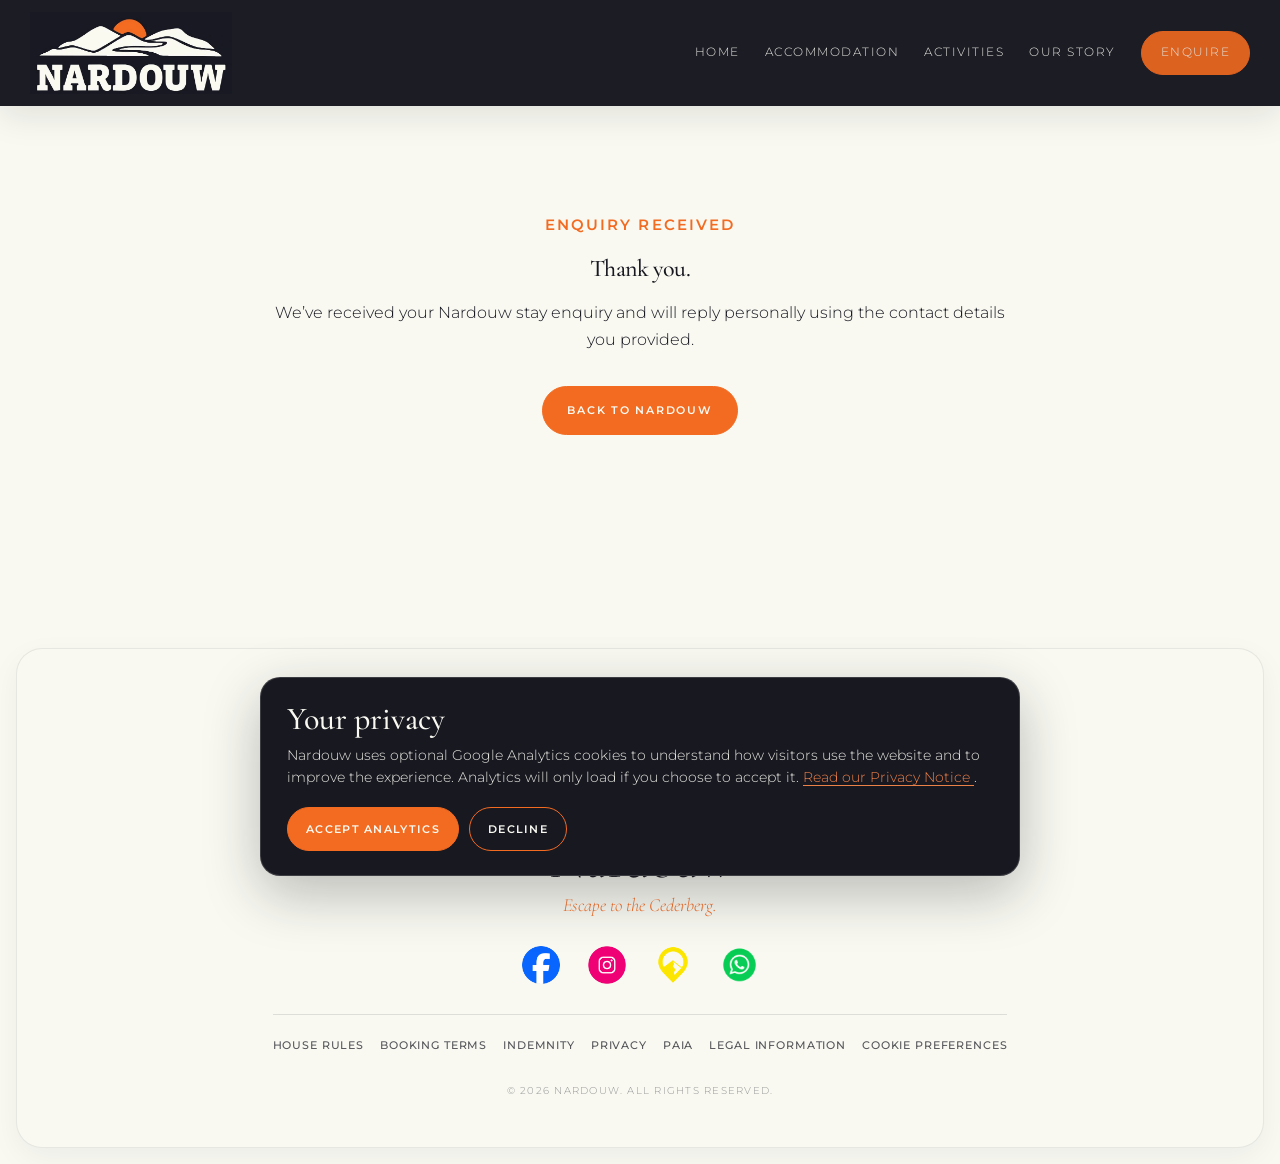
<file: success.html>
<!DOCTYPE html>
<html lang="en"><head>
<meta charset="utf-8"/><meta content="width=device-width,initial-scale=1" name="viewport"/><title>Thank You | Nardouw</title><meta content="Thank you for your Nardouw stay enquiry." name="description"/><link href="styles.css" rel="stylesheet"/><link href="legal-site.css" rel="stylesheet"/><link href="images/nardouw-mark.png" rel="icon" type="image/png"/><link href="https://nardouw.co.za/success.html" rel="canonical"/><meta content="Nardouw" property="og:site_name"/><meta content="https://nardouw.co.za/success.html" property="og:url"/></head><body>
<header class="site-header scrolled"><div class="container nav"><a aria-label="Nardouw home" class="brand" href="index.html"><img alt="Nardouw" class="brand-logo-lockup" src="images/nardouw-logo-header.webp"/></a><button aria-expanded="false" aria-label="Open menu" class="menu-btn">☰</button><nav class="nav-links"><a href="index.html">Home</a><a href="accommodation.html">Accommodation</a><a href="activities.html">Activities</a><a href="our-story.html">Our Story</a><a class="nav-cta" href="enquire.html">Enquire</a></nav></div></header>
<main><section class="section" style="min-height:72vh;display:flex;align-items:center"><div class="container" style="max-width:760px;text-align:center"><p class="eyebrow">Enquiry received</p><h1 class="display">Thank you.</h1><p>We’ve received your Nardouw stay enquiry and will reply personally using the contact details you provided.</p><div style="margin-top:2rem"><a class="btn btn-solid" href="index.html">Back to Nardouw</a></div></div></section></main>
<footer class="site-footer"><div class="container footer-inner">
  <img alt="Nardouw mountain and sun mark" class="footer-logo-mark" src="images/nardouw-footer-logo.png"/>
  <div class="footer-brand">Nardouw</div>
  <div class="footer-tag">Escape to the Cederberg.</div>
  <nav class="footer-social-icons" aria-label="Nardouw social links">
    <a class="footer-icon-link" href="https://www.facebook.com/Nardouw" target="_blank" rel="noopener noreferrer" aria-label="Nardouw on Facebook" title="Facebook"><img src="images/facebook.png" alt="Facebook"/></a>
    <a class="footer-icon-link" href="https://www.instagram.com/nardouwglamping/" target="_blank" rel="noopener noreferrer" aria-label="Nardouw on Instagram" title="Instagram"><img src="images/instagram.png" alt="Instagram"/></a>
    <a class="footer-icon-link" href="https://thetopo.com/crags/the-north-nardouw" target="_blank" rel="noopener noreferrer" aria-label="North Nardouw on The Topo" title="The Topo"><img src="images/27crags-transparent.png" alt="The Topo"/></a>
    <a class="footer-icon-link" href="https://wa.me/27836458334" target="_blank" rel="noopener noreferrer" aria-label="Chat with Nardouw on WhatsApp" title="WhatsApp"><img src="images/whatsapp.png" alt="WhatsApp"/></a>
  </nav>
  
  <nav class="footer-legal-links" aria-label="Guest and legal information">
    <a href="house-rules.html">House Rules</a>
    <a href="booking-terms.html">Booking Terms</a>
    <a href="documents/Nardouw_Guest_Indemnity_Form.pdf">Indemnity</a>
    <a href="privacy.html">Privacy</a>
    <a href="documents/Nardouw_PAIA_Manual.pdf">PAIA</a>
    <a href="legal.html">Legal Information</a>
  </nav>
  <div class="footer-meta">© 2026 Nardouw. All rights reserved.</div>
</div></footer><script src="script.js"></script></body></html>
</file>
<file: styles.css>
@import url('https://fonts.googleapis.com/css2?family=Cormorant+Garamond:ital,wght@0,400;0,500;0,600;1,400&family=Montserrat:wght@300;400;500;600&display=swap');

:root{
  --navy:#181821;
  --ivory:#f9f9f2;
  --orange:#f26b21;
  --sand:#eee8dd;
  --muted:#6e6a66;
  --line:rgba(24,24,33,.18);
  --white:#fff;
  --max:1220px;
  --radius:26px;
  --radius-sm:16px;
}

*{box-sizing:border-box}
html{scroll-behavior:smooth}
body{margin:0;background:var(--ivory);color:var(--navy);font-family:Montserrat,Arial,sans-serif;font-weight:300;line-height:1.68}
body.menu-open{overflow:hidden}
img{display:block;width:100%;height:auto}
a{color:inherit;text-decoration:none}
button,input,select,textarea{font:inherit}
.container{width:min(var(--max),calc(100% - 56px));margin:auto}
.display{font-family:'Cormorant Garamond',Georgia,serif;font-weight:500;line-height:.96;letter-spacing:-.025em}
.eyebrow{text-transform:uppercase;letter-spacing:.14em;font-size:clamp(.90rem,1.15vw,1rem);font-weight:600;margin:0 0 18px;color:var(--orange)}
.muted{color:var(--muted)}

/* Brand header */
.site-header{position:fixed;inset:0 0 auto;z-index:50;color:var(--ivory);background:rgba(24,24,33,.98);box-shadow:0 10px 32px rgba(24,24,33,.10);transition:.25s}
.site-header.scrolled,.site-header.menu-active{background:rgba(24,24,33,.995);box-shadow:0 12px 34px rgba(24,24,33,.18)}
.nav{height:106px;display:flex;align-items:center;justify-content:space-between;gap:30px}
.brand{display:flex;align-items:center;flex:0 0 auto}
.brand-logo-lockup{width:205px;height:82px;object-fit:contain;object-position:left center}
.nav-links{display:flex;align-items:center;gap:25px;font-size:.72rem;text-transform:uppercase;letter-spacing:.13em}
.nav-links a{opacity:.9;padding:8px 0;transition:.2s}
.nav-links a:hover,.nav-links a.active{opacity:1;color:var(--orange);border-bottom:1px solid var(--orange)}
.nav-links .nav-cta{border:1px solid var(--orange);background:var(--orange);color:var(--ivory);padding:11px 19px;border-radius:999px}
.nav-links .nav-cta:hover,.nav-links .nav-cta.active{border:1px solid var(--ivory);background:var(--ivory);color:var(--navy)}
.menu-btn{display:none;background:transparent;border:1px solid rgba(249,249,242,.3);border-radius:999px;color:var(--ivory);font-size:1.6rem;line-height:1;padding:8px 11px;cursor:pointer}

/* Hero */
.hero{min-height:100svh;background:linear-gradient(rgba(24,24,33,.12),rgba(24,24,33,.52)),url('images/cabin-exterior.webp') center/cover no-repeat;color:var(--ivory);display:grid;align-items:end;padding:220px 0 88px;margin:0 16px 0;border-radius:0 0 var(--radius) var(--radius);overflow:hidden}
.hero-inner{max-width:1080px}.hero h1{font-size:clamp(4rem,8.4vw,8.2rem);margin:0 0 26px;max-width:1050px}.hero-copy{max-width:680px;font-size:1.01rem;margin:0 0 34px}.hero .eyebrow,.page-hero .eyebrow,.section-dark .eyebrow,.cta-band .eyebrow{color:#ff8a4c}

.btn{display:inline-flex;align-items:center;justify-content:center;min-height:49px;padding:0 24px;border:1px solid var(--navy);border-radius:999px;text-transform:uppercase;letter-spacing:.16em;font-size:.69rem;font-weight:600;background:transparent;cursor:pointer;transition:.22s}
.btn:hover{background:var(--orange);color:var(--ivory);border-color:var(--orange)}
.btn-light{border-color:var(--ivory);color:var(--ivory)}
.btn-light:hover{background:var(--orange);color:var(--ivory);border-color:var(--orange)}
.btn-solid{background:var(--orange);color:var(--ivory);border-color:var(--orange)}
.btn-solid:hover{background:var(--navy);color:var(--ivory);border-color:var(--navy)}

.section{padding:112px 0}
.section-sand{background:var(--sand);margin:0 16px;border-radius:var(--radius)}
.section-dark{background:var(--navy);color:var(--ivory);margin:0 16px;border-radius:var(--radius)}
.intro-grid,.story-grid,.contact-grid{display:grid;grid-template-columns:1fr 1fr;gap:80px;align-items:center}
.intro-copy h2,.section-heading h2,.story-grid h2,.contact-grid h2{font-size:clamp(3rem,5.2vw,5.4rem);margin:0 0 26px}
.intro-copy p{max-width:600px}
.portrait{aspect-ratio:4/5;object-fit:cover;border-radius:var(--radius)}
.wide-photo{aspect-ratio:16/9;object-fit:cover;border-radius:var(--radius)}
.section-heading{max-width:830px;margin-bottom:54px}.section-heading.center{text-align:center;margin-left:auto;margin-right:auto}.section-heading p:last-child{max-width:680px}

.home-mosaic{display:grid;grid-template-columns:1.1fr .9fr .9fr;grid-template-rows:315px 315px;gap:16px}.home-mosaic img{height:100%;object-fit:cover;border-radius:var(--radius-sm)}.home-mosaic img:first-child{grid-row:1/3}.home-mosaic img:nth-child(4){grid-column:2/4}
.experience-grid{display:grid;grid-template-columns:repeat(4,1fr);gap:16px}.experience-card{position:relative;min-height:430px;overflow:hidden;background:#ccc;border-radius:var(--radius);box-shadow:0 10px 30px rgba(24,24,33,.08)}.experience-card img{height:100%;object-fit:cover;transition:transform .5s}.experience-card:hover img{transform:scale(1.025)}.card-overlay{position:absolute;inset:auto 0 0;padding:95px 24px 24px;background:linear-gradient(transparent,rgba(24,24,33,.86));color:var(--ivory)}.card-overlay h3{font-family:'Cormorant Garamond',Georgia,serif;font-size:2.15rem;font-weight:500;margin:0 0 6px}.card-overlay p{font-size:.82rem;margin:0;opacity:.92}
.cta-band{padding:90px 0;background:var(--navy);color:var(--ivory);text-align:center;margin:0 16px 16px;border-radius:var(--radius)}.cta-band h2{font-size:clamp(3rem,6vw,5.5rem);margin:0 0 20px}.cta-band p{max-width:650px;margin:0 auto 30px}.ticker{overflow:hidden;white-space:nowrap;border-top:1px solid rgba(249,249,242,.2);border-bottom:1px solid rgba(249,249,242,.2);padding:14px 0;margin-top:58px;text-transform:uppercase;letter-spacing:.18em;font-size:.7rem}

.page-hero{min-height:66svh;display:grid;align-items:end;color:var(--ivory);padding:195px 0 72px;background:linear-gradient(rgba(24,24,33,.18),rgba(24,24,33,.58)),var(--bg) center/cover no-repeat;margin:0 16px;border-radius:0 0 var(--radius) var(--radius);overflow:hidden}.page-hero h1{font-size:clamp(4rem,8vw,7.5rem);margin:0;max-width:1000px}.page-hero .eyebrow{margin-bottom:12px}
.gallery{display:grid;grid-template-columns:repeat(3,minmax(0,1fr));gap:14px;align-items:start}
.gallery-column{display:flex;flex-direction:column;gap:14px;min-width:0}.gallery button{border:0;padding:0;background:none;cursor:zoom-in;overflow:hidden;border-radius:var(--radius-sm);box-shadow:0 8px 24px rgba(24,24,33,.06);display:block;width:100%;margin:0}
.gallery img{display:block;width:100%;height:auto;aspect-ratio:auto;object-fit:contain;transition:transform .45s}
.gallery button:hover img{transform:scale(1.015)}
.amenities{display:grid;grid-template-columns:repeat(2,1fr);gap:14px 18px;margin:30px 0 0;padding:0;list-style:none}.amenities li{padding:16px 18px;border:1px solid rgba(24,24,33,.08);background:rgba(249,249,242,.58);border-radius:var(--radius-sm)}
.rates{display:grid;grid-template-columns:repeat(3,1fr);gap:18px;margin-top:36px}.rate{border:1px solid var(--line);border-radius:var(--radius-sm);padding:24px;background:#fff}.rate strong{display:block;font-family:'Cormorant Garamond',Georgia,serif;font-size:2.15rem;font-weight:600;color:var(--orange)}.conditions{margin-top:26px;max-width:780px}.lightbox{position:fixed;inset:0;z-index:100;background:rgba(24,24,33,.96);display:none;align-items:center;justify-content:center;padding:30px}.lightbox.open{display:flex}.lightbox img{max-width:min(1200px,92vw);max-height:88vh;object-fit:contain;border-radius:var(--radius-sm)}.lightbox-close{position:absolute;top:22px;right:24px;border:1px solid rgba(249,249,242,.5);border-radius:999px;background:transparent;color:var(--ivory);width:44px;height:44px;font-size:1.4rem;cursor:pointer}
.activity{display:grid;grid-template-columns:1fr 1fr;min-height:560px;margin:0 16px 24px;border-radius:var(--radius);overflow:hidden;background:#fff;box-shadow:0 8px 28px rgba(24,24,33,.06)}.activity:nth-child(even){direction:rtl}.activity>*{direction:ltr}.activity img{height:100%;object-fit:cover}.activity-copy{padding:74px;display:flex;flex-direction:column;justify-content:center}.activity-copy h2{font-size:clamp(3rem,4.8vw,5rem);margin:0 0 16px}.activity-copy p:last-child{max-width:560px}.story-images{display:grid;grid-template-columns:1.25fr .75fr;gap:14px}.story-images img{height:440px;object-fit:cover;border-radius:var(--radius)}.story-images img:last-child{object-position:center}.quote{font-family:'Cormorant Garamond',Georgia,serif;font-size:2.25rem;line-height:1.25;border-left:3px solid var(--orange);padding-left:28px}

.form{display:grid;grid-template-columns:1fr 1fr;gap:18px}.field{display:flex;flex-direction:column;gap:7px}.field.full{grid-column:1/-1}.field label{font-size:.69rem;text-transform:uppercase;letter-spacing:.14em;font-weight:600}.field input,.field select,.field textarea{width:100%;border:1px solid rgba(24,24,33,.18);background:#fff;padding:13px 14px;outline:none;border-radius:14px;color:var(--navy);transition:.2s}.field input:focus,.field select:focus,.field textarea:focus{border-color:var(--orange);box-shadow:0 0 0 3px rgba(242,107,33,.10)}.field textarea{min-height:130px;resize:vertical}.form button{justify-self:start;margin-top:9px}.form-note{font-size:.78rem;color:var(--muted);margin-top:6px}.contact-list{display:grid;gap:14px;margin-top:32px}.contact-item{background:#fff;border:1px solid rgba(24,24,33,.10);border-radius:var(--radius-sm);padding:18px}.contact-item small{display:block;text-transform:uppercase;letter-spacing:.12em;font-size:.73rem;margin-bottom:4px;color:var(--orange);font-weight:600}.contact-item a,.contact-item span{font-family:'Cormorant Garamond',Georgia,serif;font-size:1.9rem;line-height:1.25}.contact-item a:hover{text-decoration:underline;text-underline-offset:4px}.direct-contact{display:flex;flex-wrap:wrap;gap:12px;margin-top:30px}.form-status{display:none;margin-top:15px;padding:12px 14px;border:1px solid var(--line);border-radius:12px;font-size:.84rem}

.site-footer{background:var(--navy);color:var(--ivory);padding:62px 0 72px;text-align:center;margin:0 16px 16px;border-radius:var(--radius)}.footer-logo{width:min(360px,80vw);margin:0 auto 8px;border-radius:10px}.footer-brand{font-family:'Cormorant Garamond',Georgia,serif;font-size:3.4rem;line-height:1;margin-top:10px}.footer-tag{font-family:'Cormorant Garamond',Georgia,serif;font-size:1.32rem;font-style:italic;opacity:.94;margin-top:8px;color:#ff8a4c}.footer-meta{font-size:.67rem;letter-spacing:.12em;text-transform:uppercase;opacity:.55;margin-top:30px}

@media(max-width:1050px){.brand-logo-lockup{width:176px;height:74px}.nav-links{gap:18px;font-size:.67rem}.experience-grid{grid-template-columns:1fr 1fr}.gallery{grid-template-columns:repeat(3,minmax(0,1fr))}}
@media(max-width:900px){.nav{height:92px}.menu-btn{display:block}.nav-links{display:none;position:absolute;top:92px;left:0;right:0;min-height:calc(100vh - 92px);background:var(--navy);padding:34px 28px;flex-direction:column;align-items:flex-start;gap:18px;font-size:.85rem}.nav-links.open{display:flex}.nav-links .nav-cta{margin-top:8px}.brand-logo-lockup{width:170px;height:70px}.hero{min-height:88svh;padding:175px 0 68px}.intro-grid,.story-grid,.contact-grid,.activity{grid-template-columns:1fr;gap:40px}.activity:nth-child(even){direction:ltr}.activity-copy{padding:54px 30px}.home-mosaic{grid-template-columns:1fr 1fr;grid-template-rows:380px 300px 300px}.home-mosaic img:first-child{grid-column:1/3;grid-row:auto}.home-mosaic img:nth-child(4){grid-column:auto}.gallery{grid-template-columns:repeat(2,minmax(0,1fr))}.rates{grid-template-columns:1fr}.amenities{grid-template-columns:1fr}.section{padding:82px 0}.story-images img{height:360px}.page-hero{padding-top:170px}}
@media(max-width:600px){.container{width:min(var(--max),calc(100% - 30px))}.nav{height:84px}.brand-logo-lockup{width:145px;height:62px}.nav-links{top:84px;min-height:calc(100vh - 84px)}.hero{margin:0 8px;border-radius:0 0 20px 20px;padding:150px 0 52px}.hero h1{font-size:clamp(3.4rem,17vw,5.5rem)}.section{padding:66px 0}.section-sand,.section-dark,.cta-band,.site-footer,.activity{margin-left:8px;margin-right:8px;border-radius:20px}.page-hero{min-height:56svh;margin:0 8px;border-radius:0 0 20px 20px;padding:145px 0 50px}.page-hero h1{font-size:clamp(3.5rem,15vw,5.3rem)}.home-mosaic{grid-template-columns:1fr;grid-template-rows:auto}.home-mosaic img,.home-mosaic img:first-child{grid-column:auto;height:330px}.experience-grid{grid-template-columns:1fr}.experience-card{min-height:420px;border-radius:20px}.gallery{grid-template-columns:1fr}.form{grid-template-columns:1fr}.field.full{grid-column:auto}.story-images{grid-template-columns:1fr}.story-images img{height:360px}.activity-copy{padding:46px 22px}.contact-item a,.contact-item span{font-size:1.6rem}.footer-brand{font-size:3rem}}

.honeypot{position:absolute!important;overflow:hidden!important;clip:rect(0 0 0 0)!important;height:1px!important;width:1px!important;margin:-1px!important;padding:0!important;border:0!important;}


/* Wix-style Nardouw footer — supplied logo and supplied social icons */
.site-footer{
  background:var(--ivory);
  color:var(--navy);
  padding:68px 0 48px;
  text-align:center;
  margin:0 16px 16px;
  border-radius:var(--radius);
  border:1px solid rgba(24,24,33,.08);
  box-shadow:0 10px 30px rgba(24,24,33,.05);
}
.footer-inner{display:flex;flex-direction:column;align-items:center;text-align:center}
.footer-logo-mark{
  width:min(430px,72vw);
  max-height:120px;
  object-fit:contain;
  margin:0 auto 18px;
}
.footer-brand{
  font-family:'Cormorant Garamond',Georgia,serif;
  font-size:3.15rem;
  line-height:1;
  color:var(--navy);
  margin:0;
}
.footer-tag{
  font-family:'Cormorant Garamond',Georgia,serif;
  font-size:1.16rem;
  line-height:1.25;
  font-style:italic;
  color:var(--orange);
  margin-top:8px;
}
.footer-social-icons{
  display:flex;
  align-items:center;
  justify-content:center;
  gap:20px;
  margin-top:24px;
}
.footer-icon-link{
  display:grid;
  place-items:center;
  width:46px;
  height:46px;
  border-radius:50%;
  transition:transform .2s ease, opacity .2s ease;
}
.footer-icon-link:hover{transform:translateY(-3px) scale(1.04);opacity:.88}
.footer-icon-link img{
  width:42px;
  height:42px;
  object-fit:contain;
}
.footer-icon-link:last-child img{width:45px;height:45px}
.footer-meta{
  font-size:.65rem;
  letter-spacing:.12em;
  text-transform:uppercase;
  color:var(--navy);
  opacity:.44;
  margin-top:27px;
}
@media(max-width:600px){
  .site-footer{margin-left:8px;margin-right:8px;border-radius:20px;padding:54px 0 40px}
  .footer-logo-mark{width:min(360px,82vw);max-height:100px;margin-bottom:16px}
  .footer-brand{font-size:2.8rem}
  .footer-social-icons{gap:17px;margin-top:22px}
  .footer-icon-link{width:43px;height:43px}
  .footer-icon-link img{width:39px;height:39px}
  .footer-icon-link:last-child img{width:42px;height:42px}
}

/* Home mosaic focal-point correction: keep the cabin visible in the tall left tile. */
@media (min-width: 901px){
  .home-mosaic img:first-child{
    object-position: 74% center;
  }
}

/* Orange accent text scale refinement */
@media(max-width:600px){
  .eyebrow{font-size:.86rem;letter-spacing:.13em}
  .contact-item small{font-size:.70rem}
  .rate strong{font-size:2rem}
  .footer-tag{font-size:1.10rem}
}

/* Accommodation gallery: preserve every photo's original proportions. */
.gallery img{width:100%;height:auto!important;aspect-ratio:auto!important;object-fit:contain!important}
@media(max-width:900px){.gallery{grid-template-columns:repeat(2,minmax(0,1fr))}}
@media(max-width:600px){.gallery{grid-template-columns:1fr}}

/* Accommodation gallery position refinement */
@media(max-width:900px){
  .gallery{grid-template-columns:1fr 1fr}
}
@media(max-width:600px){
  .gallery{grid-template-columns:1fr}
}
</file>
<file: legal-site.css>
/* Nardouw legal and guest-information integration.
   Supplemental only: deliberately leaves the existing site stylesheet untouched. */

.footer-legal-links{
  display:flex;flex-wrap:wrap;justify-content:center;gap:8px 16px;
  margin-top:26px;max-width:920px;padding-top:22px;
  border-top:1px solid rgba(24,24,33,.12);
}
.footer-legal-links a{
  font-size:.67rem;letter-spacing:.08em;text-transform:uppercase;font-weight:500;
  opacity:.72;transition:color .2s,opacity .2s;
}
.footer-legal-links a:hover{color:var(--orange);opacity:1}

.legal-hero{
  margin:0 16px;border-radius:0 0 var(--radius) var(--radius);
  background:var(--navy);color:var(--ivory);padding:190px 0 78px;
}
.legal-hero .eyebrow{color:#ff8a4c;margin-bottom:12px}
.legal-hero h1{font-size:clamp(3.7rem,7vw,6.9rem);margin:0 0 18px;max-width:1000px}
.legal-hero p:not(.eyebrow){max-width:730px;margin:0 0 28px;font-size:1rem;opacity:.9}
.legal-download{margin-top:4px}
.legal-page{padding-top:86px}
.legal-layout{max-width:980px}
.legal-content{font-size:1.02rem;line-height:1.82}
.legal-content>p:first-of-type{font-size:1.08rem}
.legal-version{display:inline-flex;gap:9px;align-items:center;margin:0 0 34px;padding:8px 12px;border:1px solid rgba(24,24,33,.12);border-radius:999px;font-size:.68rem;letter-spacing:.08em;text-transform:uppercase;color:var(--muted);background:#fff}
.legal-section{padding:34px 0;border-top:1px solid rgba(24,24,33,.12)}
.legal-section:first-of-type{margin-top:32px}
.legal-section h2{font-family:'Cormorant Garamond',Georgia,serif;font-size:clamp(2rem,3.7vw,3rem);font-weight:500;line-height:1.08;margin:0 0 18px;letter-spacing:-.015em}
.legal-section p{margin:0 0 14px;max-width:900px}
.legal-section ul{margin:8px 0 18px;padding-left:1.25rem}
.legal-section li{margin:.42rem 0;padding-left:.25rem}
.legal-section a{text-decoration:underline;text-decoration-color:rgba(242,107,33,.55);text-underline-offset:4px}
.legal-section a:hover{color:var(--orange)}
.legal-notice{margin:24px 0 26px;padding:22px 24px;border:1px solid rgba(242,107,33,.35);border-left:4px solid var(--orange);border-radius:14px;background:rgba(242,107,33,.055)}
.legal-notice strong{display:block;text-transform:uppercase;letter-spacing:.1em;font-size:.75rem;color:var(--orange);margin-bottom:7px}
.legal-notice p{margin:0}
.legal-document-grid{display:grid;grid-template-columns:repeat(2,minmax(0,1fr));gap:12px;margin-top:24px}
.legal-document-grid a{display:flex;align-items:center;justify-content:space-between;gap:18px;text-decoration:none;border:1px solid rgba(24,24,33,.12);border-radius:14px;padding:16px 18px;background:#fff;transition:.2s}
.legal-document-grid a:hover{border-color:var(--orange);transform:translateY(-1px)}
.legal-document-grid strong{font-size:.92rem}
.legal-document-grid span{font-size:.67rem;text-transform:uppercase;letter-spacing:.1em;color:var(--orange);white-space:nowrap}

.guest-info-section{padding-top:0}
.guest-info-panel{background:var(--navy);color:var(--ivory);border-radius:var(--radius);padding:70px;display:grid;grid-template-columns:minmax(0,.9fr) minmax(0,1.1fr);gap:70px;align-items:start}
.guest-info-panel .eyebrow{color:#ff8a4c}
.guest-info-panel h2{font-size:clamp(3rem,5vw,5rem);margin:0 0 20px}
.guest-info-copy>p:last-child{max-width:590px;opacity:.9}
.guest-info-links{display:grid;gap:12px}
.guest-info-link{display:flex;flex-direction:column;gap:3px;padding:18px 20px;border:1px solid rgba(249,249,242,.22);border-radius:14px;background:rgba(249,249,242,.04);transition:.2s}
.guest-info-link:hover{border-color:var(--orange);background:rgba(242,107,33,.08);transform:translateY(-1px)}
.guest-info-link span{font-family:'Cormorant Garamond',Georgia,serif;font-size:1.65rem;line-height:1.15}
.guest-info-link small{font-size:.72rem;opacity:.75;line-height:1.5}

@media(max-width:900px){
  .legal-hero{padding:165px 0 64px}
  .guest-info-panel{grid-template-columns:1fr;gap:36px;padding:48px 38px}
}
@media(max-width:600px){
  .footer-legal-links{gap:10px 14px;margin-top:22px;padding-top:20px}
  .footer-legal-links a{font-size:.62rem}
  .legal-hero{margin:0 8px;border-radius:0 0 20px 20px;padding:145px 0 50px}
  .legal-hero h1{font-size:clamp(3.1rem,14vw,4.8rem)}
  .legal-page{padding-top:58px}
  .legal-content{font-size:1rem;line-height:1.75}
  .legal-section{padding:28px 0}
  .legal-document-grid{grid-template-columns:1fr}
  .guest-info-panel{border-radius:20px;padding:38px 22px}
}
</file>
<file: activities-spacing.css>
/* Activities page refinements */
.page-hero + .activity {
  margin-top: 18px;
}

/* Desktop: substantial but still secondary to the Bouldering heading */
.crags-link {
  display: inline-flex !important;
  align-items: center !important;
  justify-content: flex-start !important;
  gap: 10px !important;
  width: 230px !important;
  max-width: 100% !important;
  box-sizing: border-box !important;
  margin-top: 22px !important;
  padding: 10px 17px !important;
  border: 1px solid rgba(24,24,33,.15) !important;
  border-radius: 999px !important;
  background: #fff !important;
  box-shadow: none !important;
  color: #181821 !important;
  text-decoration: none !important;
  font-size: .82rem !important;
  font-weight: 600 !important;
  letter-spacing: .045em !important;
  line-height: 1 !important;
  text-transform: uppercase !important;
  white-space: nowrap !important;
  transition: transform .2s ease, border-color .2s ease, box-shadow .2s ease !important;
}

.crags-link img {
  display: block !important;
  width: 32px !important;
  height: 32px !important;
  max-width: 32px !important;
  min-width: 32px !important;
  flex: 0 0 32px !important;
  object-fit: contain !important;
  margin: 0 !important;
}

.crags-link span {
  display: inline-block !important;
  margin: 0 !important;
  padding: 0 !important;
  white-space: nowrap !important;
}

.crags-link:hover {
  transform: translateY(-2px) !important;
  border-color: rgba(24,24,33,.25) !important;
  box-shadow: 0 7px 18px rgba(24,24,33,.06) !important;
}

/* Mobile: preserve the wide pill shown in the user's preferred screenshot */
@media (max-width: 600px) {
  .page-hero + .activity {
    margin-top: 12px;
  }

  .crags-link {
    width: 100% !important;
    justify-content: flex-start !important;
    margin-top: 24px !important;
    padding: 13px 18px !important;
    gap: 12px !important;
    font-size: .84rem !important;
  }

  .crags-link img {
    width: 32px !important;
    height: 32px !important;
    max-width: 32px !important;
    min-width: 32px !important;
    flex-basis: 32px !important;
  }
}
</file>
